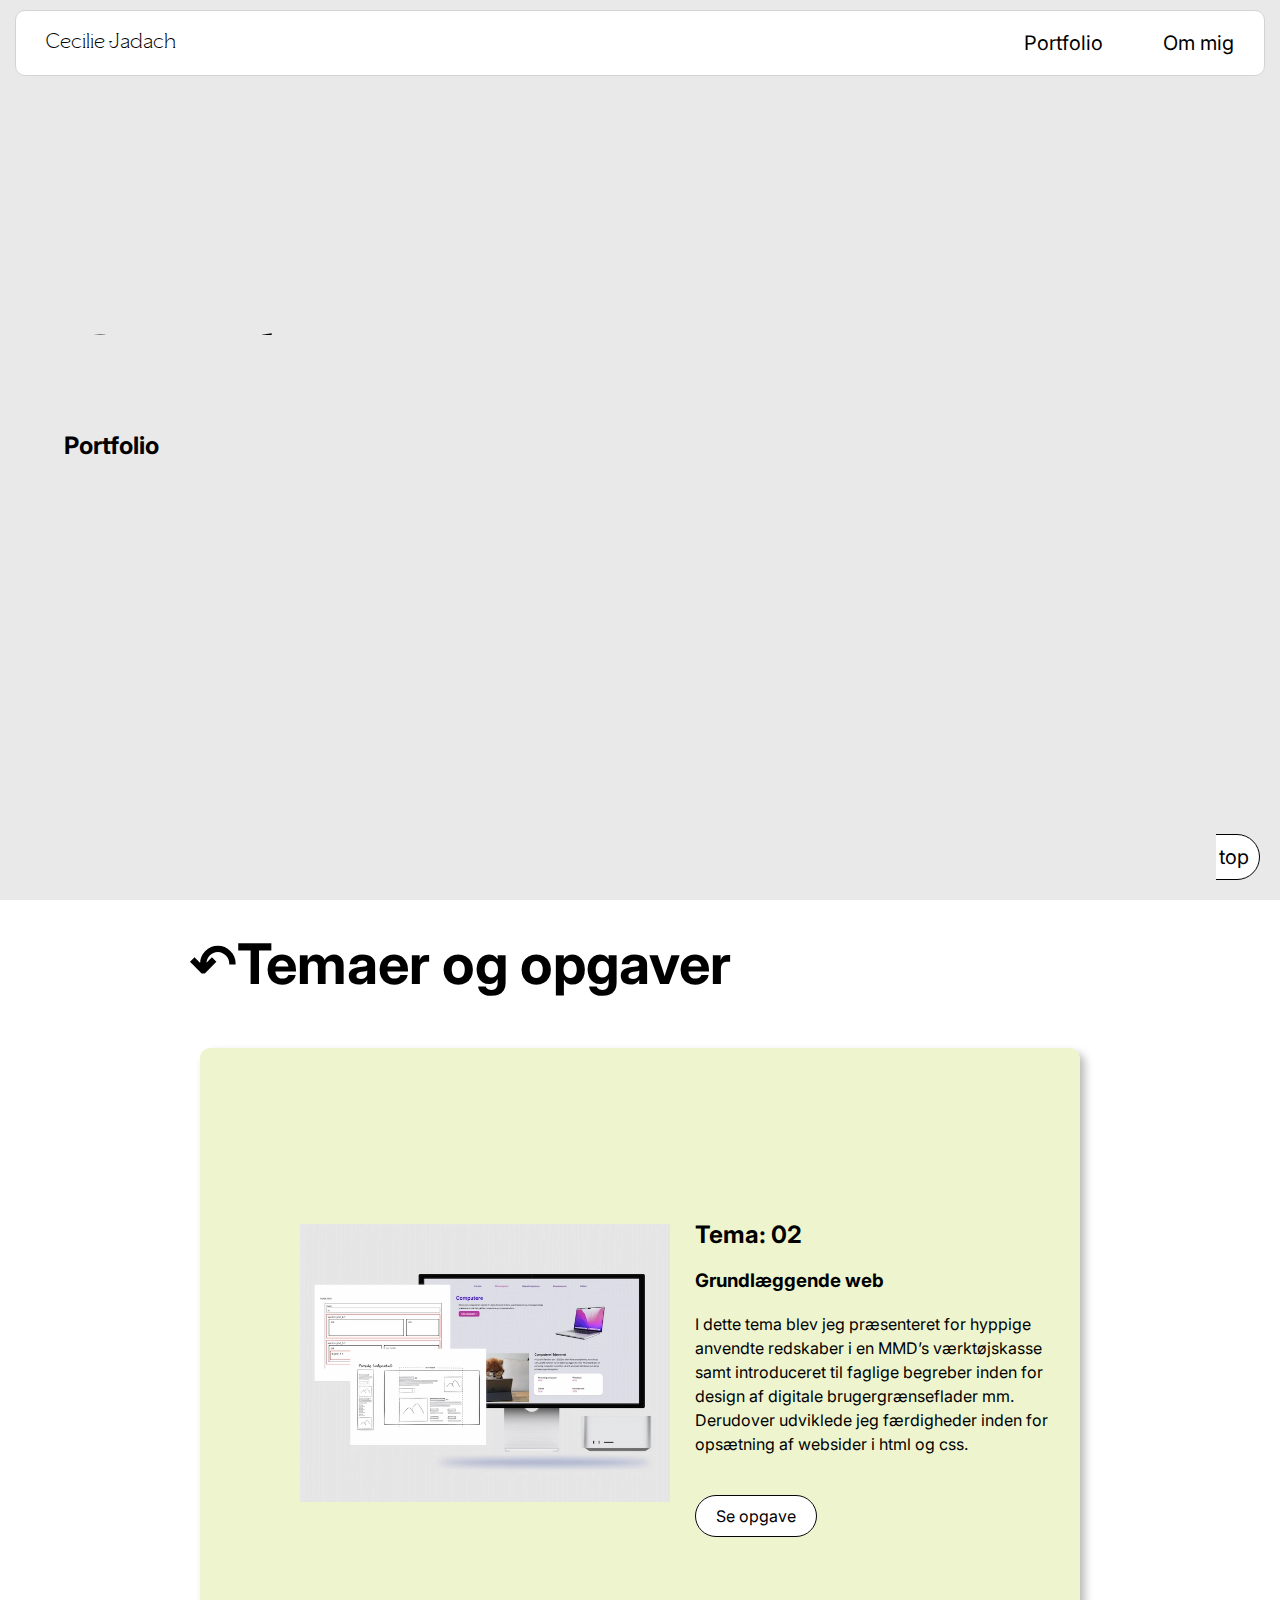
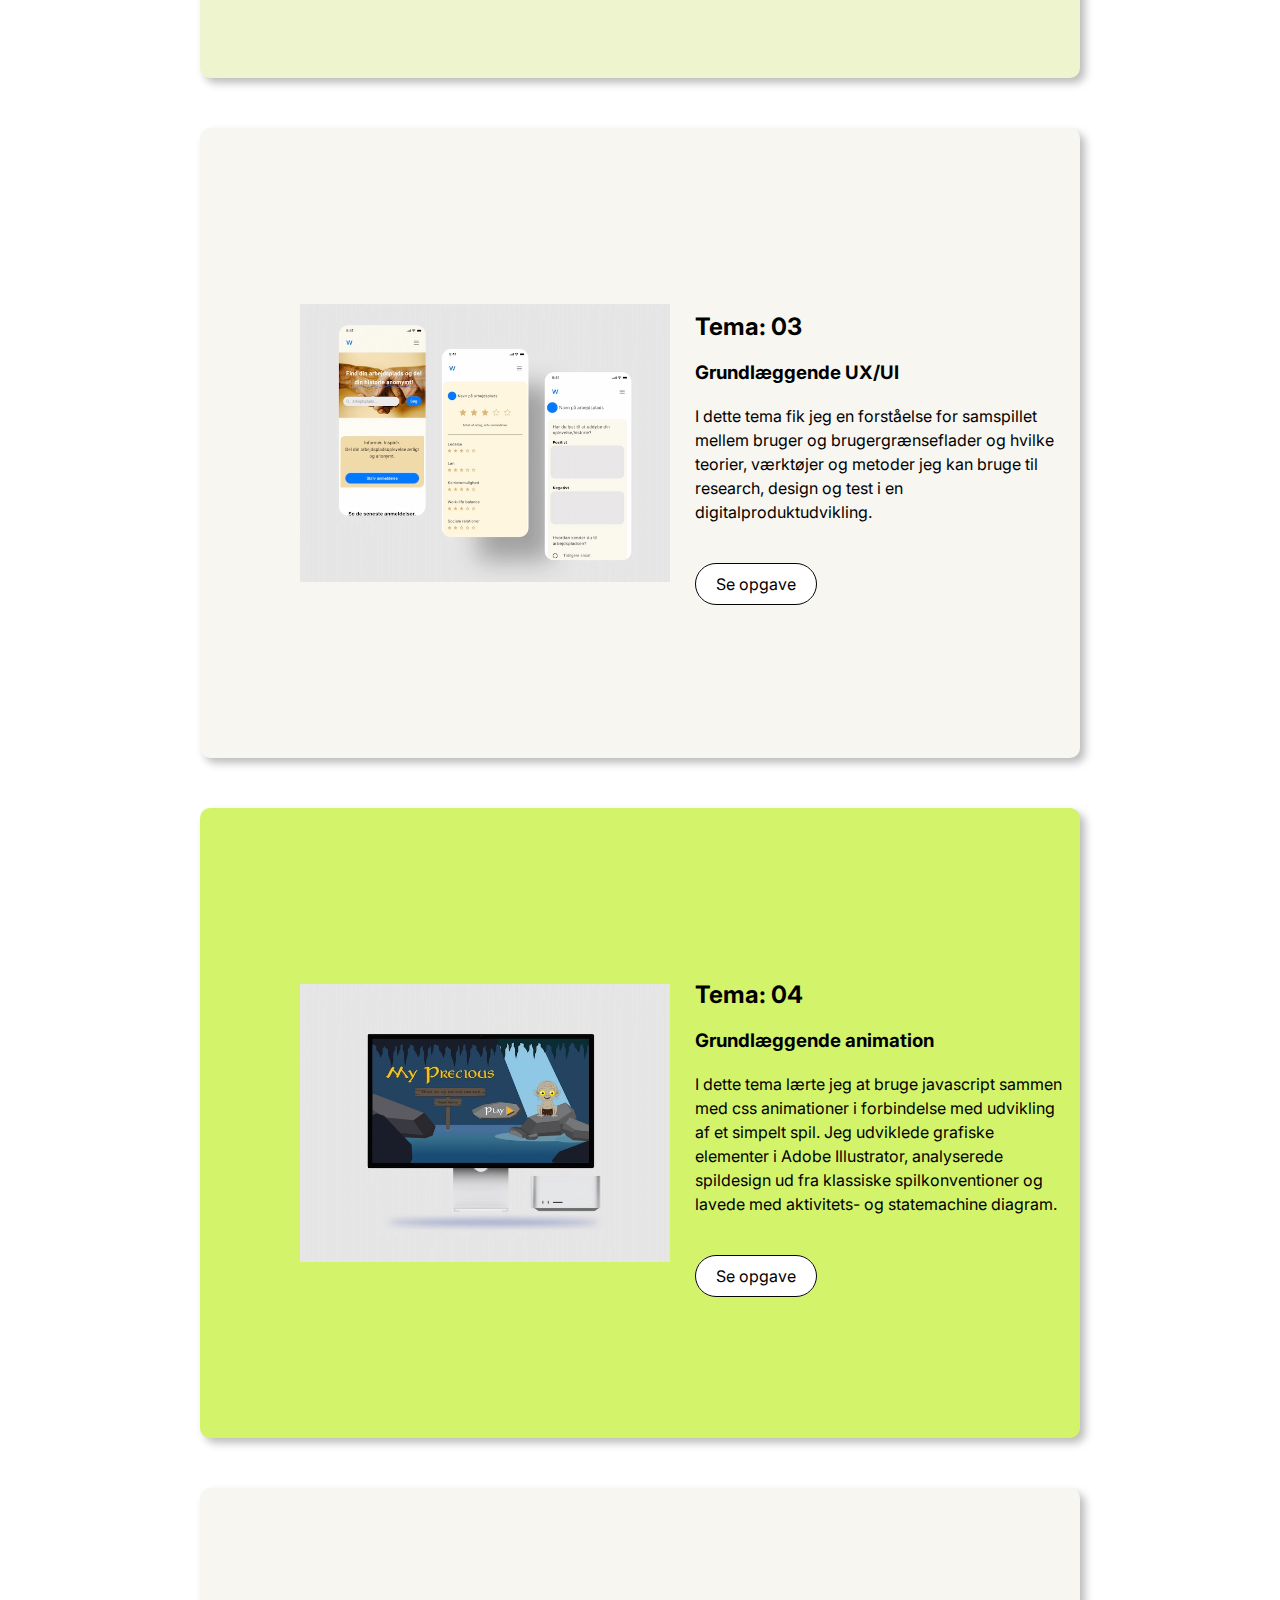
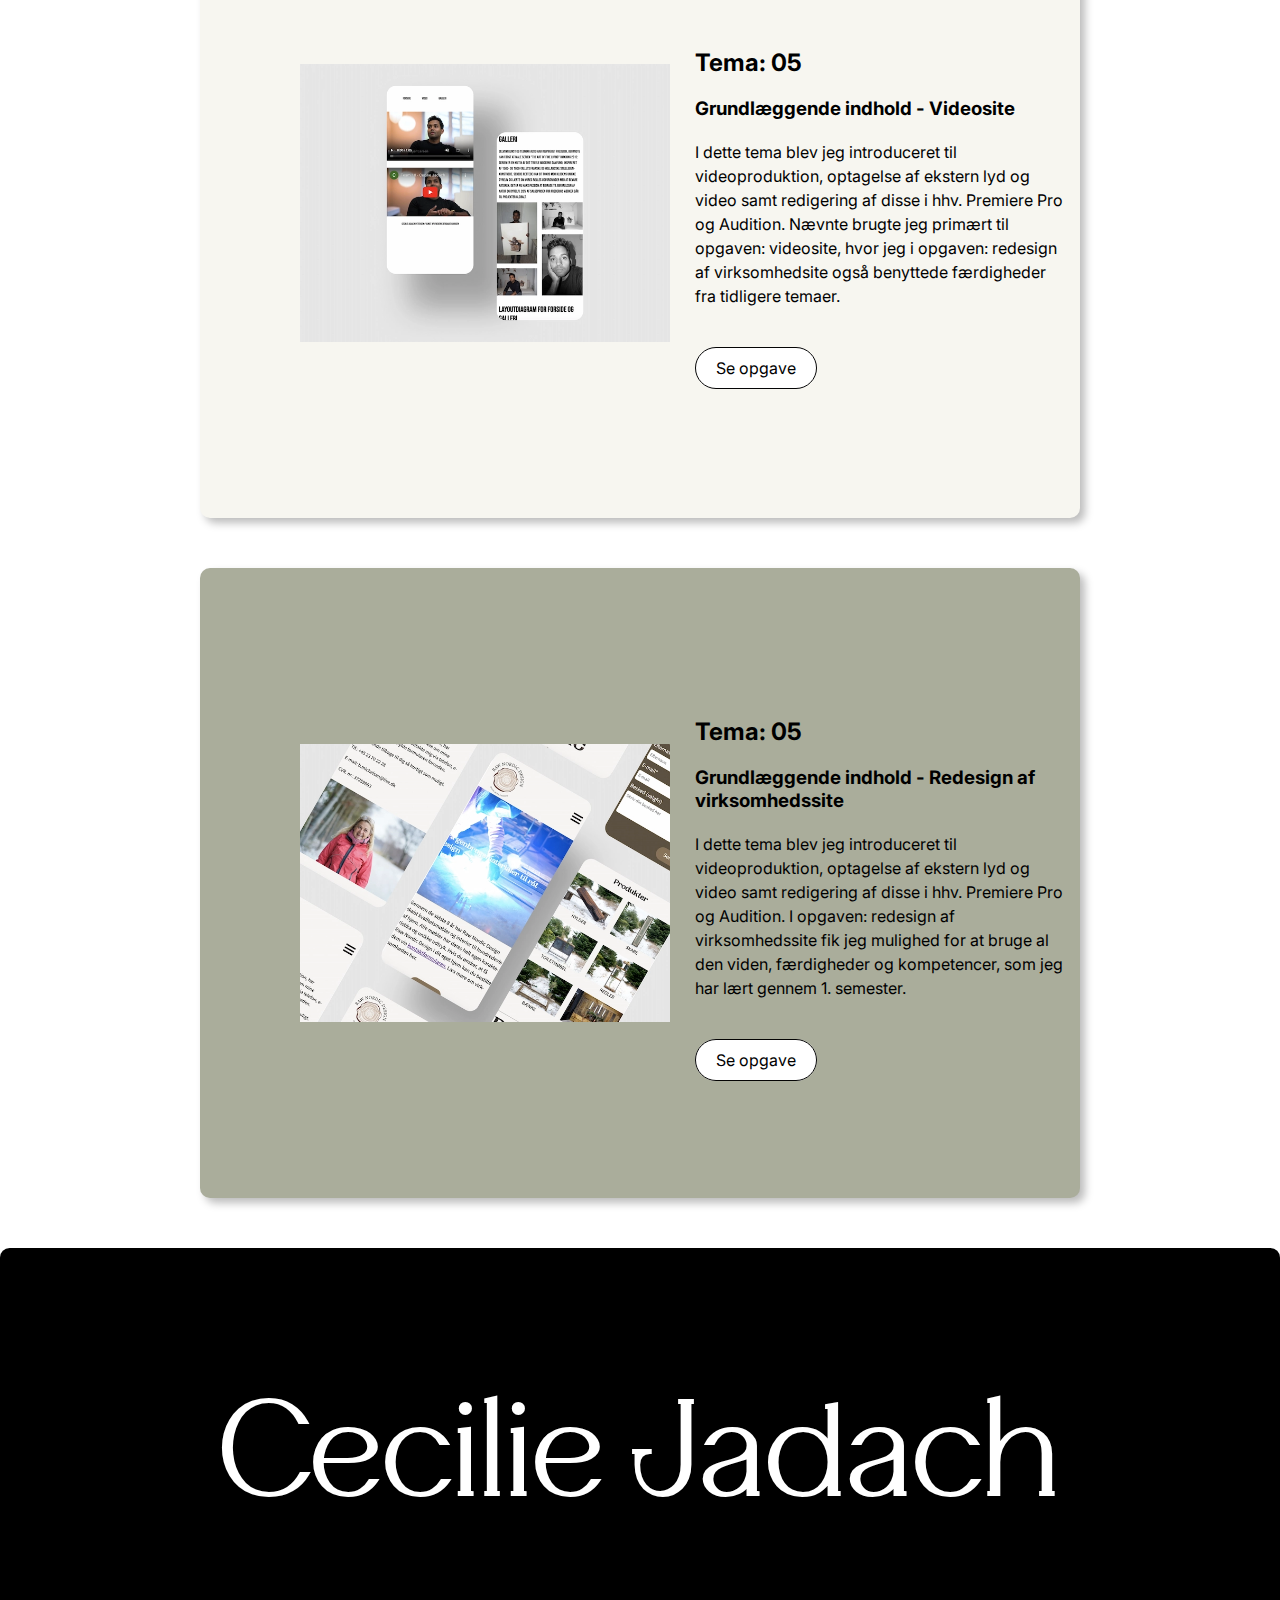
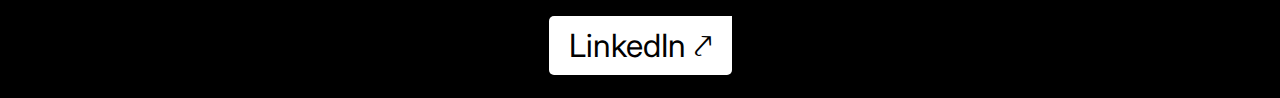
<file: index.html>
<!DOCTYPE html>
<html lang="da">

<head>
    <meta charset="UTF-8">
    <meta name="viewport" content="width=device-width, initial-scale=1.0">
    <meta name="robots" content="noindex">
    <meta name="description" content="Udforsk Cecilie Jadachs portefølje som multimediedesignerstuderende.">
    <title>Forside</title>
    <link rel="stylesheet" href="generel.css">
    <link rel="stylesheet" href="layout.css">
    <link rel="preconnect" href="https://fonts.googleapis.com">
    <link rel="preconnect" href="https://fonts.gstatic.com" crossorigin>
    <link href="https://fonts.googleapis.com/css2?family=Inter:wght@300;400;700&display=swap" rel="stylesheet">
    <link rel="apple-touch-icon" sizes="180x180" href="/favicon_io/apple-touch-icon.png">
    <link rel="icon" type="image/png" sizes="32x32" href="/favicon_io/favicon-32x32.png">
    <link rel="icon" type="image/png" sizes="16x16" href="/favicon_io/favicon-16x16.png">
    <link rel="manifest" href="favicon_io/site.webmanifest">
</head>

<body>
    <header>
        <div class="container">
            <a class="logo" href="index.html">Cecilie Jadach</a>
            <nav>
                <a href="portfolio.html">Portfolio</a>
                <a href="om_mig.html">Om mig</a>
            </nav>
            <button class="hamburger">
                <span class="bar"></span>
            </button>
        </div>
    </header>
    <nav class="mobile-nav">
        <a href="portfolio.html">Portfolio</a>
        <a href="om_mig.html">Om mig</a>
    </nav>
    <a id="top"></a>
    <main>
        <section>
            <div class="hero_wrapper">
                <div class="hero-text">
                    <h1>Cecilie Jadach</h1>
                    <h2>Portfolio</h2>
                    <p>Ex-fysioterapeut med
                        passion for webdesign og programmering. Udover at jeg stræber efter at
                        forbedre mine tekniske evner,
                        kan jeg fortælle, at jeg har vundet bronzemedalje i VM i vintersvømning 2023, jeg skriver altid
                        en
                        top-10-to-do liste for det nye år, og jeg gør aldrig noget halvhjertet.</p>
                    <div class="btn-box">
                        <a href="om_mig.html">Læs mere</a>
                        <a href="index.html#portfolio">Scroll &darr; for portfolio</a>
                    </div>
                </div>

                <img src="img/hero_close_up.webp" class="billede" alt="close up portræt" width="300" height="400">


                <span class="billede-hover"></span>
            </div>
        </section>
        <section class="index_portfolio_section">
            <div class="project-headline" id="portfolio">
                <h1>&#8630;Temaer og opgaver</h1>
            </div>
            <div class="project_2">
                <img src="img/web_desktop.webp" alt="02" width="483" height="362">
                <div class="project_content">
                    <h2>Tema: 02</h2>
                    <h3>Grundlæggende web</h3>
                    <p>I dette tema blev jeg præsenteret for hyppige anvendte redskaber i en MMD’s
                        værktøjskasse samt
                        introduceret til faglige begreber inden for design af digitale brugergrænseflader mm.
                        Derudover
                        udviklede jeg færdigheder inden for opsætning af websider i html og css.</p>
                    <a href="grundlaeggende_web.html">Se opgave</a>
                </div>
            </div>
            <div class="project_3">
                <img src="img/ux_ui.webp" alt="03" width="483" height="362">
                <div class="project_content">
                    <h2>Tema: 03</h2>
                    <h3>Grundlæggende UX/UI</h3>
                    <p>I dette tema fik jeg en forståelse for samspillet mellem bruger og brugergrænseflader og
                        hvilke teorier, værktøjer og metoder jeg kan bruge til research, design og test i en
                        digitalproduktudvikling.</p>
                    <a href="grundlaeggende_ux.html">Se opgave</a>
                </div>
            </div>
            <div class="project_4">
                <img src="img/animation_desktop.webp" alt="04" width="483" height="362">
                <div class="project_content">
                    <h2>Tema: 04</h2>
                    <h3>Grundlæggende animation</h3>
                    <p>I dette tema lærte jeg at bruge javascript sammen med css animationer i forbindelse med
                        udvikling af et simpelt spil.
                        Jeg udviklede grafiske elementer i Adobe Illustrator, analyserede spildesign ud
                        fra
                        klassiske spilkonventioner og lavede med aktivitets- og statemachine diagram.</p>
                    <a href="grundlaeggende_animation.html">Se opgave</a>
                </div>
            </div>
            <div class="project_5">
                <img src="img/videosite.webp" alt="05 videosite" width="483" height="362">
                <div class="project_content">
                    <h2>Tema: 05</h2>
                    <h3>Grundlæggende indhold - Videosite</h3>
                    <p>I dette tema blev jeg introduceret til videoproduktion, optagelse af ekstern lyd og video
                        samt
                        redigering af disse i hhv. Premiere Pro og Audition. Nævnte brugte jeg primært til opgaven:
                        videosite, hvor jeg i opgaven: redesign af virksomhedsite også benyttede færdigheder
                        fra
                        tidligere
                        temaer.</p>
                    <a href="videosite.html">Se opgave</a>
                </div>
            </div>
            <div class="project_6">
                <img src="img/redesign.webp" alt="05 redesign" width="483" height="362">
                <div class="project_content">
                    <h2>Tema: 05</h2>
                    <h3>Grundlæggende indhold - Redesign af virksomhedssite</h3>
                    <p>I dette tema blev jeg introduceret til videoproduktion, optagelse af ekstern lyd og video
                        samt
                        redigering af disse i hhv. Premiere Pro og Audition. I opgaven: redesign af virksomhedssite
                        fik jeg mulighed for at bruge al den viden, færdigheder og kompetencer, som jeg har lært
                        gennem 1. semester.</p>
                    <a href="grundlaeggende_indhold_redesign.html">Se opgave</a>
                </div>
            </div>
        </section>
        <a href="#top" id="scrollTopBtn" title="Til toppen">&#8593; Tilbage til top</a>
    </main>
    <footer>
        <section>
            <div class="footer-wrapper">
                <div class="footer-headline">
                    <h1>Cecilie Jadach</h1>
                </div>
                <div class="footer-content">
                    <a href="https://www.linkedin.com/in/cecilie-jadach-petersen-0671b7276/">LinkedIn &#10532;</a>
                </div>
            </div>
        </section>
    </footer>
    <script src="java.js"></script>
</body>

</html>
</file>
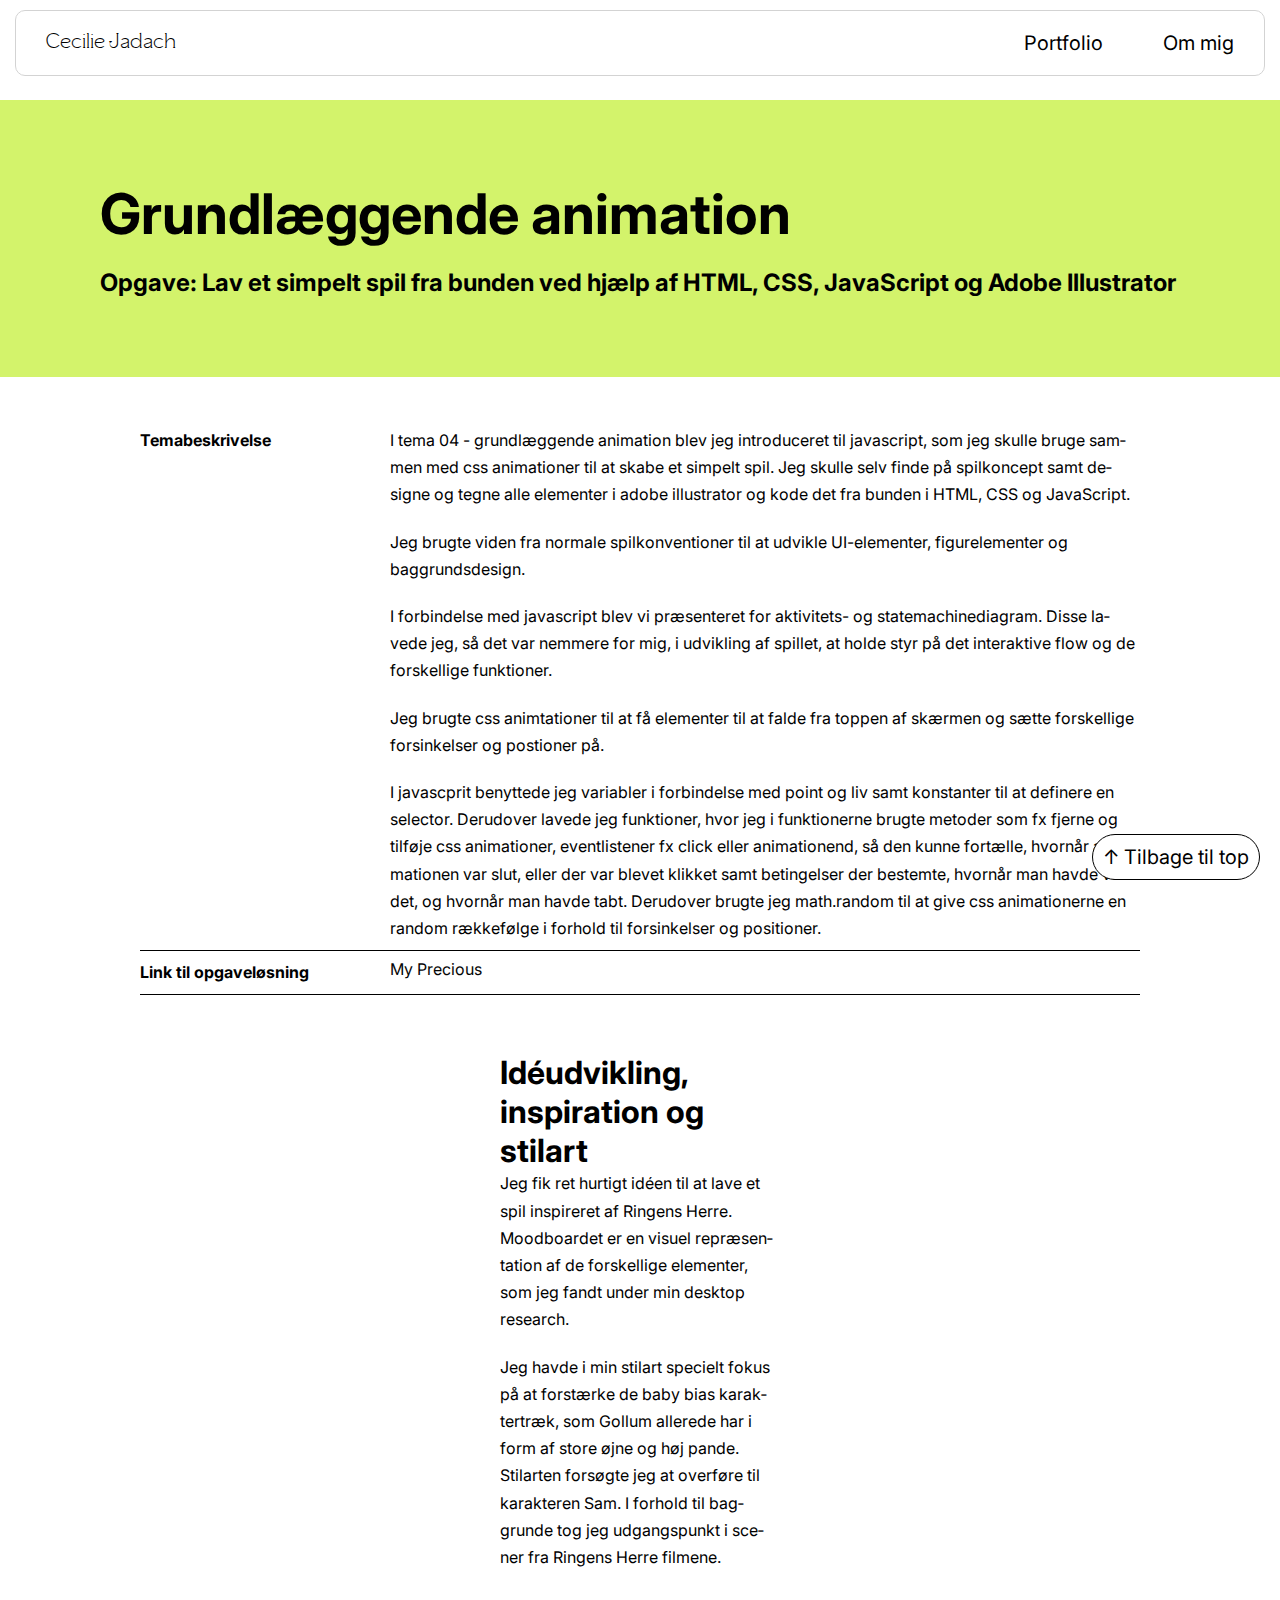
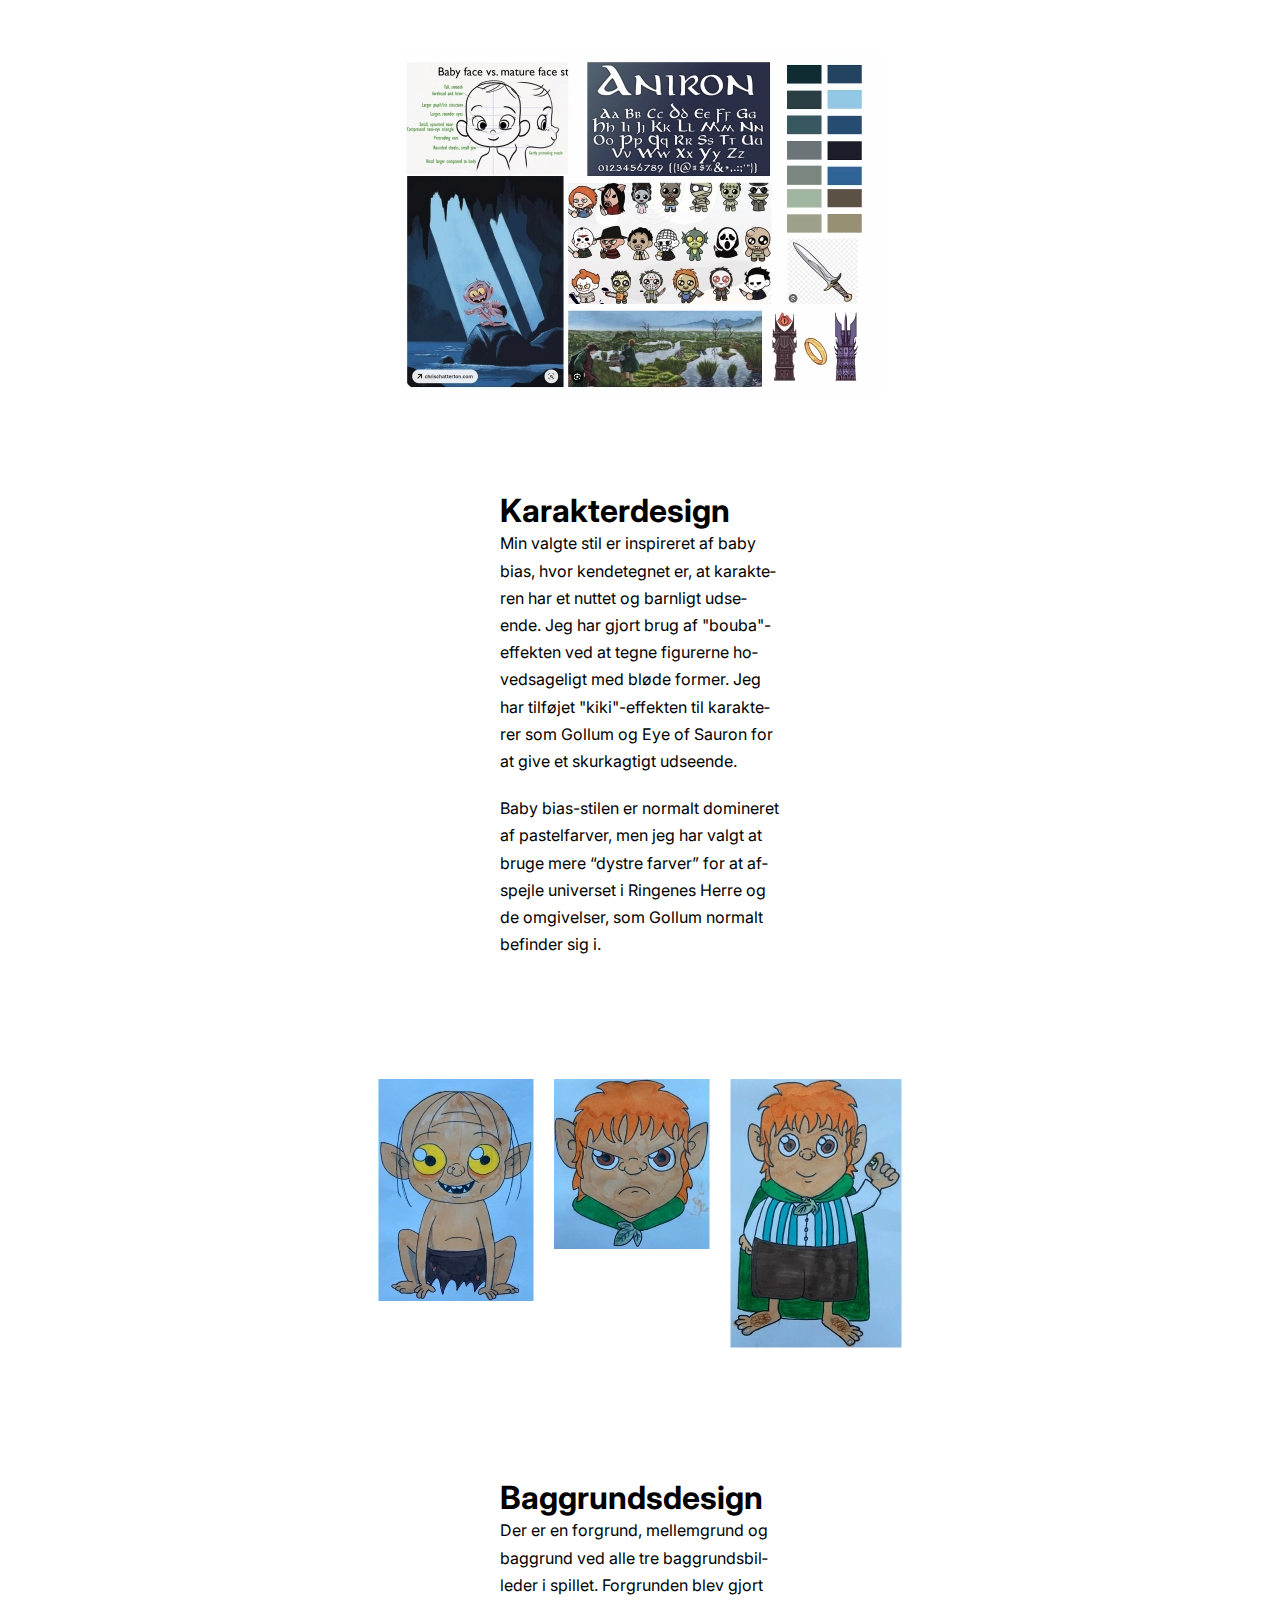
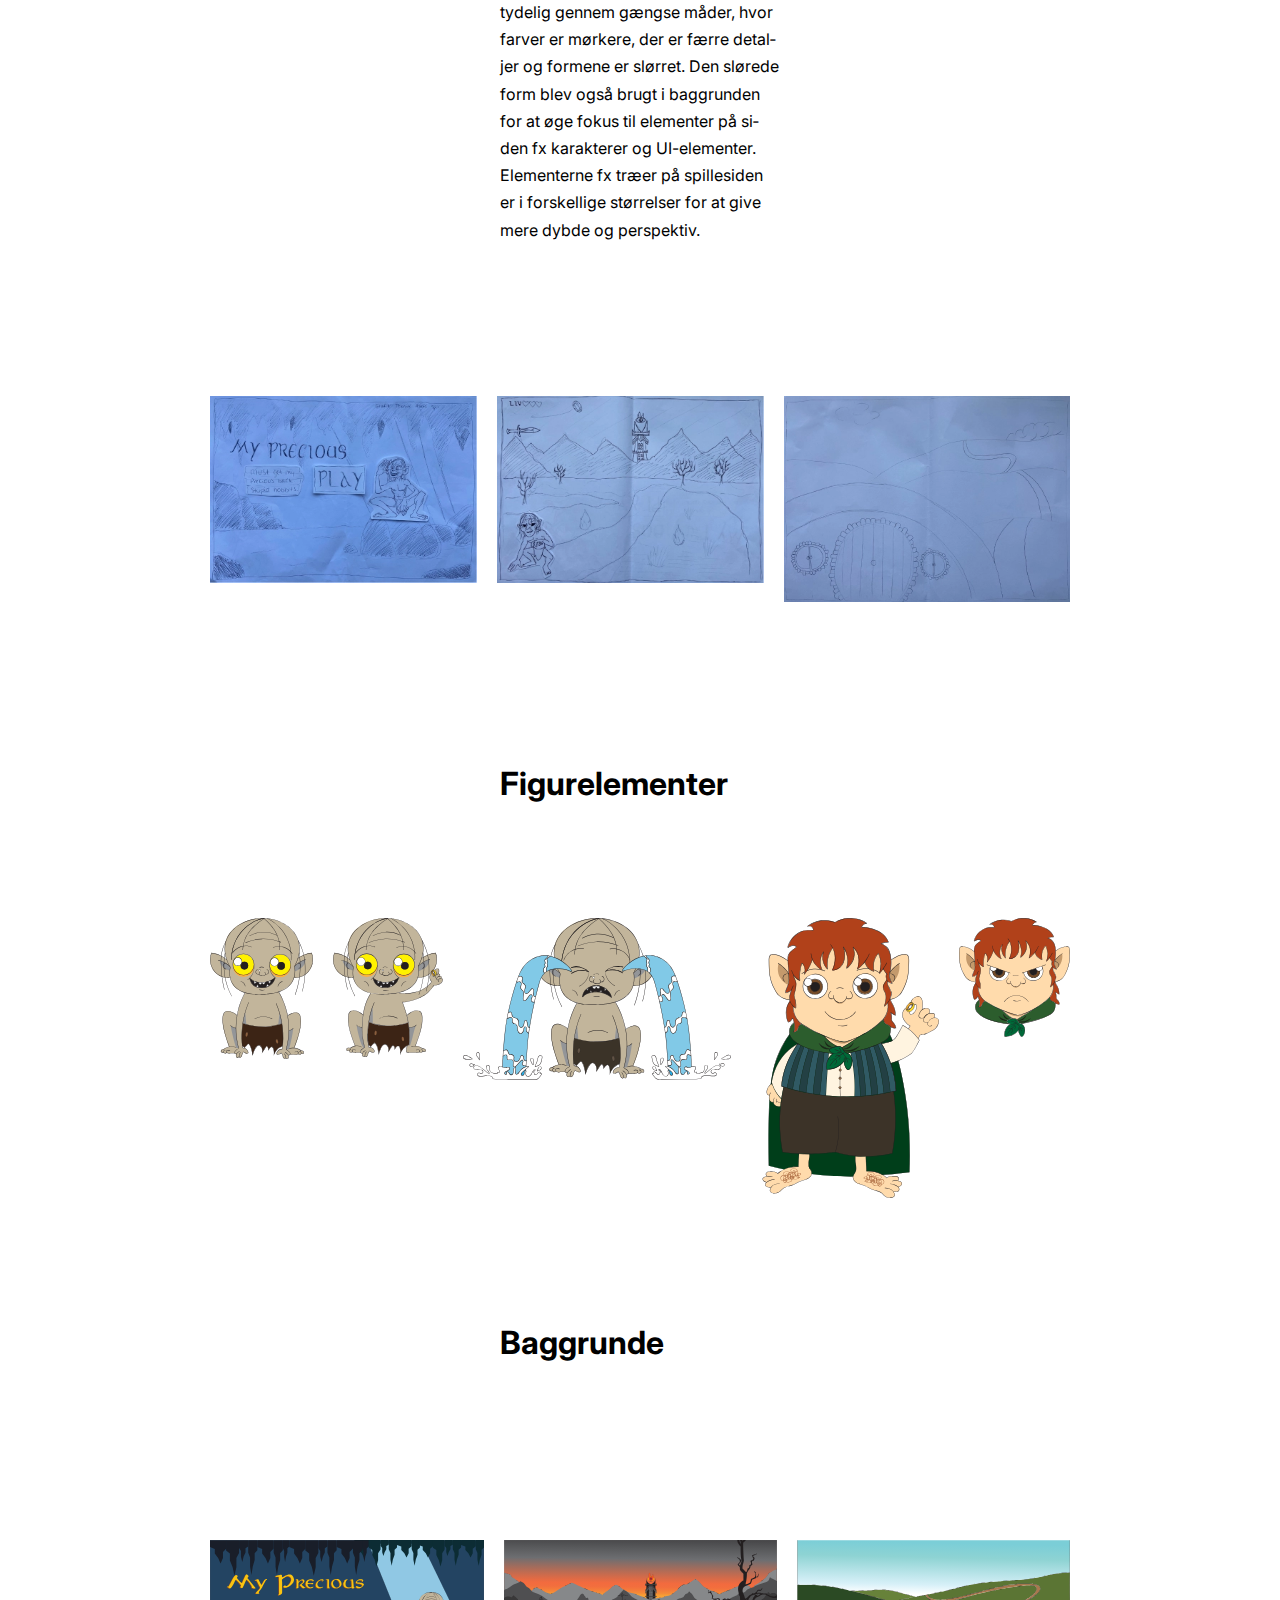
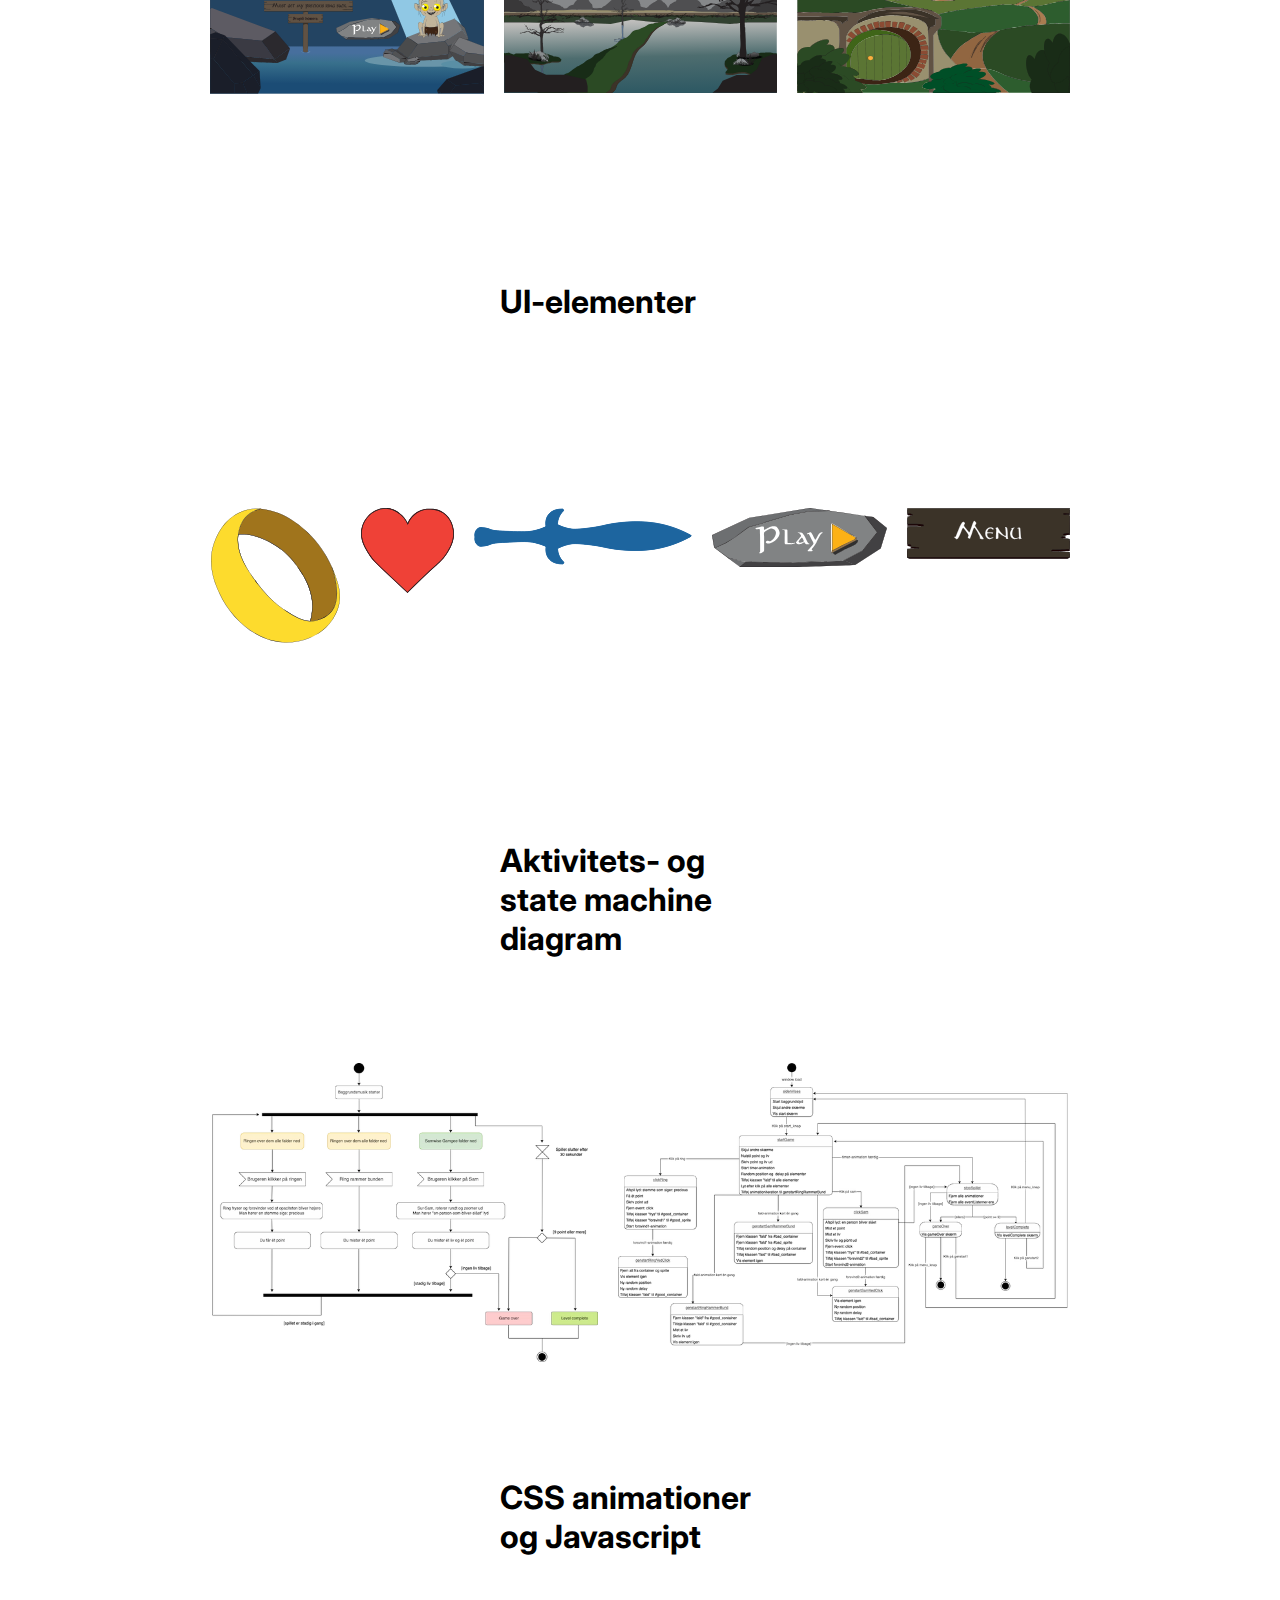
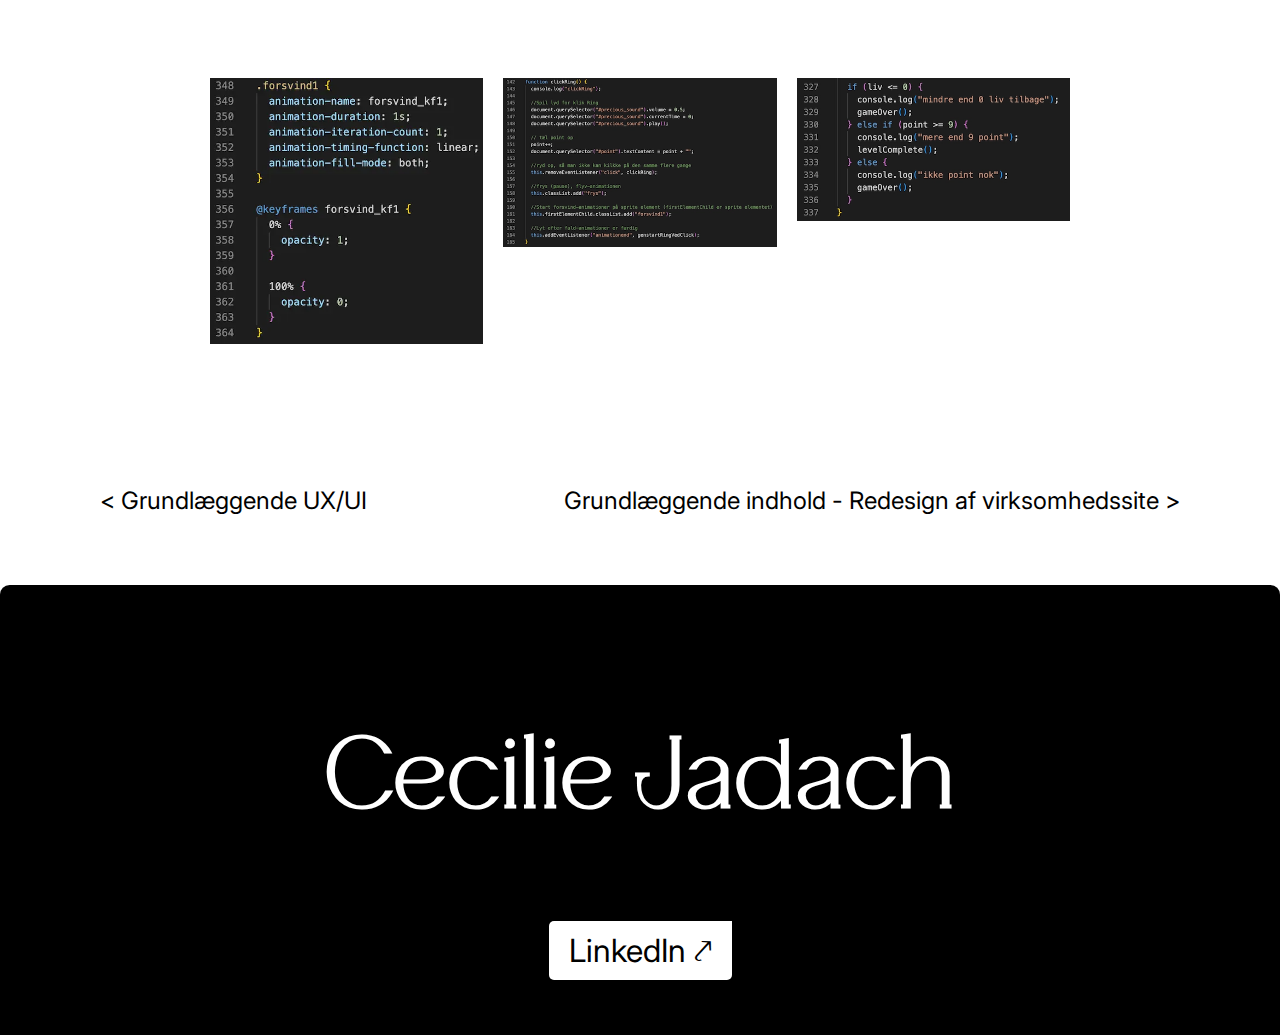
<file: grundlaeggende_animation.html>
<!DOCTYPE html>
<html lang="da">

<head>
    <meta charset="UTF-8">
    <meta name="viewport" content="width=device-width, initial-scale=1.0">
    <meta name="robots" content="noindex">
    <meta name="description" content="Udforsk Cecilie Jadachs portefølje som multimediedesignerstuderende.">
    <title>Grundlæggende animation</title>
    <link rel="stylesheet" href="generel.css">
    <link rel="stylesheet" href="layout.css">
    <link rel="preconnect" href="https://fonts.googleapis.com">
    <link rel="preconnect" href="https://fonts.gstatic.com" crossorigin>
    <link href="https://fonts.googleapis.com/css2?family=Inter:wght@300;400;700&display=swap" rel="stylesheet">
    <link rel="apple-touch-icon" sizes="180x180" href="/favicon_io/apple-touch-icon.png">
    <link rel="icon" type="image/png" sizes="32x32" href="/favicon_io/favicon-32x32.png">
    <link rel="icon" type="image/png" sizes="16x16" href="/favicon_io/favicon-16x16.png">
    <link rel="manifest" href="favicon_io/site.webmanifest">
</head>

<body>
    <header>
        <div class="container">
            <a class="logo" href="index.html">Cecilie Jadach</a>
            <nav>
                <a href="portfolio.html">Portfolio</a>
                <a href="om_mig.html">Om mig</a>
            </nav>
            <button class="hamburger">
                <span class="bar"></span>
            </button>
        </div>
    </header>
    <nav class="mobile-nav">
        <a href="portfolio.html">Portfolio</a>
        <a href="om_mig.html">Om mig</a>
    </nav>
    <a id="top"></a>
    <main>
        <div class="introduktion-wrapper-4" id="web">
            <h1>Grundlæggende animation</h1>
            <h2>Opgave: Lav et simpelt spil fra bunden ved hjælp af HTML, CSS, JavaScript og Adobe Illustrator
            </h2>
        </div>
        <div class="div_flex">
            <div class="row">
                <div class="opgave">
                    <p>Temabeskrivelse</p>
                </div>
                <div>
                    <p>I tema 04 - grundlæggende animation blev jeg introduceret til javascript, som jeg skulle bruge
                        sammen med css
                        animationer
                        til at skabe et simpelt spil. Jeg skulle selv finde på spilkoncept samt designe og tegne alle
                        elementer i
                        adobe
                        illustrator og kode det fra bunden i HTML, CSS og JavaScript.</p><br>
                    <p>Jeg brugte viden fra normale spilkonventioner til at
                        udvikle UI-elementer, figurelementer og baggrundsdesign.</p><br>
                    <p>I forbindelse med javascript blev vi præsenteret for aktivitets-
                        og statemachinediagram. Disse lavede jeg, så det var nemmere for mig, i udvikling af spillet, at
                        holde styr på det interaktive flow og de forskellige funktioner.</p><br>
                    <p>Jeg brugte css animtationer til at få elementer til at falde fra toppen af skærmen og sætte
                        forskellige forsinkelser og postioner på.</p><br>
                    <p>I javascprit benyttede jeg variabler i forbindelse med point og liv samt konstanter til at
                        definere en selector. Derudover lavede jeg funktioner, hvor jeg i funktionerne brugte
                        metoder som fx fjerne og
                        tilføje css animationer, eventlistener fx click eller animationend, så
                        den kunne fortælle, hvornår animationen var slut, eller der var blevet klikket samt betingelser
                        der bestemte, hvornår man havde vundet, og hvornår man havde tabt. Derudover brugte
                        jeg math.random til at give css animationerne en random rækkefølge i forhold til forsinkelser og
                        positioner.</p>
                </div>
            </div>
            <div class="row">
                <div class="opgave">
                    <p>Link til opgaveløsning</p>
                </div>
                <div>
                    <a href="https://ceciliejadach.dk/kea/04_animation/website/index.html">My Precious</a>
                </div>
            </div>
        </div>
        <div class="con_3">
            <h1>Idéudvikling, inspiration og stilart</h1>
            <p>Jeg fik ret hurtigt idéen til at lave et spil inspireret af Ringens Herre.
                Moodboardet er en visuel repræsentation af de forskellige elementer, som jeg fandt
                under min desktop research.</p><br>
            <p>Jeg havde i min stilart specielt fokus på at forstærke de baby bias karaktertræk, som Gollum allerede har
                i
                form af store øjne og høj pande. Stilarten forsøgte jeg at overføre til karakteren Sam. I forhold til
                baggrunde tog jeg udgangspunkt i scener fra Ringens
                Herre
                filmene.
            </p>
        </div>
        <div class="animation-scroll">
            <div class="cards">
                <div class="text_card">
                    <img src="img/animation/animation_moodboard.webp" alt="moodboard" width="483" height="344">
                </div>
            </div>
        </div>
        <div class="con_3">
            <h1>Karakterdesign</h1>
            <p>Min valgte stil er inspireret af baby bias, hvor kendetegnet er, at karakteren har et nuttet og barnligt
                udseende. Jeg har gjort brug af
                "bouba"-effekten
                ved at tegne figurerne hovedsageligt med bløde former. Jeg har
                tilføjet "kiki"-effekten til karakterer som Gollum og Eye of Sauron for at give et skurkagtigt udseende.
            </p>
            <br>
            <p>Baby bias-stilen er normalt
                domineret af pastelfarver, men jeg har valgt at bruge mere “dystre
                farver” for at afspejle universet i Ringenes Herre og de omgivelser, som
                Gollum
                normalt befinder sig i.</p>
        </div>
        <div class="animation-scroll">
            <div class="cards">
                <div class="text_card">
                    <img src="img/animation/gollum_skitse.webp" alt="gollum" width="156" height="222">
                </div>
                <div class="text_card">
                    <img src="img/animation/sursam_skitse.webp" alt="Sur sam" width="156" height="170">
                </div>
                <div class="text_card">
                    <img src="img/animation/sam_m_ring_skitse.webp" alt="sam der står med ringen i hånden" width="172"
                        height="269">
                </div>
            </div>
        </div>
        <div class="con_3">
            <h1>Baggrundsdesign</h1>
            <p>Der er en forgrund, mellemgrund og baggrund ved alle tre baggrundsbilleder i
                spillet. Forgrunden blev gjort tydelig gennem gængse måder, hvor farver
                er mørkere, der er færre detaljer og formene er slørret. Den slørede form blev også
                brugt i baggrunden for at øge fokus til elementer på siden fx karakterer og UI-elementer.
                Elementerne fx træer på spillesiden er i forskellige
                størrelser for at give mere dybde og perspektiv.</p>
        </div>
        <div class="animation-scroll">
            <div class="cards">
                <div class="text_card">
                    <img src="img/animation/startskaerm.webp" alt="startskærm" width="303" height="212">
                </div>
                <div class="text_card">
                    <img src="img/animation/spilskaerm.webp" alt="spilskærm" width="303" height="212">
                </div>
                <div class="text_card">
                    <img src="img/animation/slutskaerm.webp" alt="slutskærm" width="324" height="234">
                </div>
            </div>
        </div>
        <div class="con_3">
            <h1>Figurelementer</h1>
        </div>
        <div class="animation-scroll">
            <div class="cards">
                <div class="text_card">
                    <img src="img/animation/svg/gollum.svg" alt="gollum svg" width="118" height="162">
                </div>
                <div class="text_card">
                    <img src="img/animation/svg/gollum_m_ring.svg" alt="gollum med ring svg" width="125" height="160">
                </div>
                <div class="text_card">
                    <img src="img/animation/svg/sad_gollum.svg" alt="gollum som er ked af det svg" width="306"
                        height="186">
                </div>
                <div class="text_card">
                    <img src="img/animation/svg/sam_m_ring.svg" alt="sam med ringen i hånden svg" width="215"
                        height="320">
                </div>
                <div class="text_card">
                    <img src="img/animation/svg/angry_sam.svg" alt="sur sam svg" width="127" height="137">
                </div>
            </div>
        </div>
        <div class="con_3">
            <h1>Baggrunde</h1>
        </div>
        <div class="animation-scroll">
            <div class="cards">
                <div class="text_card">
                    <img src="img/animation/svg/start_screen.svg" alt="startskærm svg" width="311" height="175">
                </div>
                <div class="text_card">
                    <img src="img/animation/svg/spilskaerm_u_figur.svg" alt="spilskærm svg" width="310" height="174">
                </div>
                <div class="text_card">
                    <img src="img/animation/svg/slutskaerm.svg" alt="slutskærm svg" width="310" height="174">
                </div>
            </div>
        </div>
        <div class="con_3">
            <h1>UI-elementer</h1>
        </div>
        <div class="animation-scroll">
            <div class="cards">
                <div class="text_card">
                    <img src="img/animation/svg/ring.svg" alt="ring svg" width="149" height="154">
                </div>
                <div class="text_card">
                    <img src="img/animation/svg/fyldt_hjerte.svg" alt="fyldt hjerte svg" width="106" height="97">
                </div>
                <div class="text_card">
                    <img src="img/animation/svg/fyldt_svaerd.svg" alt="fyldt sværd svg" width="250" height="64">
                </div>
                <div class="text_card">
                    <img src="img/animation/svg/stor_play_knap.svg" alt="stor play knap svg" width="199" height="67">
                </div>
                <div class="text_card">
                    <img src="img/animation/svg/menu_button.svg" alt="menu knap svg" width="186" height="58">
                </div>
            </div>
        </div>
        <div class="con_3">
            <h1>Aktivitets- og state machine diagram</h1>
        </div>
        <div class="animation-scroll">
            <div class="cards">
                <div class="text_card">
                    <img src="img/animation/aktivitetsdiagram2.webp" alt="aktivitetsdiagram" width="439" height="339">
                </div>
                <div class="text_card">
                    <img src="img/animation/state_machine_diagram.webp" alt="state machine diagram" width="512"
                        height="320">
                </div>
            </div>
        </div>
        <div class="con_3">
            <h1>CSS animationer og Javascript</h1>
        </div>
        <div class="animation-scroll">
            <div class="cards">
                <div class="text_card">
                    <img src="img/animation/css_animation.webp" alt="css animation" width="310" height="302">
                </div>
                <div class="text_card">
                    <img src="img/animation/javascript.webp" alt="javascript" width="310" height="192">
                </div>
                <div class="text_card">
                    <img src="img/animation/javascript_betingelser.webp" alt="javascript betingelser" width="310"
                        height="163">
                </div>
            </div>
        </div>
        <div class="div_links">
            <a href="grundlaeggende_ux.html"> &lt; Grundlæggende UX/UI</a>
            <a href="grundlaeggende_indhold_redesign.html">Grundlæggende indhold - Redesign af virksomhedssite &gt;</a>
        </div>
        <a href="#top" id="scrollTopBtn" title="Til toppen">&#8593; Tilbage til top</a>
    </main>
    <footer>
        <section>
            <div class="footer-wrapper">
                <div class="footer-headline">
                    <h2>Cecilie Jadach</h2>
                </div>
                <div class="footer-content">
                    <a href="https://www.linkedin.com/in/cecilie-jadach-petersen-0671b7276/">LinkedIn &#10532;</a>
                </div>
            </div>
        </section>
    </footer>
    <script src="java.js"></script>
</body>

</html>
</file>
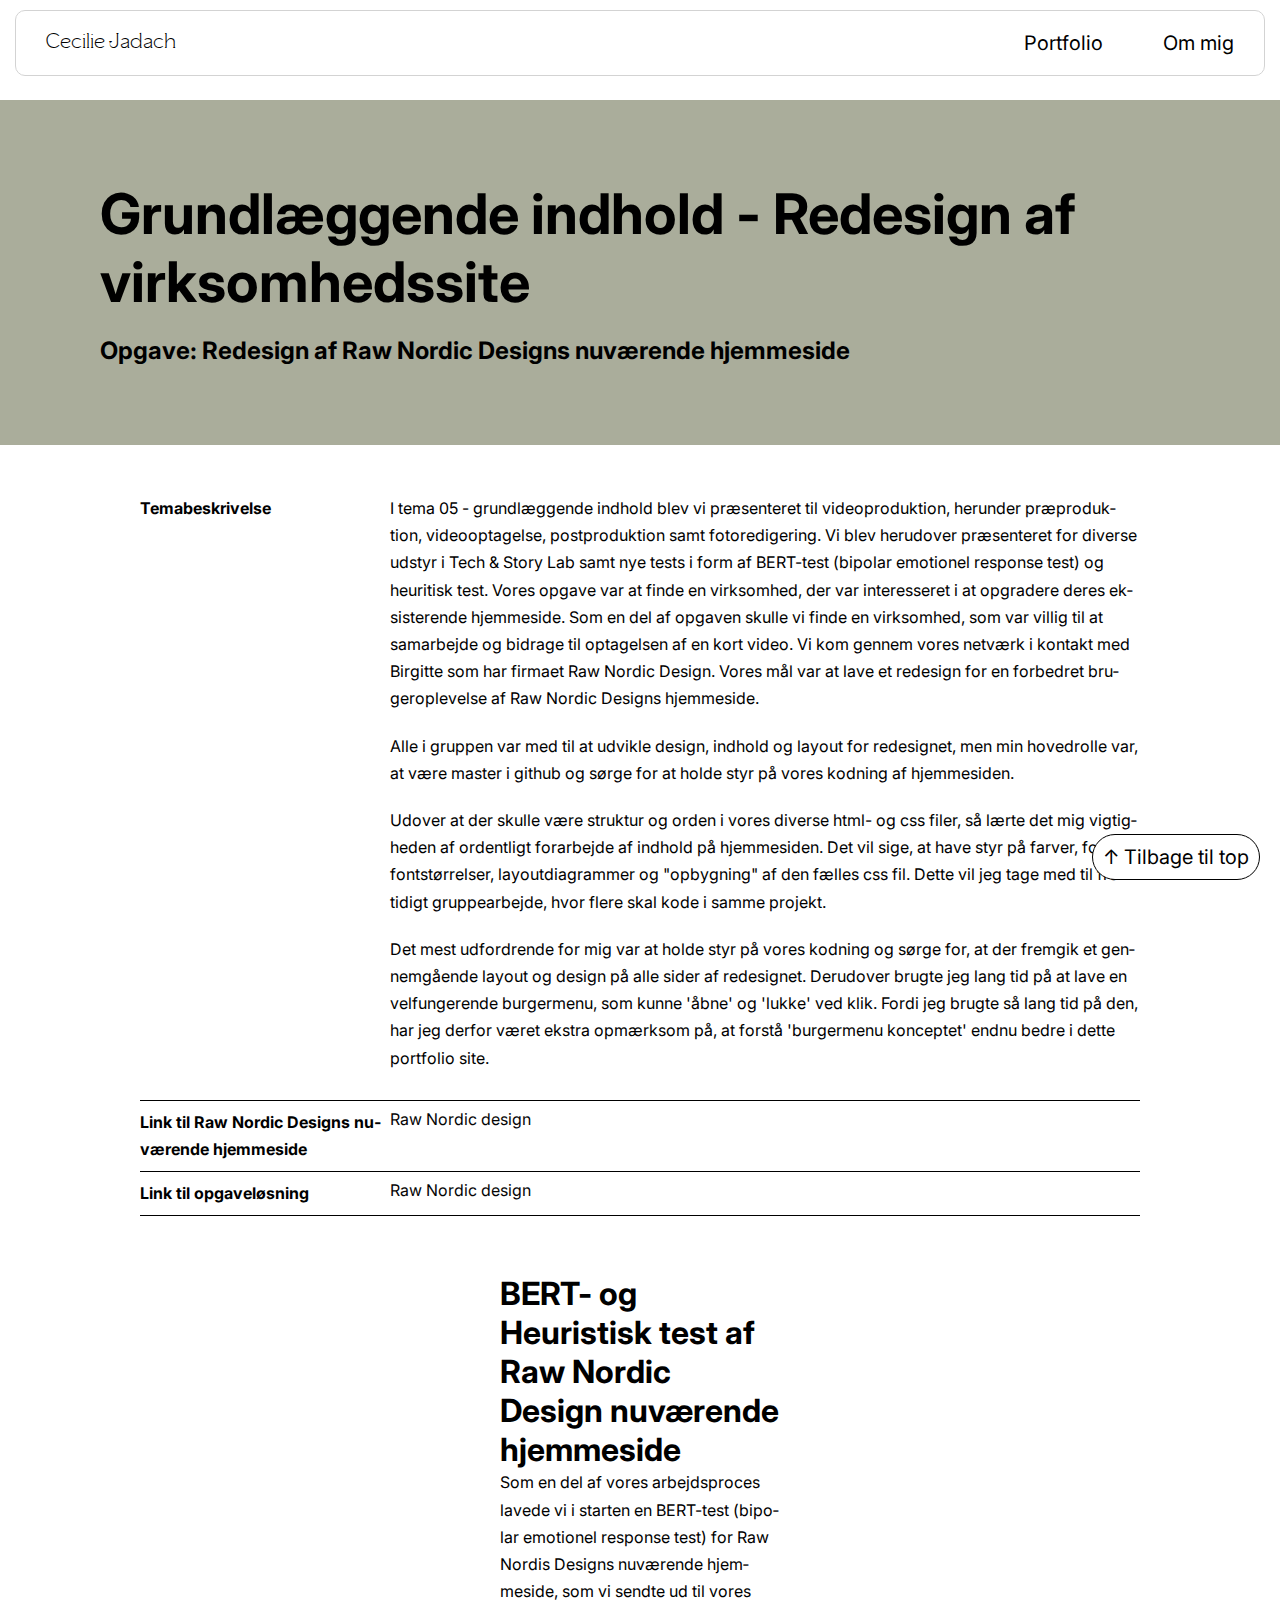
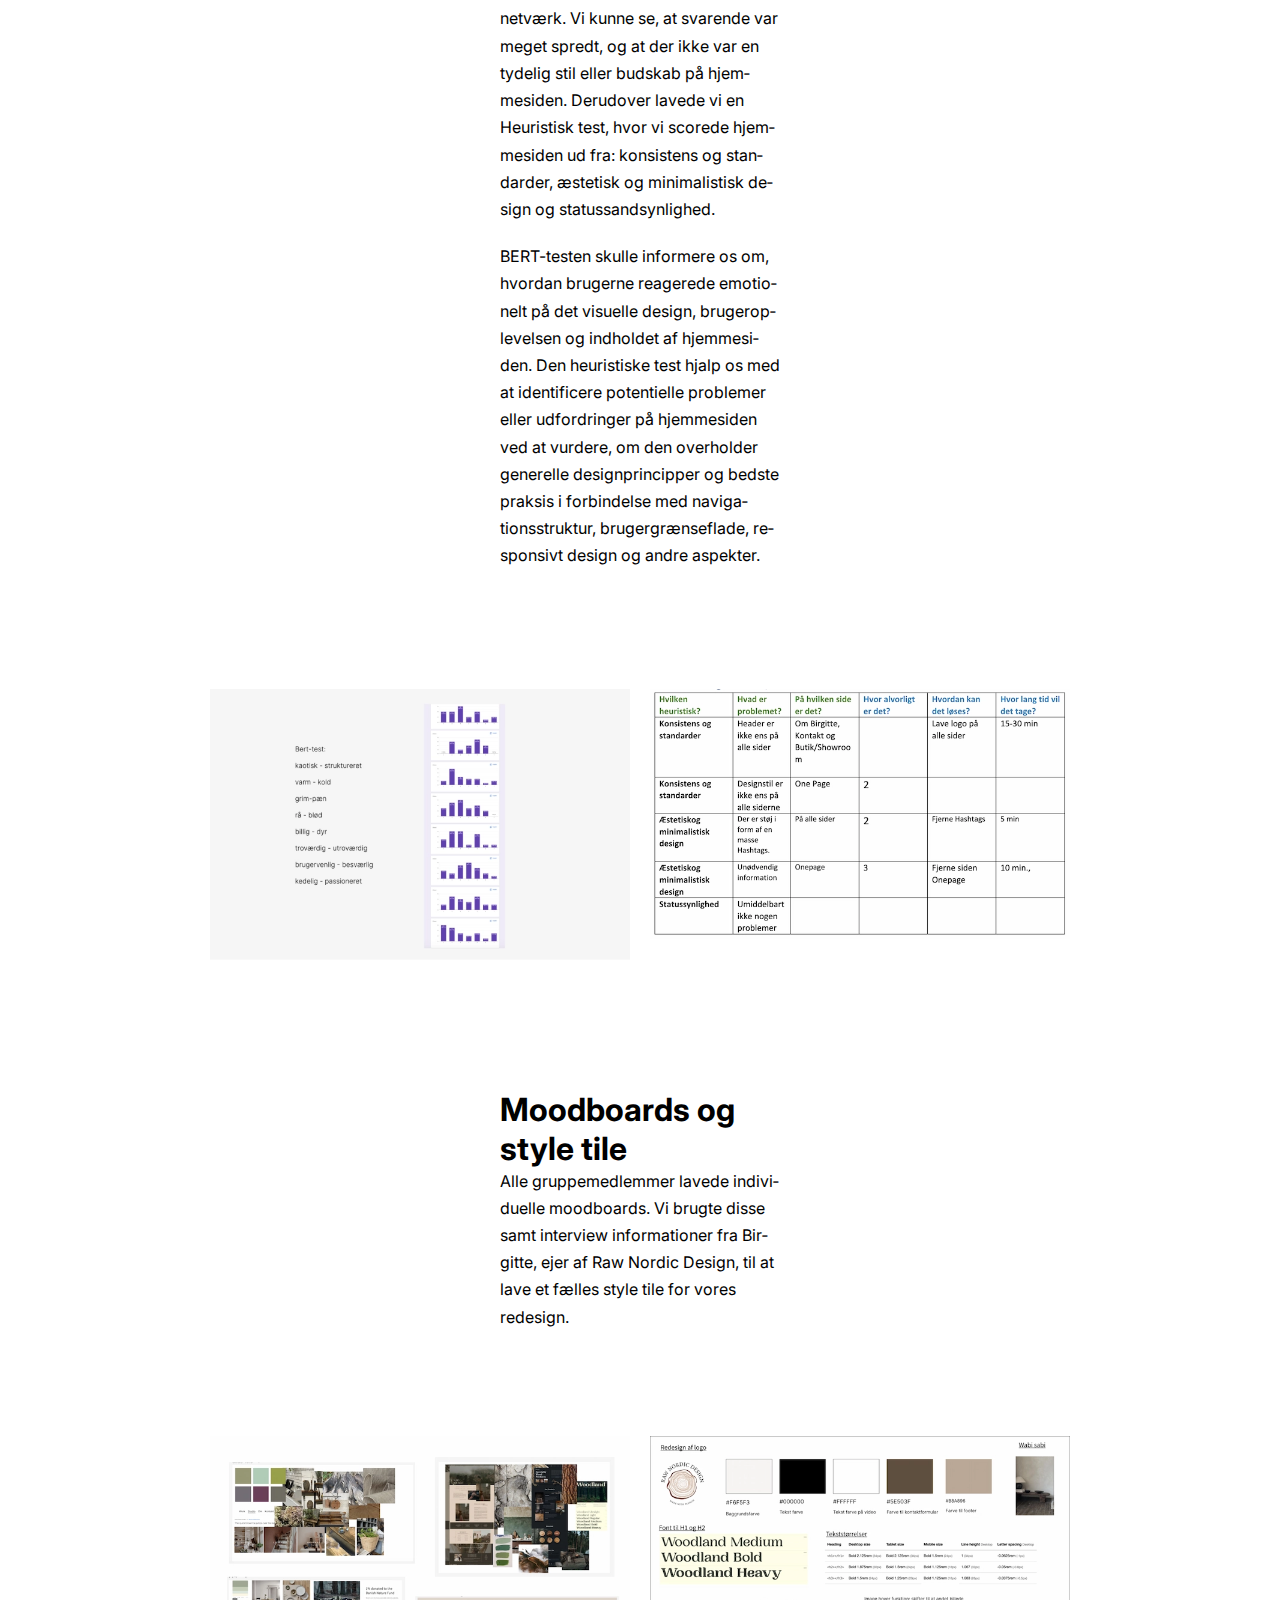
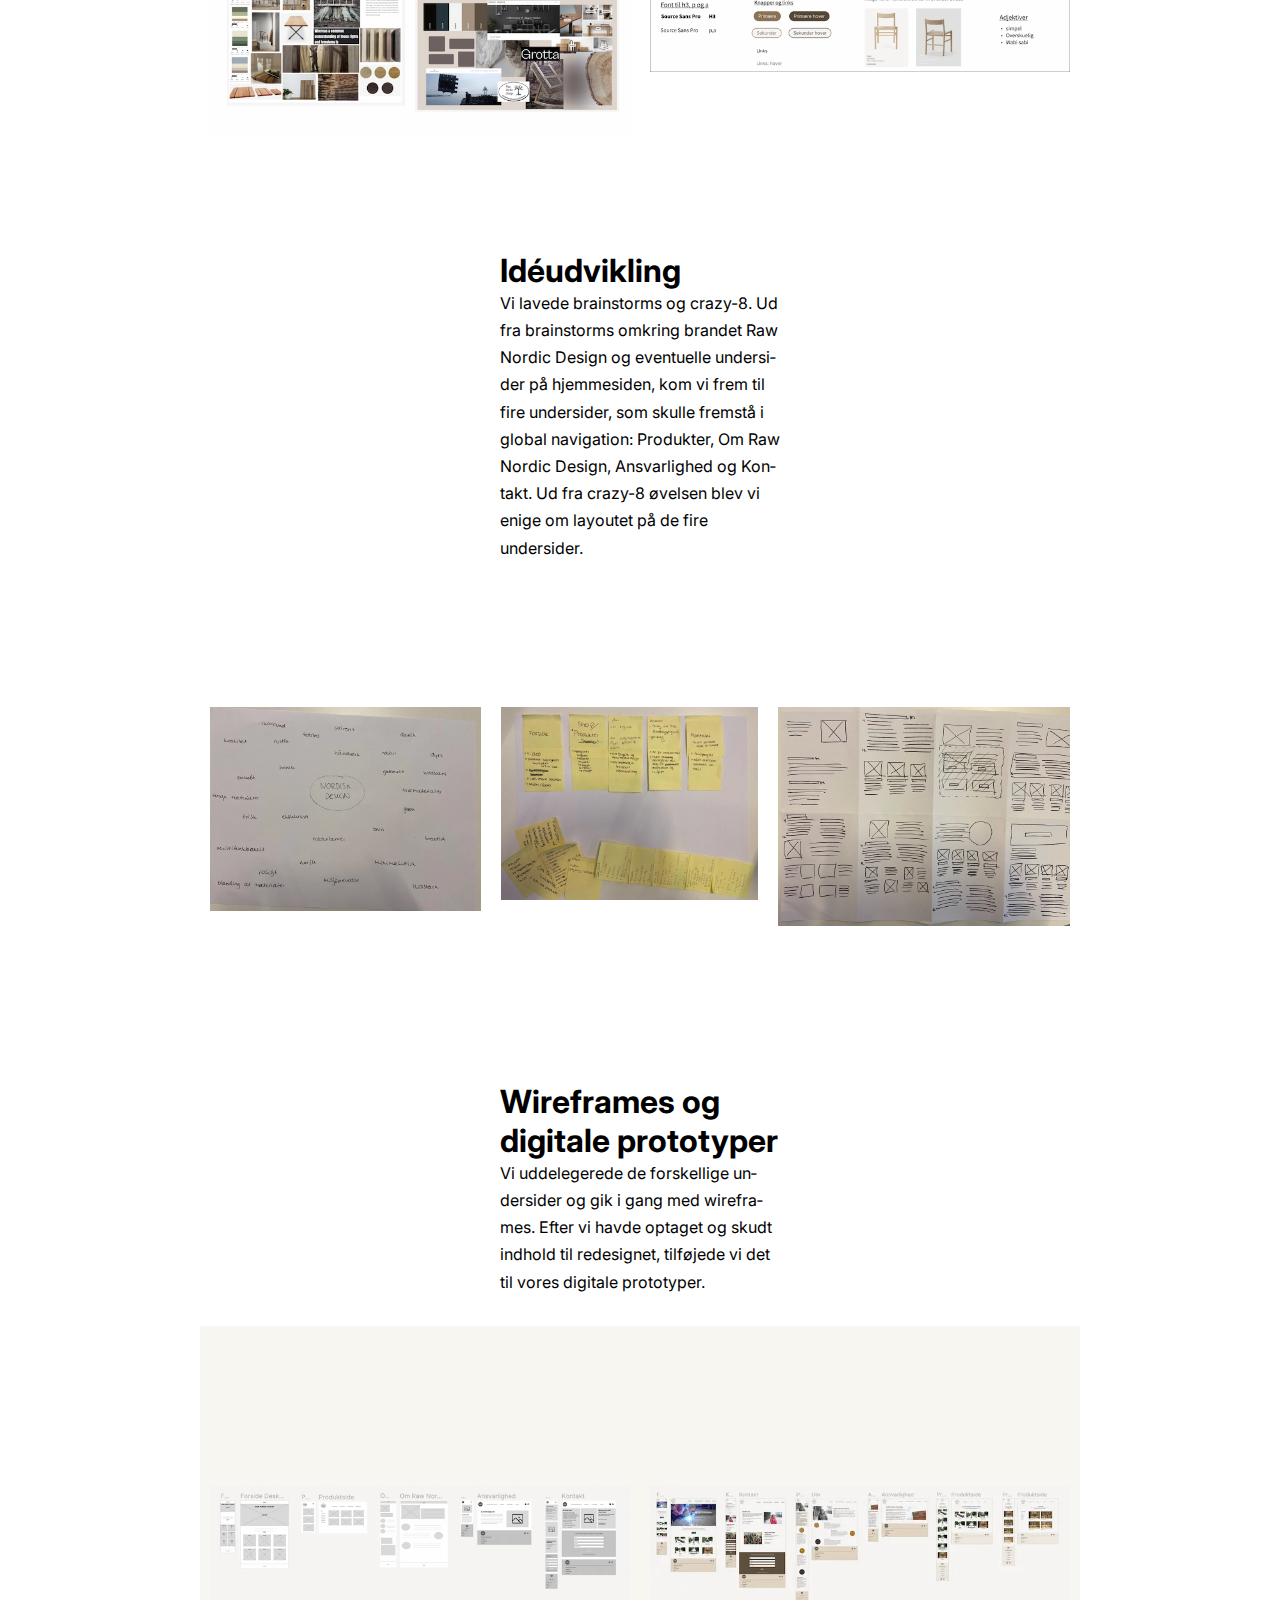
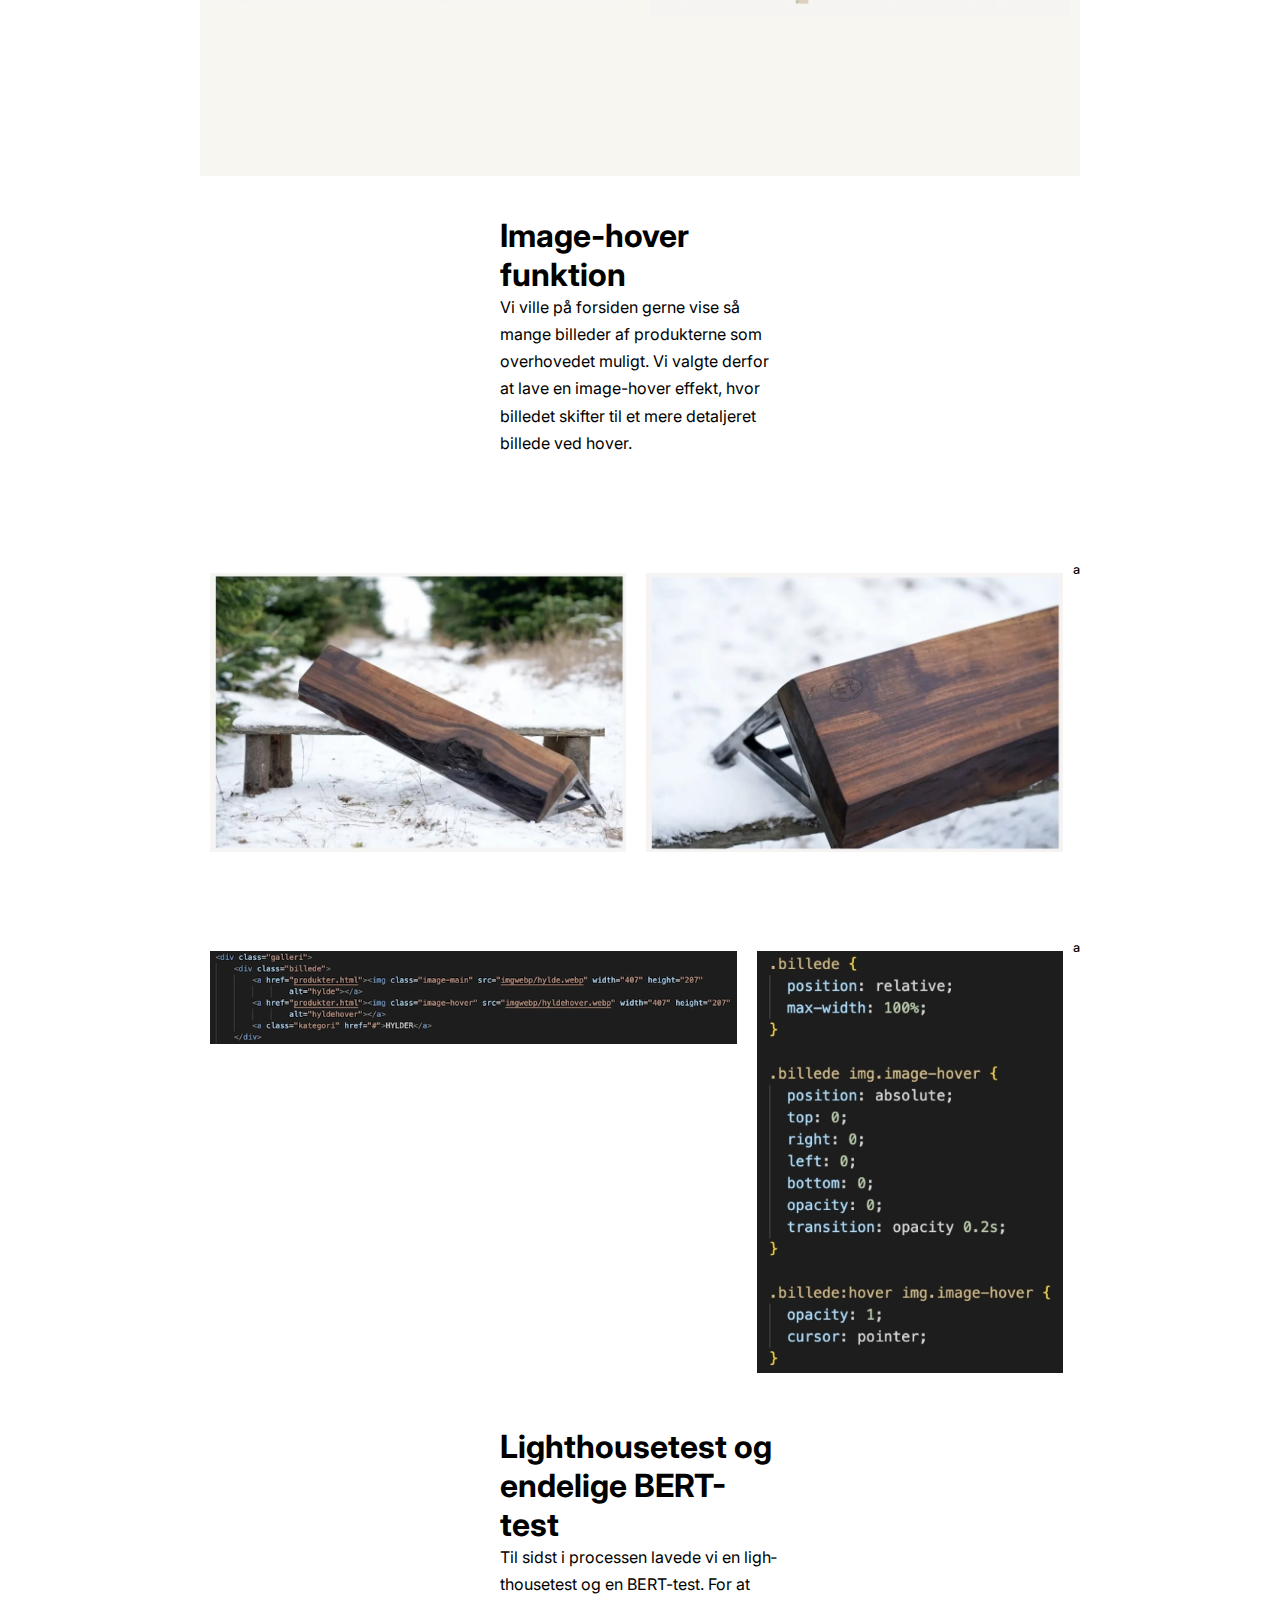
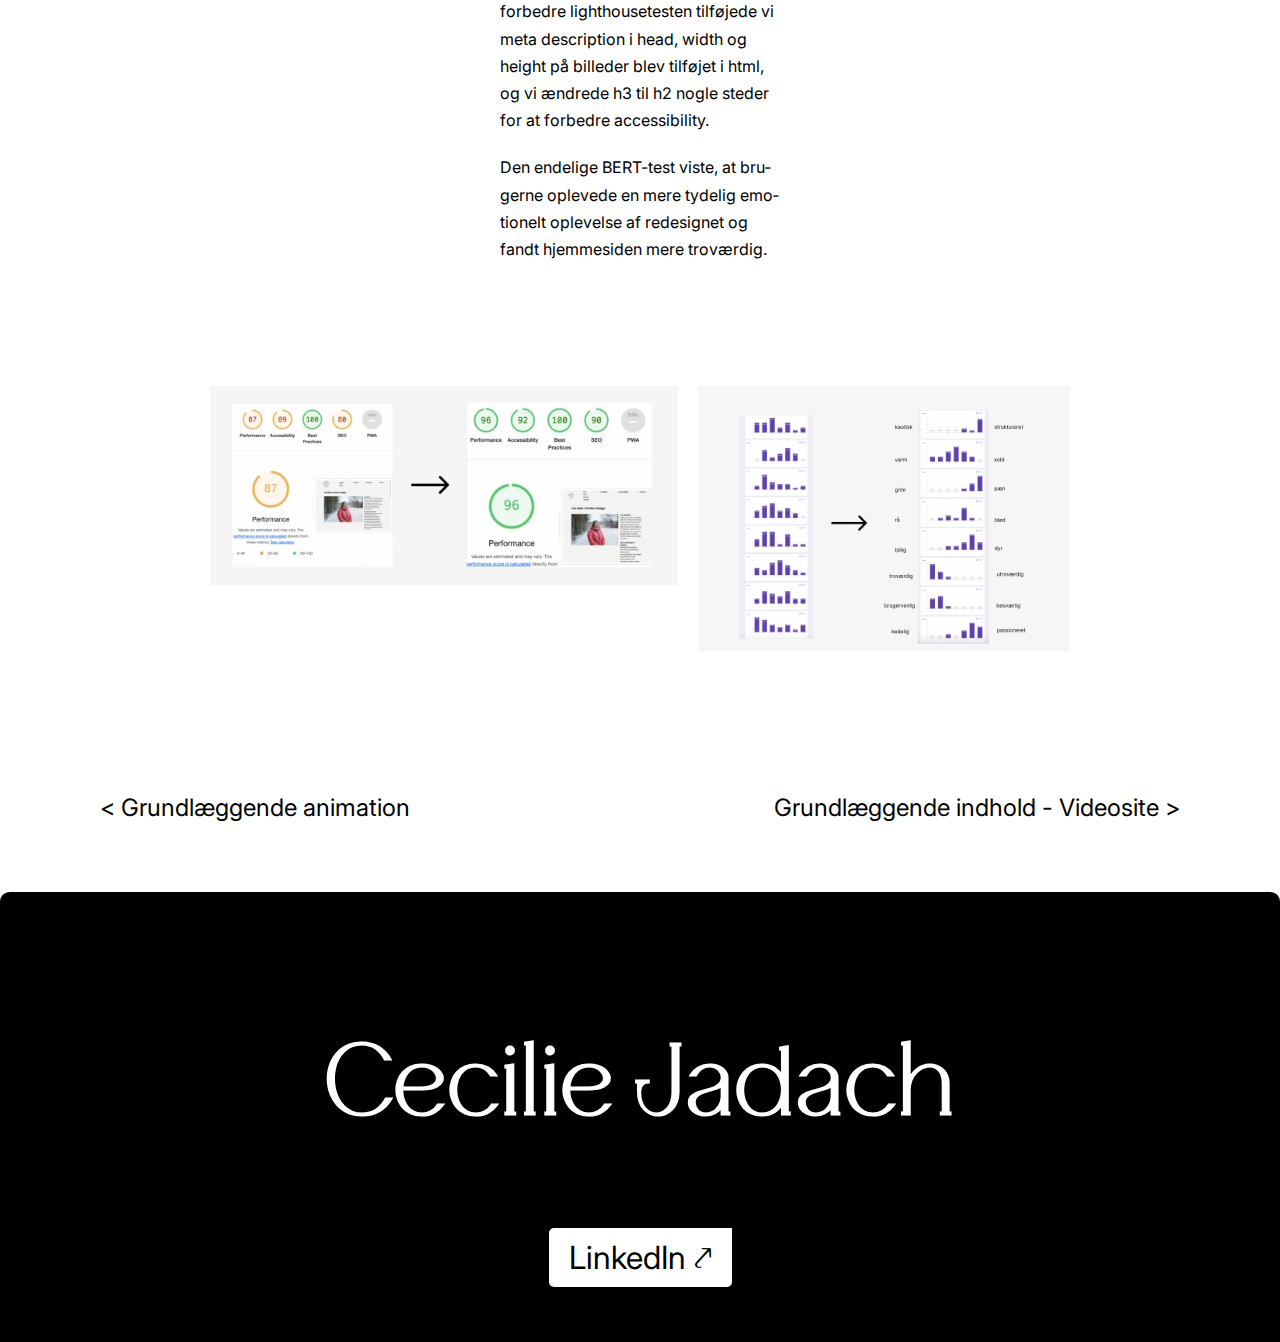
<file: grundlaeggende_indhold_redesign.html>
<!DOCTYPE html>
<html lang="da">

<head>
    <meta charset="UTF-8">
    <meta name="viewport" content="width=device-width, initial-scale=1.0">
    <meta name="robots" content="noindex">
    <meta name="description" content="Udforsk Cecilie Jadachs portefølje som multimediedesignerstuderende.">
    <title>Grundlæggende indhold - redesign</title>
    <link rel="stylesheet" href="generel.css">
    <link rel="stylesheet" href="layout.css">
    <link rel="preconnect" href="https://fonts.googleapis.com">
    <link rel="preconnect" href="https://fonts.gstatic.com" crossorigin>
    <link href="https://fonts.googleapis.com/css2?family=Inter:wght@300;400;700&display=swap" rel="stylesheet">
    <link rel="apple-touch-icon" sizes="180x180" href="/favicon_io/apple-touch-icon.png">
    <link rel="icon" type="image/png" sizes="32x32" href="/favicon_io/favicon-32x32.png">
    <link rel="icon" type="image/png" sizes="16x16" href="/favicon_io/favicon-16x16.png">
    <link rel="manifest" href="favicon_io/site.webmanifest">
</head>

<body>
    <header>
        <div class="container">
            <a class="logo" href="index.html">Cecilie Jadach</a>
            <nav>
                <a href="portfolio.html">Portfolio</a>
                <a href="om_mig.html">Om mig</a>
            </nav>
            <button class="hamburger">
                <span class="bar"></span>
            </button>
        </div>
    </header>
    <nav class="mobile-nav">
        <a href="portfolio.html">Portfolio</a>
        <a href="om_mig.html">Om mig</a>
    </nav>
    <a id="top"></a>
    <main>
        <div class="introduktion-wrapper-5" id="web">
            <h1>Grundlæggende indhold - Redesign af virksomhedssite</h1>
            <h2>Opgave: Redesign af Raw Nordic Designs nuværende hjemmeside</h2>
        </div>
        <div class="div_flex">
            <div class="row">
                <div class="opgave">
                    <p>Temabeskrivelse</p>
                </div>
                <div>
                    <p>I tema 05 - grundlæggende indhold blev vi præsenteret til videoproduktion, herunder
                        præproduktion,
                        videooptagelse, postproduktion samt fotoredigering. Vi blev herudover præsenteret for diverse
                        udstyr i Tech &
                        Story Lab samt nye tests i form af BERT-test (bipolar emotionel response test) og heuritisk
                        test.
                        Vores opgave var at finde en virksomhed, der var interesseret i at opgradere deres eksisterende
                        hjemmeside. Som en del af opgaven skulle vi finde en virksomhed, som var villig til at
                        samarbejde og bidrage til
                        optagelsen af en kort video. Vi kom gennem vores netværk i kontakt med Birgitte som har firmaet
                        Raw Nordic Design. Vores mål var at lave et redesign
                        for en forbedret brugeroplevelse af Raw Nordic Designs hjemmeside. </p><br>
                    <p>Alle i gruppen var med til at udvikle design, indhold og layout for redesignet, men min
                        hovedrolle var, at være master i github og sørge for at holde styr på vores kodning af
                        hjemmesiden.</p><br>
                    <p>Udover at der skulle være struktur og orden i vores diverse html- og css filer, så lærte det mig
                        vigtigheden af ordentligt forarbejde af indhold på hjemmesiden. Det vil sige, at have styr på
                        farver, font, fontstørrelser, layoutdiagrammer og "opbygning" af den fælles css fil. Dette vil
                        jeg tage med til fremtidigt gruppearbejde, hvor flere skal kode i samme projekt.</p><br>
                    <p>Det mest udfordrende for mig var at holde styr på vores kodning og sørge for, at der fremgik et
                        gennemgående
                        layout og design på alle sider af redesignet. Derudover brugte jeg lang tid på at lave en
                        velfungerende burgermenu, som kunne 'åbne' og 'lukke' ved klik. Fordi jeg brugte så lang tid på
                        den, har jeg derfor været ekstra opmærksom på, at forstå 'burgermenu konceptet' endnu bedre i
                        dette portfolio site.</p><br>
                </div>
            </div>
            <div class="row">
                <div class="opgave">
                    <p>Link til Raw Nordic Designs nuværende hjemmeside</p>
                </div>
                <div>
                    <a href="https://www.raw-nordic-design.com/">Raw Nordic design</a>
                </div>
            </div>
            <div class="row">
                <div class="opgave">
                    <p>Link til opgaveløsning</p>
                </div>
                <div>
                    <a href="https://ceciliejadach.github.io/02_redesign/">Raw Nordic design</a>
                </div>
            </div>
        </div>
        <div class="con_3">
            <h1>BERT- og Heuristisk test af Raw Nordic Design nuværende hjemmeside</h1>
            <p>Som en del af vores arbejdsproces lavede vi i starten en BERT-test (bipolar emotionel response test) for
                Raw Nordis Designs nuværende hjemmeside, som vi sendte ud til vores netværk. Vi kunne se, at svarende
                var meget spredt, og at der ikke var en tydelig stil eller budskab på hjemmesiden.
                Derudover lavede vi en Heuristisk test, hvor vi scorede hjemmesiden ud fra: konsistens og
                standarder, æstetisk og minimalistisk design og statussandsynlighed.</p><br>
            <p>BERT-testen skulle informere os om, hvordan brugerne reagerede emotionelt på det visuelle design,
                brugeroplevelsen og indholdet af hjemmesiden. Den heuristiske test hjalp os med at identificere
                potentielle problemer eller udfordringer på hjemmesiden ved at vurdere, om den overholder generelle
                designprincipper og bedste praksis i forbindelse med navigationsstruktur, brugergrænseflade, responsivt
                design og andre aspekter. </p>

        </div>
        <div class="animation-scroll">
            <div class="cards">
                <div class="text_card">
                    <img src="img/redesign/bert_test_poler.webp" alt="bert test" width="476" height="306">
                </div>
                <div class="text_card">
                    <img src="img/redesign/heuristisk_test.webp" alt="heuristisk test" width="476" height="283">
                </div>
            </div>
        </div>
        <div class="con_3">
            <h1>Moodboards og style tile</h1>
            <p>Alle gruppemedlemmer lavede individuelle moodboards. Vi brugte disse samt interview informationer fra
                Birgitte, ejer af Raw Nordic Design, til at lave et fælles style tile for vores redesign.
            </p>
        </div>
        <div class="animation-scroll">
            <div class="cards">
                <div class="text_card">
                    <img src="img/redesign/moodboards.webp" alt="moodboards" width="476" height="338">
                </div>
                <div class="text_card">
                    <img src="img/redesign/style_tile.webp" alt="style tile" width="476" height="267">
                </div>
            </div>
        </div>
        <div class="con_3">
            <h1>Idéudvikling</h1>
            <p>Vi lavede brainstorms og crazy-8. Ud fra brainstorms omkring brandet Raw Nordic Design og eventuelle
                undersider på hjemmesiden, kom vi frem til fire undersider, som skulle fremstå i global navigation:
                Produkter, Om Raw Nordic Design, Ansvarlighed og Kontakt. Ud
                fra crazy-8 øvelsen blev vi enige om layoutet på de fire undersider.
            </p>
        </div>
        <div class="animation-scroll">
            <div class="cards">
                <div class="text_card">
                    <img src="img/redesign/brainstorm_brand.webp" alt="brainstorm brand" width="308" height="231">
                </div>
                <div class="text_card">
                    <img src="img/redesign/endelige_kategorier.webp" alt="kategorier" width="292" height="219">
                </div>
                <div class="text_card">
                    <img src="img/redesign/crazy_8.webp" alt="crazy 8" width="331" height="248">
                </div>
            </div>
        </div>
        <div class="con_3">
            <h1>Wireframes og digitale prototyper</h1>
            <p>Vi uddelegerede de forskellige undersider og gik i gang med wireframes. Efter vi havde optaget og
                skudt indhold til redesignet, tilføjede vi det til vores digitale prototyper.</p>
        </div>
        <div class="animation-scroll color">
            <div class="cards">
                <div class="text_card">
                    <img src="img/redesign/wireframes.webp" alt="wireframes" width="331" height="248">
                </div>
                <div class="text_card">
                    <img src="img/redesign/digitale_prototyper.webp" alt="digitale prototyper" width="476" height="147">
                </div>
            </div>
        </div>
        <div class="con_3">
            <h1>Image-hover funktion</h1>
            <p>Vi ville på forsiden gerne vise så mange billeder af produkterne som overhovedet muligt. Vi valgte derfor
                at lave en image-hover effekt, hvor billedet skifter til et mere detaljeret billede ved hover.</p>
        </div>
        <div class="animation-scroll">
            <div class="cards">
                <div class="text_card">
                    <img src="img/redesign/image_hover_no_zoom.webp" alt="image no zoom" width="434" height="291">
                </div>
                <div class="text_card">
                    <img src="img/redesign/image_hover_zoom.webp" alt="image zoom" width="434" height="291">
                </div>ª
            </div>
        </div>
        <div class="animation-scroll">
            <div class="cards">
                <div class="text_card">
                    <img src="img/redesign/image_hover_html.webp" alt="image hover html" width="597" height="106">
                </div>
                <div class="text_card">
                    <img src="img/redesign/image_hover_css.webp" alt="image hover css" width="347" height="479">
                </div>ª
            </div>
        </div>
        <div class="con_3">
            <h1>Lighthousetest og endelige BERT-test</h1>
            <p>Til sidst i processen lavede vi en lighthousetest og en BERT-test. For at forbedre lighthousetesten
                tilføjede vi meta description i head, width og height på billeder blev tilføjet i html, og vi ændrede h3
                til h2 nogle steder for at forbedre accessibility.
            </p><br>
            <p>Den endelige BERT-test viste, at brugerne oplevede en mere tydelig emotionelt oplevelse af
                redesignet og fandt hjemmesiden mere troværdig.</p>
        </div>
        <div class="animation-scroll">
            <div class="cards">
                <div class="text_card">
                    <img src="img/redesign/lighthouse_test.webp" alt="lighthousetest" width="530" height="226">
                </div>
                <div class="text_card">
                    <img src="img/redesign/bert_tests.webp" alt="bert tests" width="421" height="300">
                </div>
            </div>
        </div>
        <div class="div_links">
            <a href="grundlaeggende_animation.html"> &lt; Grundlæggende animation</a>
            <a href="videosite.html">Grundlæggende indhold - Videosite &gt;</a>
        </div>
        <a href="#top" id="scrollTopBtn" title="Til toppen">&#8593; Tilbage til top</a>
    </main>
    <footer>
        <section>
            <div class="footer-wrapper">
                <div class="footer-headline">
                    <h2>Cecilie Jadach</h2>
                </div>
                <div class="footer-content">
                    <a href="https://www.linkedin.com/in/cecilie-jadach-petersen-0671b7276/">LinkedIn &#10532;</a>
                </div>
            </div>
        </section>
    </footer>
    <script src="java.js"></script>
</body>

</html>
</file>
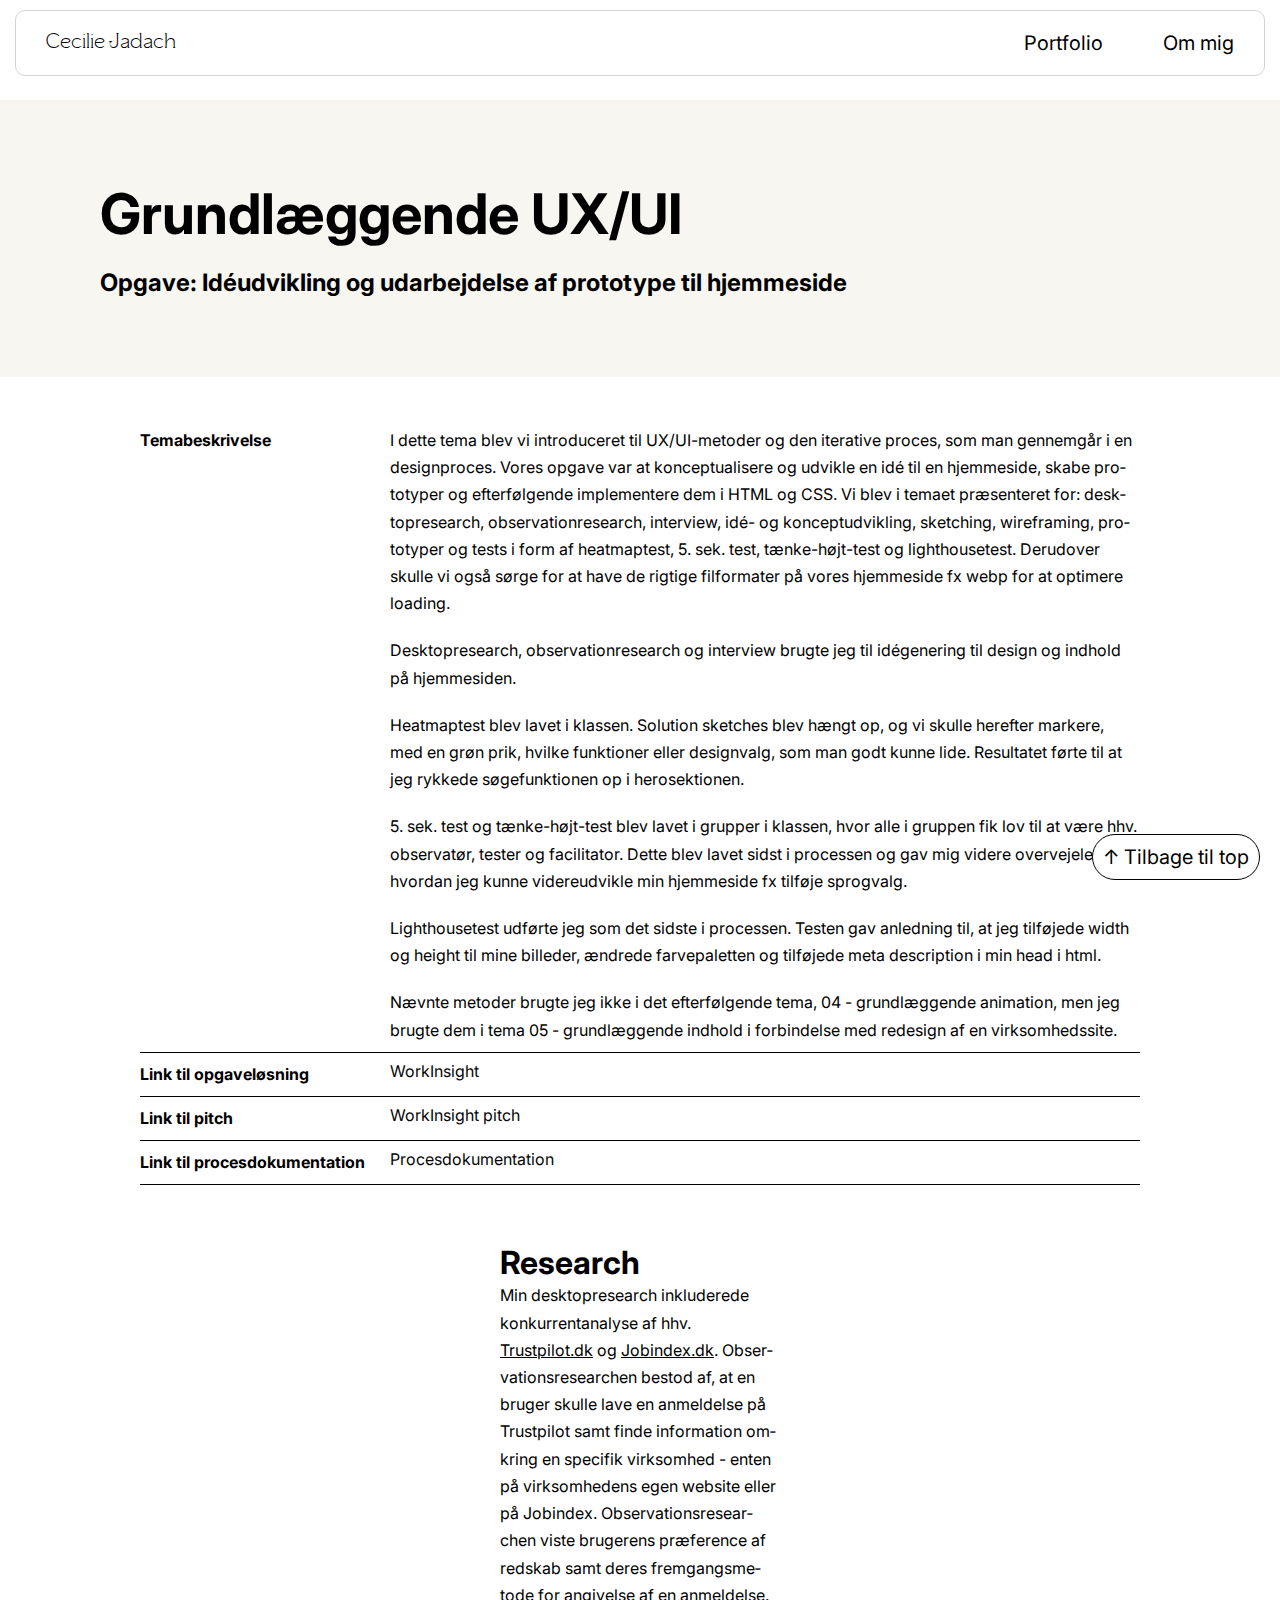
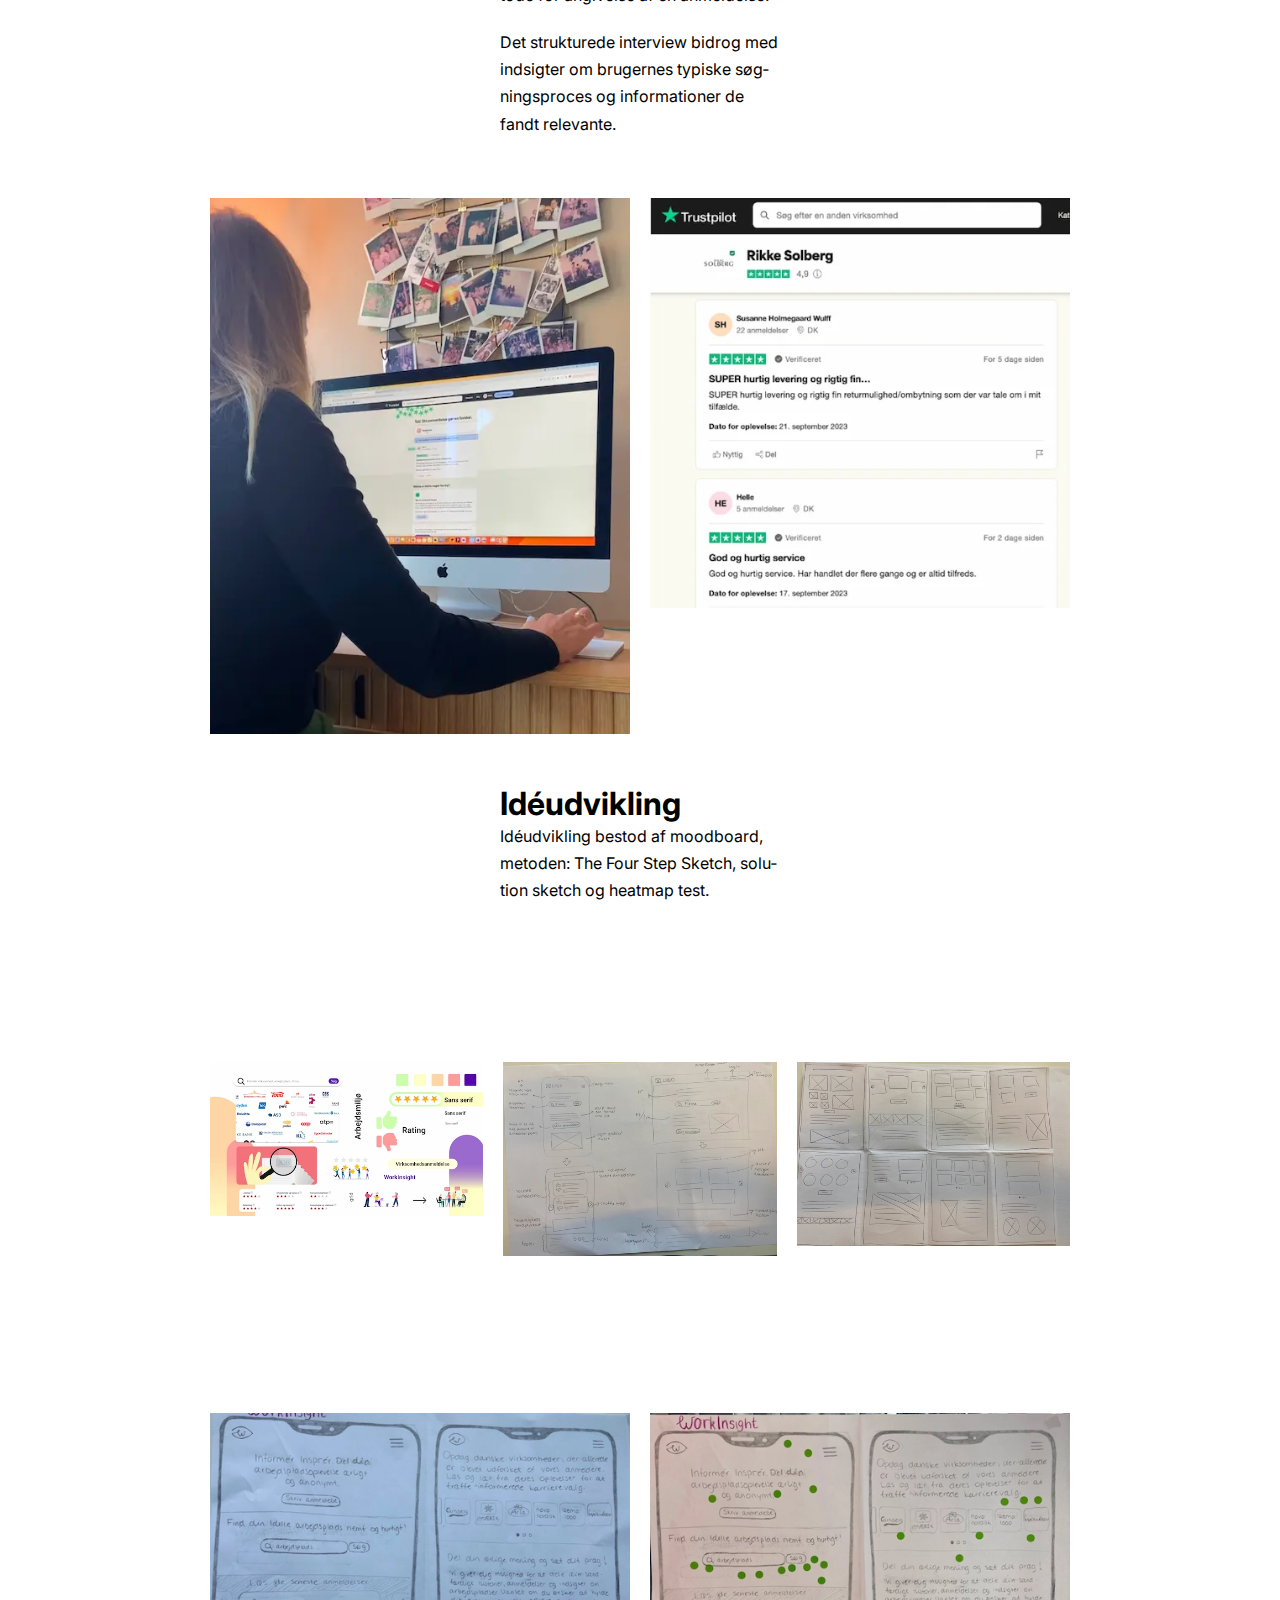
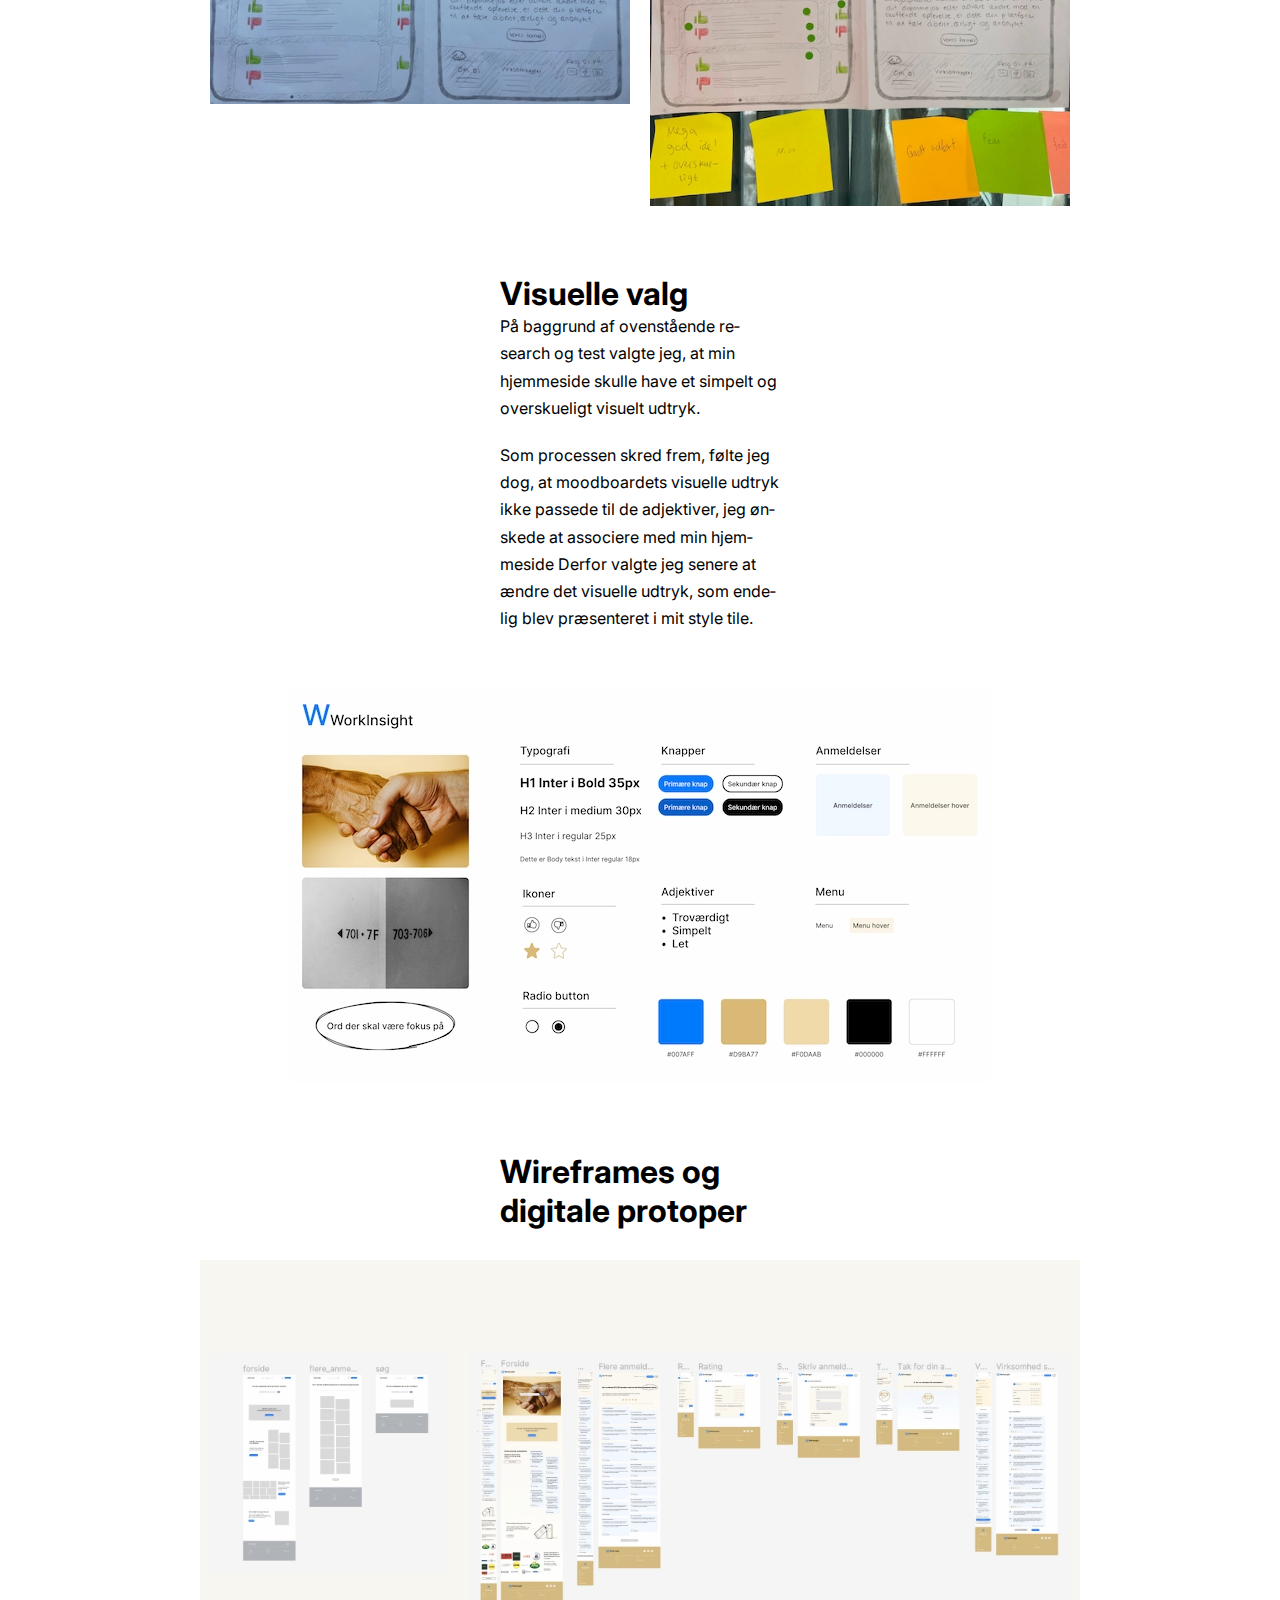
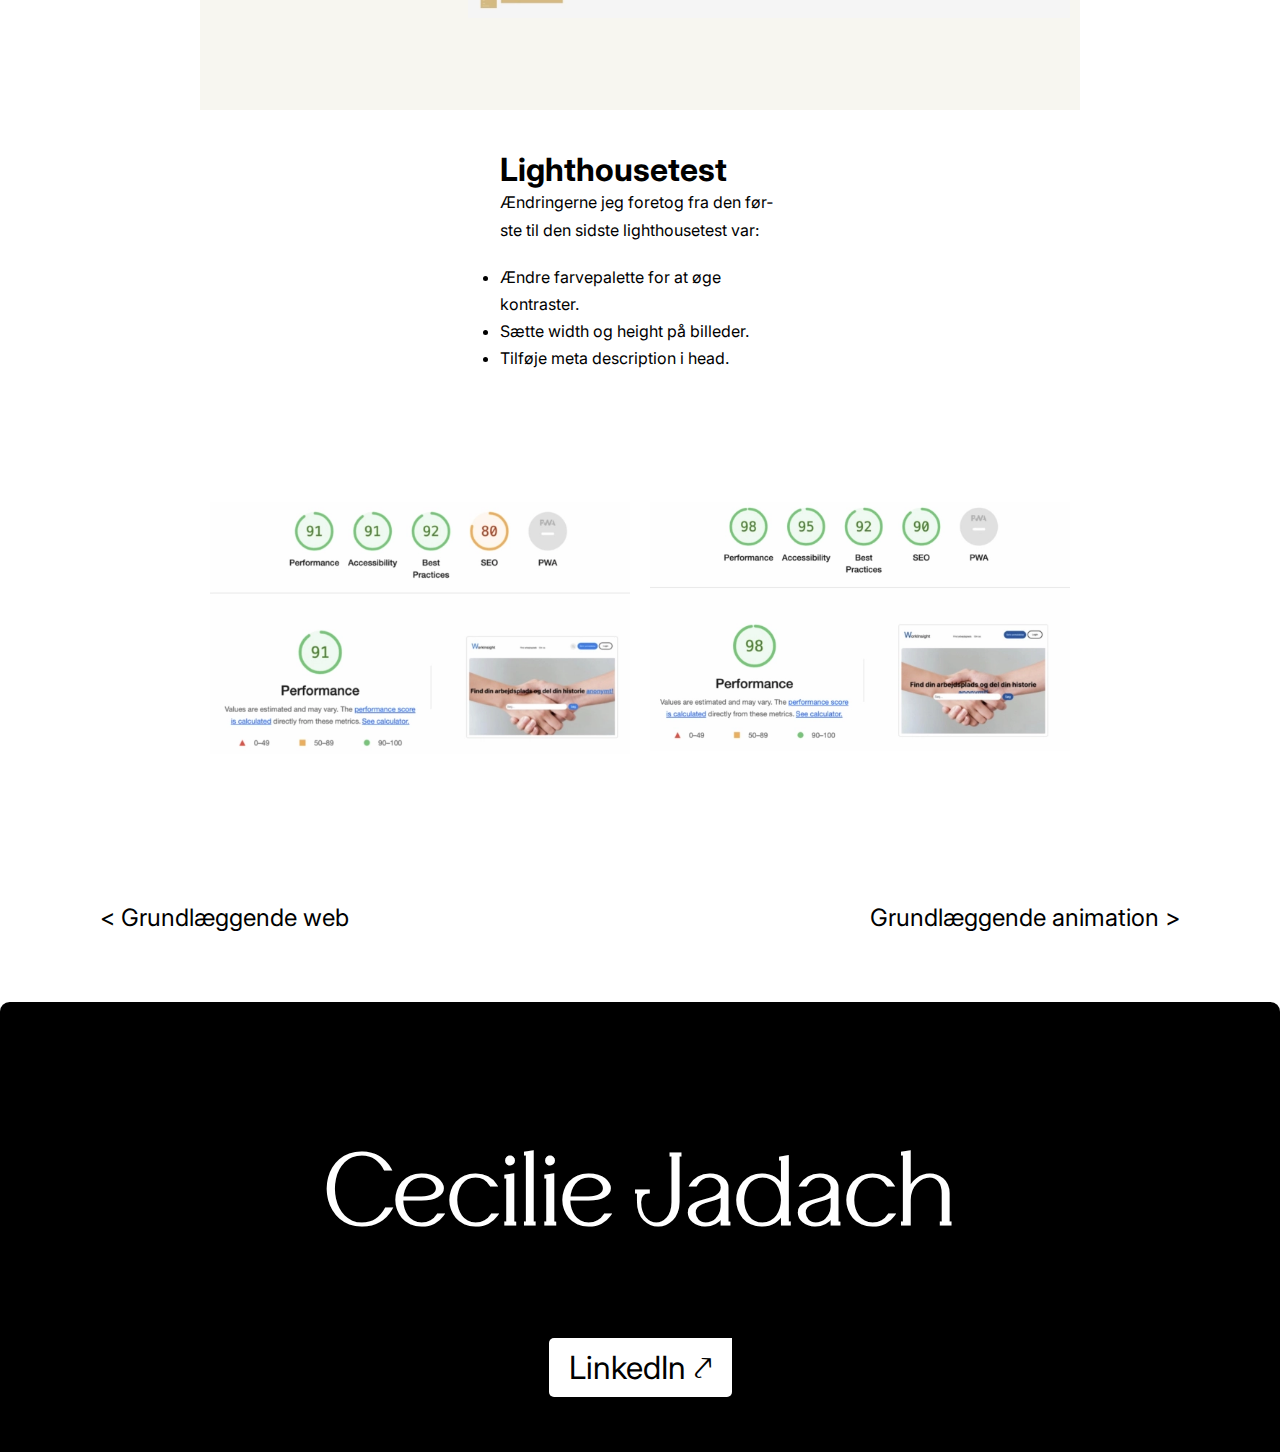
<file: grundlaeggende_ux.html>
<!DOCTYPE html>
<html lang="da">

<head>
    <meta charset="UTF-8">
    <meta name="viewport" content="width=device-width, initial-scale=1.0">
    <meta name="robots" content="noindex">
    <meta name="description" content="Udforsk Cecilie Jadachs portefølje som multimediedesignerstuderende.">
    <title>Grundlæggende UX/UI</title>
    <link rel="stylesheet" href="generel.css">
    <link rel="stylesheet" href="layout.css">
    <link rel="preconnect" href="https://fonts.googleapis.com">
    <link rel="preconnect" href="https://fonts.gstatic.com" crossorigin>
    <link href="https://fonts.googleapis.com/css2?family=Inter:wght@300;400;700&display=swap" rel="stylesheet">
    <link rel="apple-touch-icon" sizes="180x180" href="/favicon_io/apple-touch-icon.png">
    <link rel="icon" type="image/png" sizes="32x32" href="/favicon_io/favicon-32x32.png">
    <link rel="icon" type="image/png" sizes="16x16" href="/favicon_io/favicon-16x16.png">
    <link rel="manifest" href="favicon_io/site.webmanifest">
</head>

<body>
    <header>
        <div class="container">
            <a class="logo" href="index.html">Cecilie Jadach</a>
            <nav>
                <a href="portfolio.html">Portfolio</a>
                <a href="om_mig.html">Om mig</a>
            </nav>
            <button class="hamburger">
                <span class="bar"></span>
            </button>
        </div>
    </header>
    <nav class="mobile-nav">
        <a href="portfolio.html">Portfolio</a>
        <a href="om_mig.html">Om mig</a>
    </nav>
    <a id="top"></a>
    <main>
        <div class="introduktion-wrapper-3">
            <h1>Grundlæggende UX/UI</h1>
            <h2>Opgave: Idéudvikling og udarbejdelse af prototype til hjemmeside</h2>
        </div>
        <div class="div_flex">
            <div class="row">
                <div class="opgave">
                    <p>Temabeskrivelse</p>
                </div>
                <div>
                    <p>I dette tema blev vi introduceret til UX/UI-metoder og den iterative proces, som man gennemgår i
                        en designproces. Vores opgave var at konceptualisere og udvikle en idé til en hjemmeside, skabe
                        prototyper og efterfølgende implementere dem i HTML og CSS. Vi blev i temaet præsenteret for:
                        desktopresearch, observationresearch, interview, idé- og
                        konceptudvikling, sketching, wireframing, prototyper og tests i form af heatmaptest, 5. sek.
                        test,
                        tænke-højt-test og lighthousetest. Derudover skulle vi også sørge for at have de rigtige
                        filformater på vores hjemmeside fx webp for at optimere loading.</p><br>
                    <p>Desktopresearch, observationresearch og interview brugte jeg til idégenering til design og
                        indhold på hjemmesiden.</p><br>
                    <p>Heatmaptest blev lavet i klassen. Solution sketches blev hængt op, og vi skulle herefter markere,
                        med en grøn prik, hvilke funktioner eller designvalg, som man godt kunne lide. Resultatet førte
                        til at jeg rykkede søgefunktionen op i herosektionen.
                    </p><br>
                    <p>5. sek. test og tænke-højt-test blev lavet i grupper i klassen, hvor alle i gruppen fik lov til
                        at være
                        hhv. observatør, tester og facilitator. Dette blev lavet sidst i processen og gav mig videre
                        overvejeler til, hvordan jeg kunne videreudvikle min hjemmeside fx tilføje sprogvalg.</p><br>
                    <p>Lighthousetest udførte jeg som det sidste i processen. Testen gav anledning til, at jeg tilføjede
                        width og height til mine billeder, ændrede farvepaletten og tilføjede meta description i min
                        head i html.</p><br>
                    <p>Nævnte metoder brugte jeg ikke i det efterfølgende tema, 04 - grundlæggende animation, men jeg
                        brugte dem i tema 05 - grundlæggende indhold i forbindelse med redesign af en virksomhedssite.
                    </p>
                </div>
            </div>
            <div class="row">
                <div class="opgave">
                    <p>Link til opgaveløsning</p>
                </div>
                <div>
                    <a href="https://ceciliejadach.dk/kea/03_ux/01_kodet_site/index.html">WorkInsight</a>
                </div>
            </div>
            <div class="row">
                <div class="opgave">
                    <p>Link til pitch</p>
                </div>
                <div>
                    <a
                        href="https://studkea-my.sharepoint.com/:p:/g/personal/cepe0001_stud_kea_dk/Ee1fyJb6suNNhUCu0N8d_FUB6KwKSgwhzksed1SvBwWeNg?e=EnO7tx">WorkInsight
                        pitch</a>
                </div>
            </div>
            <div class="row">
                <div class="opgave">
                    <p>Link til procesdokumentation</p>
                </div>
                <div>
                    <a
                        href="https://studkea-my.sharepoint.com/:w:/g/personal/cepe0001_stud_kea_dk/EWGh2E8trUhNmvrSZrkTorkB53twudS-kFZTnO_Ayd-8Cg?e=QiYwaw">Procesdokumentation</a>
                </div>
            </div>
        </div>
        <div class="con_3">
            <h1>Research</h1>
            <p> Min desktopresearch inkluderede
                konkurrentanalyse af hhv. <a href="https://dk.trustpilot.com/">Trustpilot.dk</a> og <a
                    href="https://www.jobindex.dk/">Jobindex.dk</a>. Observationsresearchen bestod af, at en bruger
                skulle lave en anmeldelse på Trustpilot
                samt finde information omkring en specifik virksomhed - enten på virksomhedens egen website eller på
                Jobindex. Observationsresearchen viste brugerens præference af redskab samt deres fremgangsmetode for
                angivelse af en
                anmeldelse. </p>
            <br>
            <p> Det strukturede interview bidrog med indsigter om brugernes typiske søgningsproces og informationer de
                fandt relevante.</p> <br>

        </div>
        <div class="animation-scroll">
            <div class="cards">
                <div class="text_card">
                    <img src="img/ux/observationresearch.webp" alt="observationsresearch" width="476" height="607">
                </div>
                <div class="text_card">
                    <img src="img/ux/trustpilot.webp" alt="trustpilot" width="476" height="464">
                </div>
            </div>
        </div>
        <div class="con_3">
            <h1>Idéudvikling</h1>
            <p> Idéudvikling bestod af moodboard, metoden: The Four Step Sketch, solution sketch og heatmap test.</p>
        </div>
        <div class="animation-scroll">
            <div class="cards">
                <div class="text_card">
                    <img src="img/ux/moodboard.webp" alt="moodboard" width="310" height="174">
                </div>
                <div class="text_card">
                    <img src="img/ux/ideas_1.webp" alt="ideas" width="310" height="220">
                </div>
                <div class="text_card">
                    <img src="img/ux/crazy_8s.webp" alt="crazy 8" width="310" height="209">
                </div>
            </div>
        </div>
        <div class="animation-scroll">
            <div class="cards">
                <div class="text_card">
                    <img src="img/ux/solution_sketch_1.webp" alt="solution sketch" width="476" height="330">
                </div>
                <div class="text_card">
                    <img src="img/ux/heatmap.webp" alt="heatmap" width="476" height="445">
                </div>
            </div>
        </div>
        <div class="con_3">
            <h1>Visuelle valg</h1>
            <p>På baggrund af ovenstående research og test valgte jeg, at min hjemmeside skulle have et simpelt og
                overskueligt visuelt udtryk.</p><br>
            <p>Som processen skred frem, følte jeg dog, at moodboardets visuelle udtryk ikke passede til de
                adjektiver, jeg ønskede at associere med min hjemmeside Derfor valgte jeg senere at ændre det visuelle
                udtryk, som endelig blev præsenteret i mit style tile.</p>
        </div>
        <div class="animation-scroll">
            <div class="cards">
                <div class="text_card">
                    <img src="img/ux/style_tile.webp" alt="styletile" width="700" height="394">
                </div>
            </div>
        </div>
        <div class="con_3">
            <h1>Wireframes og digitale protoper</h1>
        </div>
        <div class="animation-scroll color">
            <div class="cards">
                <div class="text_card">
                    <img src="img/ux/wireframes.webp" alt="wireframes" width="327" height="304">
                </div>
                <div class="text_card">
                    <img src="img/ux/digital_prototype.webp" alt="digitale prototyper" width="828" height="365">
                </div>
            </div>
        </div>
        <div class="con_3">
            <h1>Lighthousetest</h1>
            <p>Ændringerne jeg foretog fra den første til den sidste lighthousetest var:
            </p><br>
            <ul>
                <li>Ændre farvepalette for at øge kontraster.</li>
                <li>Sætte width og height på billeder.</li>
                <li>Tilføje meta description i head.</li>
            </ul>
        </div>
        <div class="animation-scroll">
            <div class="cards">
                <div class="text_card">
                    <img src="img/ux/lighthouse_1.webp" alt="første lighthousetest" width="466" height="279">
                </div>
                <div class="text_card">
                    <img src="img/ux/lighthouse_2.webp" alt="anden lighthousetest" width="466" height="276">
                </div>
            </div>
        </div>
        <div class="div_links">
            <a href="grundlaeggende_web.html"> &lt; Grundlæggende web</a>
            <a href="grundlaeggende_animation.html">Grundlæggende animation &gt;</a>
        </div>
        <a href="#top" id="scrollTopBtn" title="Til toppen">&#8593; Tilbage til top</a>
    </main>
    <footer>
        <section>
            <div class="footer-wrapper">
                <div class="footer-headline">
                    <h2>Cecilie Jadach</h2>
                </div>
                <div class="footer-content">
                    <a href="https://www.linkedin.com/in/cecilie-jadach-petersen-0671b7276/">LinkedIn &#10532;</a>
                </div>
            </div>
        </section>
    </footer>
    <script src="java.js"></script>
</body>

</html>
</file>
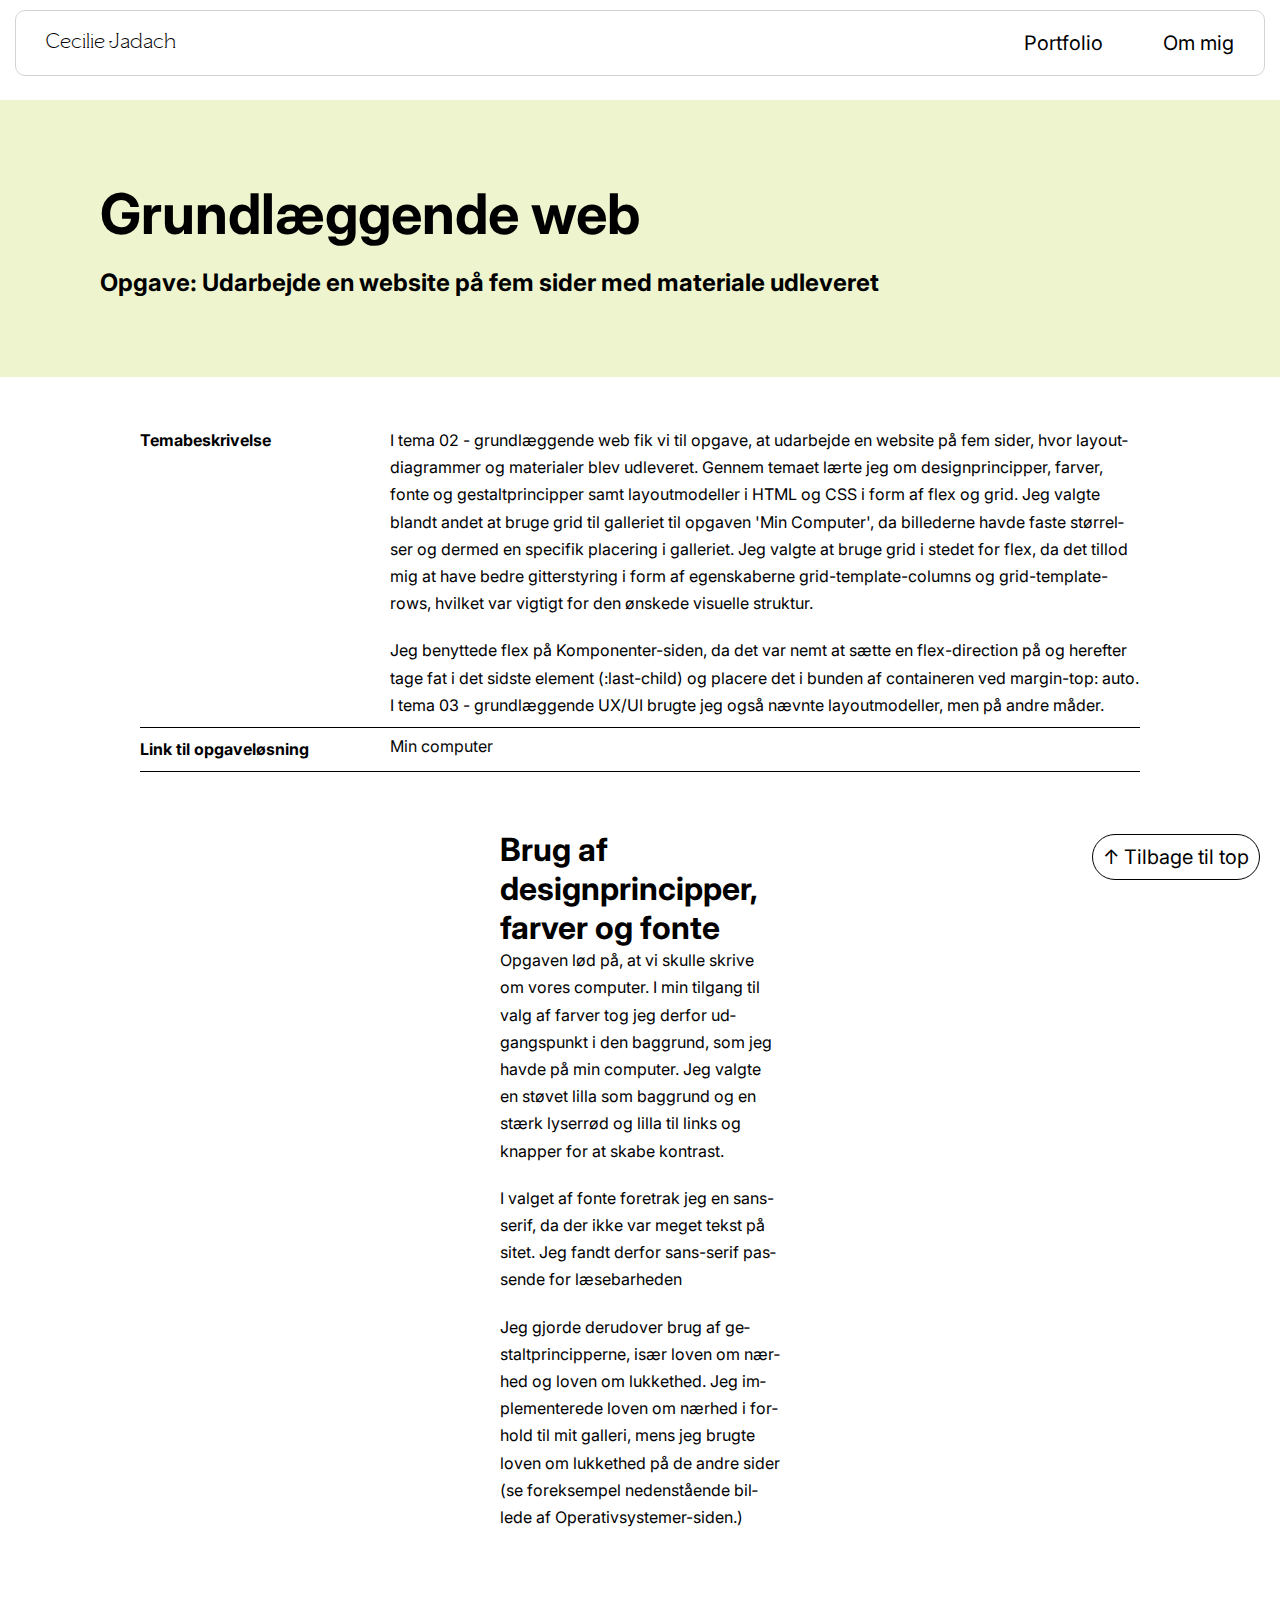
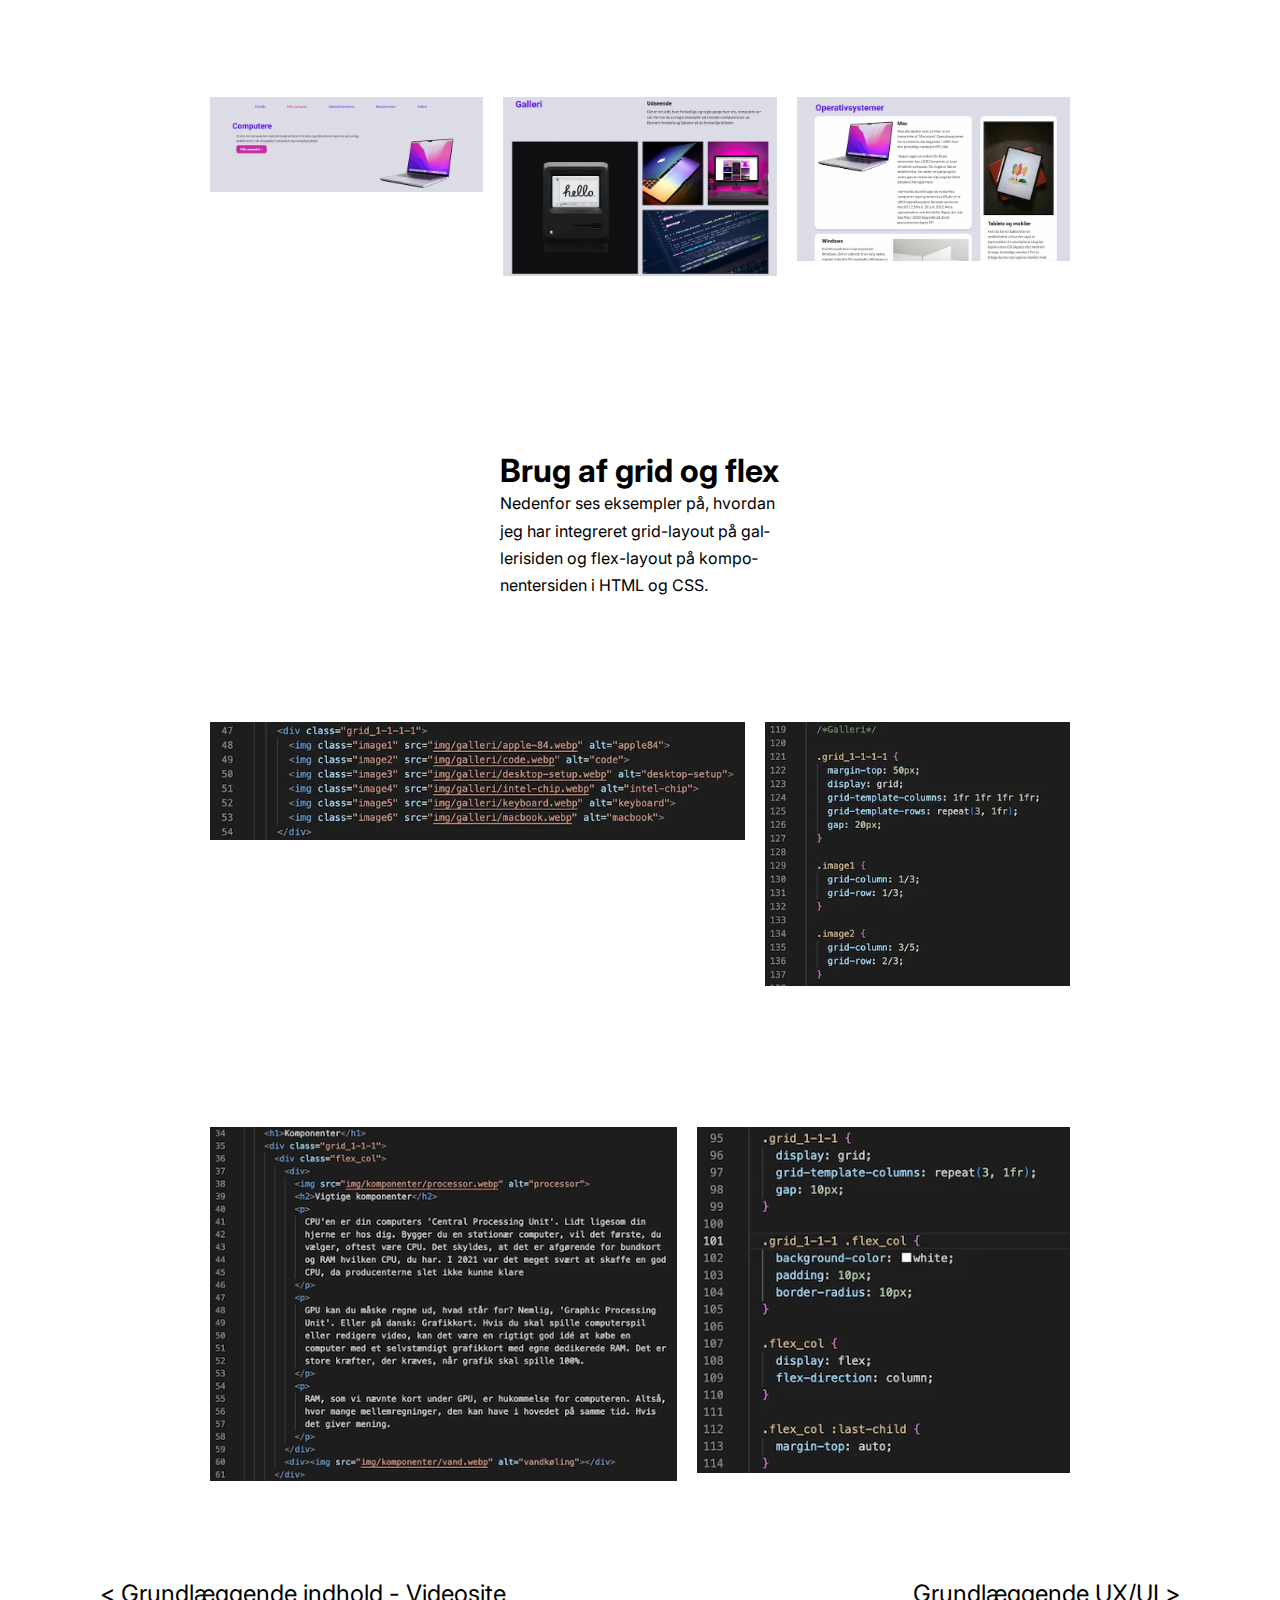
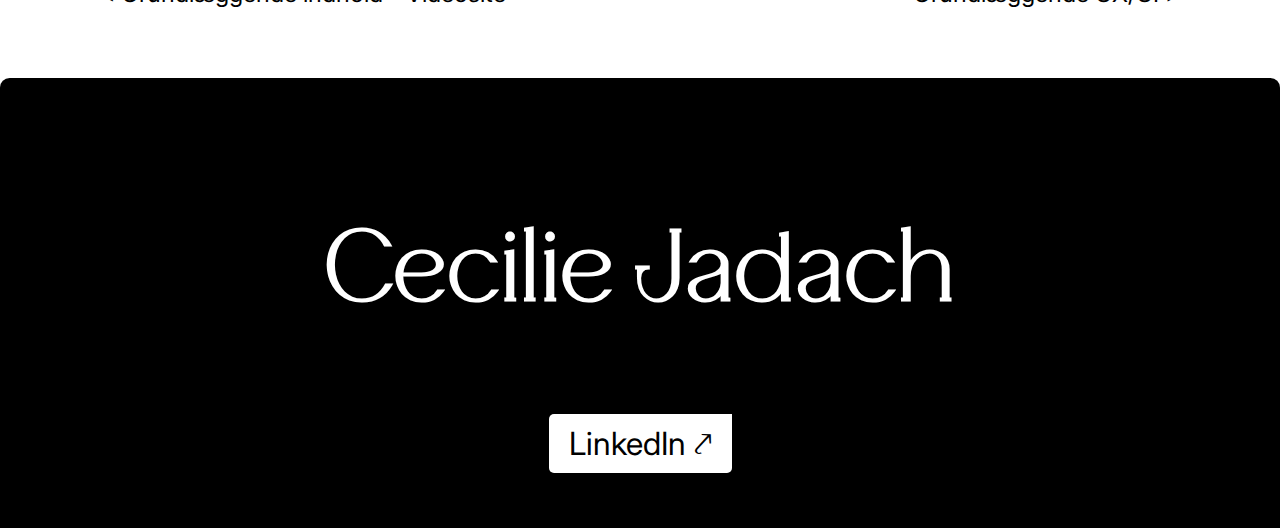
<file: grundlaeggende_web.html>
<!DOCTYPE html>
<html lang="da">

<head>
    <meta charset="UTF-8">
    <meta name="viewport" content="width=device-width, initial-scale=1.0">
    <meta name="robots" content="noindex">
    <meta name="description" content="Udforsk Cecilie Jadachs portefølje som multimediedesignerstuderende.">
    <title>Grundlæggende web</title>
    <link rel="stylesheet" href="generel.css">
    <link rel="stylesheet" href="layout.css">
    <link rel="preconnect" href="https://fonts.googleapis.com">
    <link rel="preconnect" href="https://fonts.gstatic.com" crossorigin>
    <link href="https://fonts.googleapis.com/css2?family=Inter:wght@300;400;700&display=swap" rel="stylesheet">
    <link rel="apple-touch-icon" sizes="180x180" href="/favicon_io/apple-touch-icon.png">
    <link rel="icon" type="image/png" sizes="32x32" href="/favicon_io/favicon-32x32.png">
    <link rel="icon" type="image/png" sizes="16x16" href="/favicon_io/favicon-16x16.png">
    <link rel="manifest" href="favicon_io/site.webmanifest">
</head>

<body>
    <header>
        <div class="container">
            <a class="logo" href="index.html">Cecilie Jadach</a>
            <nav>
                <a href="portfolio.html">Portfolio</a>
                <a href="om_mig.html">Om mig</a>
            </nav>
            <button class="hamburger">
                <span class="bar"></span>
            </button>
        </div>
    </header>
    <nav class="mobile-nav">
        <a href="portfolio.html">Portfolio</a>
        <a href="om_mig.html">Om mig</a>
    </nav>
    <a id="top"></a>
    <main>
        <div class="introduktion-wrapper-2" id="web">
            <h1>Grundlæggende web</h1>
            <h2>Opgave: Udarbejde en website på fem sider med materiale udleveret</h2>
        </div>
        <div class="div_flex">
            <div class="row">
                <div class="opgave">
                    <p>Temabeskrivelse</p>
                </div>
                <div>
                    <p>I tema 02 - grundlæggende web fik vi til opgave, at udarbejde en website på fem sider, hvor
                        layoutdiagrammer og
                        materialer
                        blev udleveret. Gennem temaet lærte jeg om designprincipper, farver, fonte og gestaltprincipper
                        samt layoutmodeller i HTML og CSS i form af flex
                        og grid. Jeg valgte blandt andet at bruge grid til galleriet til opgaven 'Min Computer', da
                        billederne
                        havde
                        faste størrelser og dermed en specifik placering i galleriet. Jeg valgte at bruge grid i stedet
                        for flex, da det tillod mig at have bedre gitterstyring i form af egenskaberne
                        grid-template-columns og grid-template-rows, hvilket var vigtigt for den ønskede visuelle
                        struktur.</p><br>

                    <p>Jeg benyttede flex på Komponenter-siden, da det var nemt at sætte en
                        flex-direction på og herefter tage fat i det sidste element (:last-child) og placere det i
                        bunden af containeren ved margin-top: auto. I tema 03 - grundlæggende UX/UI brugte jeg også
                        nævnte layoutmodeller, men på andre måder.
                    </p>
                </div>
            </div>
            <div class="row">
                <div class="opgave">
                    <p>Link til opgaveløsning</p>
                </div>
                <div>
                    <a href="https://ceciliejadach.dk/kea/02_web/01_website/website/index.html">Min computer</a>
                </div>
            </div>
        </div>
        <div class="con_3">
            <h1>Brug af designprincipper, farver og fonte</h1>
            <p>Opgaven lød på, at vi skulle skrive om vores computer. I min tilgang til valg af farver tog jeg
                derfor udgangspunkt i den baggrund,
                som jeg havde på min computer. Jeg valgte en støvet lilla som
                baggrund og en stærk
                lyserrød og lilla til links og knapper for at skabe kontrast.
            </p> <br>
            <p>I valget af fonte foretrak jeg en sans-serif, da der ikke var meget tekst på sitet.
                Jeg fandt derfor sans-serif passende for læsebarheden</p> <br>
            <p>Jeg gjorde derudover brug af gestaltprincipperne, især loven om nærhed og
                loven om lukkethed. Jeg implementerede loven om nærhed i forhold til mit galleri, mens jeg brugte loven
                om lukkethed på de andre sider (se foreksempel nedenstående billede af Operativsystemer-siden.)
            </p>
        </div>
        <div class="animation-scroll scroll">
            <div class="cards">
                <div class="text_card">
                    <img src="img/web/farvevalg.webp" alt="farvevalg" width="310" height="107">
                </div>
                <div class="text_card">
                    <img src="img/web/galleri.webp" alt="galleri" width="310" height="203">
                </div>
                <div class="text_card">
                    <img src="img/web/operativsystemer.webp" alt="operativsystemer" width="310" height="186">
                </div>
            </div>
        </div>
        <div class="con_3">
            <h1>Brug af grid og flex</h1>
            <p>Nedenfor ses eksempler på, hvordan jeg har integreret grid-layout på gallerisiden og flex-layout på
                komponentersiden i HTML og CSS.</p>
        </div>
        <div class="animation-scroll scroll">
            <div class="cards">
                <div class="text_card">
                    <img src="img/web/galleri_html.webp" alt="galleri html" width="605" height="133">
                </div>
                <div class="text_card">
                    <img src="img/web/galleri_css.webp" alt="galleri css" width="346" height="299">
                </div>
            </div>
        </div>
        <div class="animation-scroll scroll">
            <div class="cards">
                <div class="text_card">
                    <img src="img/web/komponent_html.webp" alt="komponenter html" width="500" height="380">
                </div>
                <div class="text_card">
                    <img src="img/web/komponent_css.webp" alt="komponenter css" width="400" height="371">
                </div>
            </div>
        </div>
        <div class="div_links">
            <a href="videosite.html"> &lt; Grundlæggende indhold - Videosite</a>
            <a href="grundlaeggende_ux.html">Grundlæggende UX/UI &gt;</a>
        </div>
        <a href="#top" id="scrollTopBtn" title="Til toppen">&#8593; Tilbage til top</a>
    </main>
    <footer>
        <section>
            <div class="footer-wrapper">
                <div class="footer-headline">
                    <h2>Cecilie Jadach</h2>
                </div>
                <div class="footer-content">
                    <a href="https://www.linkedin.com/in/cecilie-jadach-petersen-0671b7276/">LinkedIn &#10532;</a>
                </div>
            </div>
        </section>
    </footer>
    <script src="java.js"></script>
</body>

</html>
</file>
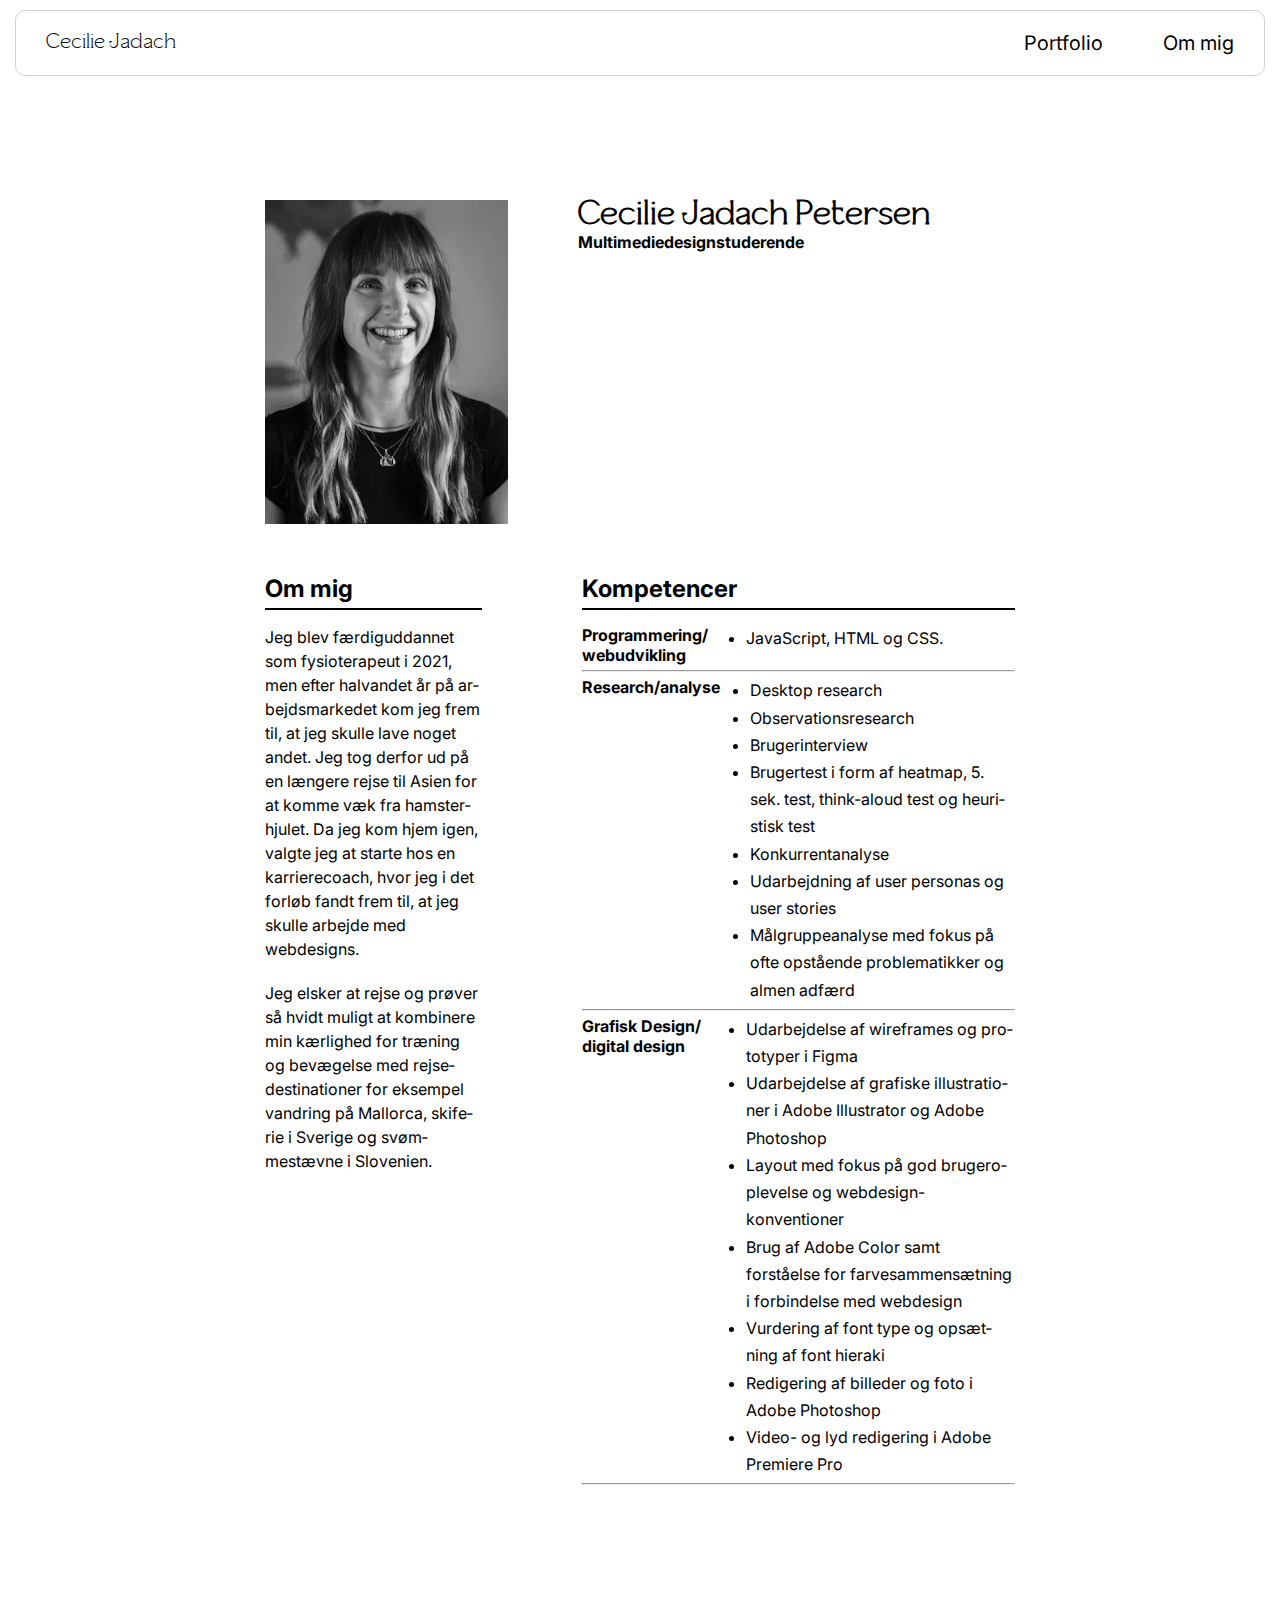
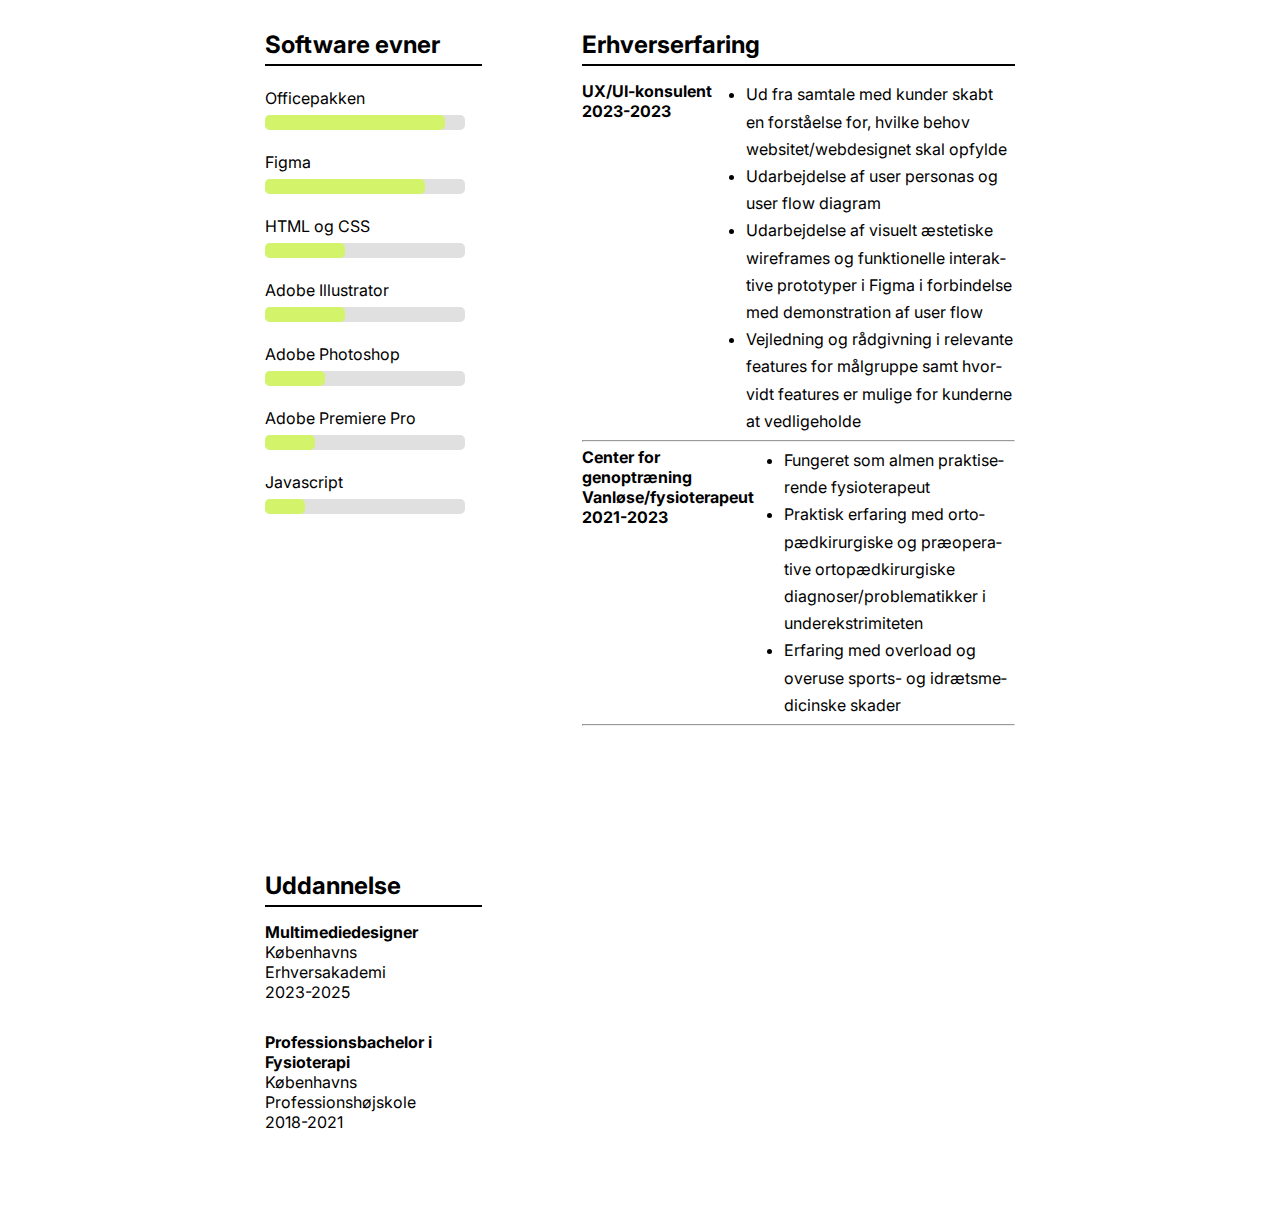
<file: om_mig.html>
<!DOCTYPE html>
<html lang="da">

<head>
    <meta charset="UTF-8">
    <meta name="viewport" content="width=device-width, initial-scale=1.0">
    <meta name="robots" content="noindex">
    <meta name="description" content="Udforsk Cecilie Jadachs portefølje som multimediedesignerstuderende.">
    <title>Om mig</title>
    <link rel="stylesheet" href="generel.css">
    <link rel="stylesheet" href="layout.css">
    <link rel="preconnect" href="https://fonts.googleapis.com">
    <link rel="preconnect" href="https://fonts.gstatic.com" crossorigin>
    <link href="https://fonts.googleapis.com/css2?family=Inter:wght@300;400;700&display=swap" rel="stylesheet">
    <link rel="apple-touch-icon" sizes="180x180" href="/favicon_io/apple-touch-icon.png">
    <link rel="icon" type="image/png" sizes="32x32" href="/favicon_io/favicon-32x32.png">
    <link rel="icon" type="image/png" sizes="16x16" href="/favicon_io/favicon-16x16.png">
    <link rel="manifest" href="favicon_io/site.webmanifest">
</head>

<body>
    <header>
        <div class="container">
            <a class="logo" href="index.html">Cecilie Jadach</a>
            <nav>
                <a href="portfolio.html">Portfolio</a>
                <a href="om_mig.html">Om mig</a>
            </nav>
            <button class="hamburger">
                <span class="bar"></span>
            </button>
        </div>
    </header>
    <nav class="mobile-nav">
        <a href="portfolio.html">Portfolio</a>
        <a href="om_mig.html">Om mig</a>
    </nav>
    <main>
        <section>
            <div class="col_container">
                <div class="column_2_1">
                    <img src="img/close_up_hero.webp" alt="portræt" loading="lazy" width="280" height="374">
                    <div class="navn">
                        <h1>Cecilie Jadach Petersen</h1>
                        <h4>Multimediedesignstuderende</h4>
                    </div>
                </div>
                <div class="column_2">
                    <div class="about">
                        <h2>Om mig</h2>
                        <hr class="line">
                        <p>Jeg blev færdiguddannet som fysioterapeut i 2021, men efter halvandet år på arbejdsmarkedet
                            kom jeg frem til, at jeg skulle lave noget andet. Jeg tog derfor ud på en længere rejse til
                            Asien for at komme væk fra hamsterhjulet. Da jeg kom hjem igen, valgte jeg at starte hos en
                            karrierecoach, hvor jeg i det forløb fandt frem til, at jeg skulle arbejde med webdesigns.
                        </p><br>
                        <p> Jeg elsker at rejse og prøver så hvidt muligt at kombinere min kærlighed for træning og
                            bevægelse med rejsedestinationer for eksempel vandring på Mallorca, skiferie i Sverige
                            og svømmestævne i Slovenien.</p>
                    </div>
                    <div class="kompetencer">
                        <h2>Kompetencer</h2>
                        <hr class="line">
                        <div class="grid_col_2">
                            <p>Programmering/
                                webudvikling</p>
                            <ul>
                                <li>JavaScript, HTML og CSS.</li>
                            </ul>
                        </div>
                        <hr>
                        <div class="grid_col_2">
                            <p>Research/analyse</p>
                            <ul>
                                <li>Desktop research</li>
                                <li>Observationsresearch</li>
                                <li>Brugerinterview</li>
                                <li>Brugertest i form af heatmap, 5. sek. test, think-aloud test og heuristisk test</li>
                                <li>Konkurrentanalyse</li>
                                <li>Udarbejdning af user personas og user stories</li>
                                <li>Målgruppeanalyse med fokus på ofte opstående problematikker og almen adfærd</li>
                            </ul>
                        </div>
                        <hr>
                        <div class="grid_col_2">
                            <p>Grafisk Design/
                                digital design</p>
                            <ul>
                                <li>Udarbejdelse af wireframes og prototyper i Figma</li>
                                <li>Udarbejdelse af grafiske illustrationer i Adobe Illustrator og Adobe Photoshop</li>
                                <li>Layout med fokus på god brugeroplevelse og webdesign-konventioner</li>
                                <li>Brug af Adobe Color samt forståelse for farvesammensætning i forbindelse med
                                    webdesign</li>
                                <li>Vurdering af font type og opsætning af font hieraki</li>
                                <li>Redigering af billeder og foto i Adobe Photoshop</li>
                                <li>Video- og lyd redigering i Adobe Premiere Pro</li>
                            </ul>
                        </div>
                        <hr>
                    </div>
                    <div class="about">
                        <h2>Software evner</h2>
                        <hr class="line">
                        <div class="software-evner">
                            <div class="evne">
                                <p>Officepakken</p>
                                <div class="færdighedsbjælke">
                                    <div class="niveau niveau-2"></div>
                                </div>
                            </div>
                            <div class="evne">
                                <p>Figma</p>
                                <div class="færdighedsbjælke">
                                    <div class="niveau niveau-4"></div>
                                </div>
                            </div>
                            <div class="evne">
                                <p>HTML og CSS</p>
                                <div class="færdighedsbjælke">
                                    <div class="niveau niveau-3"></div>
                                </div>
                            </div>
                            <div class="evne">
                                <p>Adobe Illustrator</p>
                                <div class="færdighedsbjælke">
                                    <div class="niveau niveau-5"></div>
                                </div>
                            </div>
                            <div class="evne">
                                <p>Adobe Photoshop</p>
                                <div class="færdighedsbjælke">
                                    <div class="niveau niveau-6"></div>
                                </div>
                            </div>
                            <div class="evne">
                                <p>Adobe Premiere Pro</p>
                                <div class="færdighedsbjælke">
                                    <div class="niveau niveau-7"></div>
                                </div>
                            </div>
                            <div class="evne">
                                <p>Javascript</p>
                                <div class="færdighedsbjælke">
                                    <div class="niveau niveau-1"></div>
                                </div>
                            </div>
                        </div>
                    </div>
                    <div class="kompetencer">
                        <h2>Erhverserfaring</h2>
                        <hr class="line">
                        <div class="grid_col_2">
                            <p>UX/UI-konsulent <br>
                                2023-2023
                            </p>
                            <ul>
                                <li>Ud fra samtale med kunder skabt en forståelse for, hvilke behov
                                    websitet/webdesignet skal opfylde</li>
                                <li>Udarbejdelse af user personas og user flow diagram</li>
                                <li>Udarbejdelse af visuelt æstetiske wireframes og funktionelle interaktive prototyper
                                    i Figma i forbindelse med demonstration af user flow</li>
                                <li>Vejledning og rådgivning i relevante features for målgruppe samt hvorvidt features
                                    er mulige for kunderne at vedligeholde</li>
                            </ul>
                        </div>
                        <hr>
                        <div class="grid_col_2">
                            <p>Center for genoptræning Vanløse/fysioterapeut<br>
                                2021-2023</p>
                            <ul>
                                <li>Fungeret som almen praktiserende fysioterapeut</li>
                                <li>Praktisk erfaring med ortopædkirurgiske og præoperative ortopædkirurgiske
                                    diagnoser/problematikker i underekstrimiteten</li>
                                <li>Erfaring med overload og overuse sports- og idrætsmedicinske skader</li>
                            </ul>
                        </div>
                        <hr>
                    </div>
                    <div class="education">
                        <h2>Uddannelse</h2>
                        <hr class="line">
                        <div class="edu_con">
                            <p><strong>Multimediedesigner</strong><br>
                                Københavns Erhversakademi</p>
                            <p>2023-2025</p>
                        </div>
                        <p><strong>Professionsbachelor i Fysioterapi</strong></p>
                        <p>Københavns Professionshøjskole</p>
                        <p>2018-2021</p>
                    </div>
                </div>
            </div>
        </section>
    </main>
    <footer></footer>
    <script src="java.js"></script>
</body>

</html>
</file>
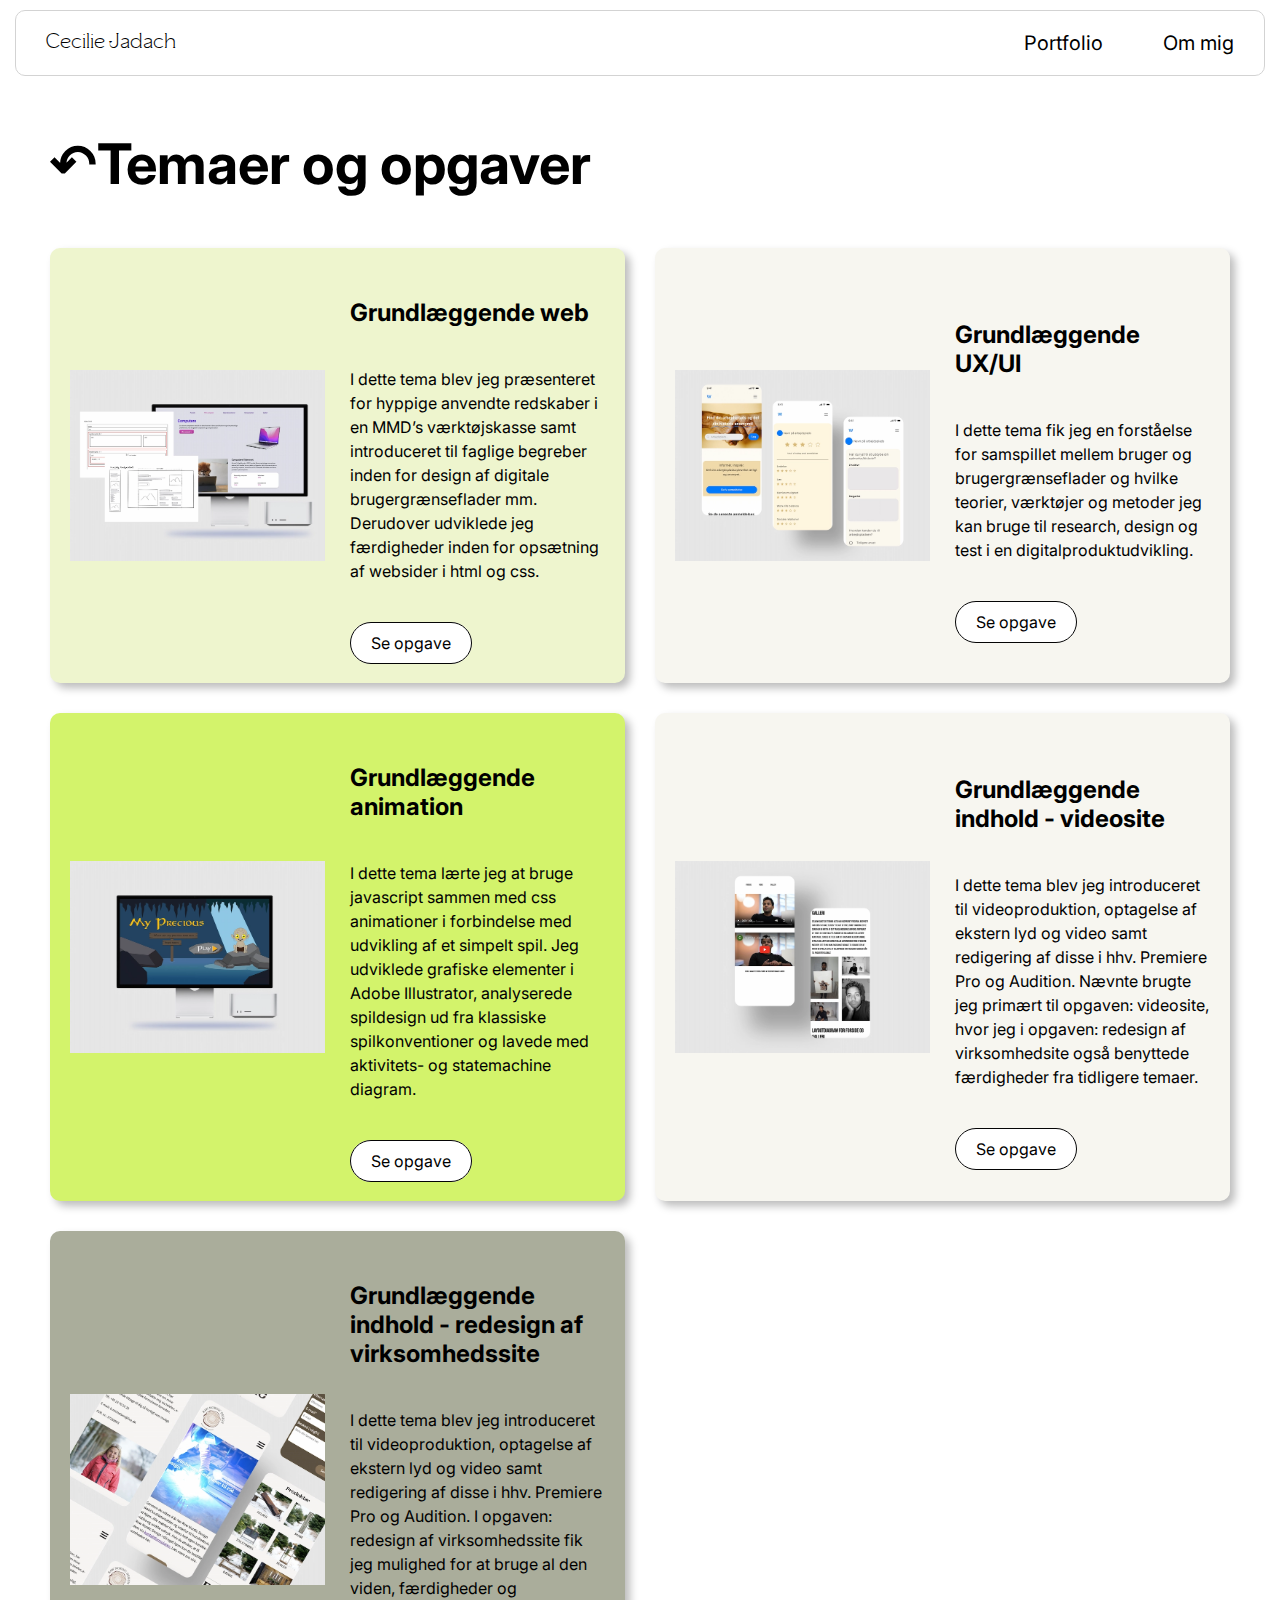
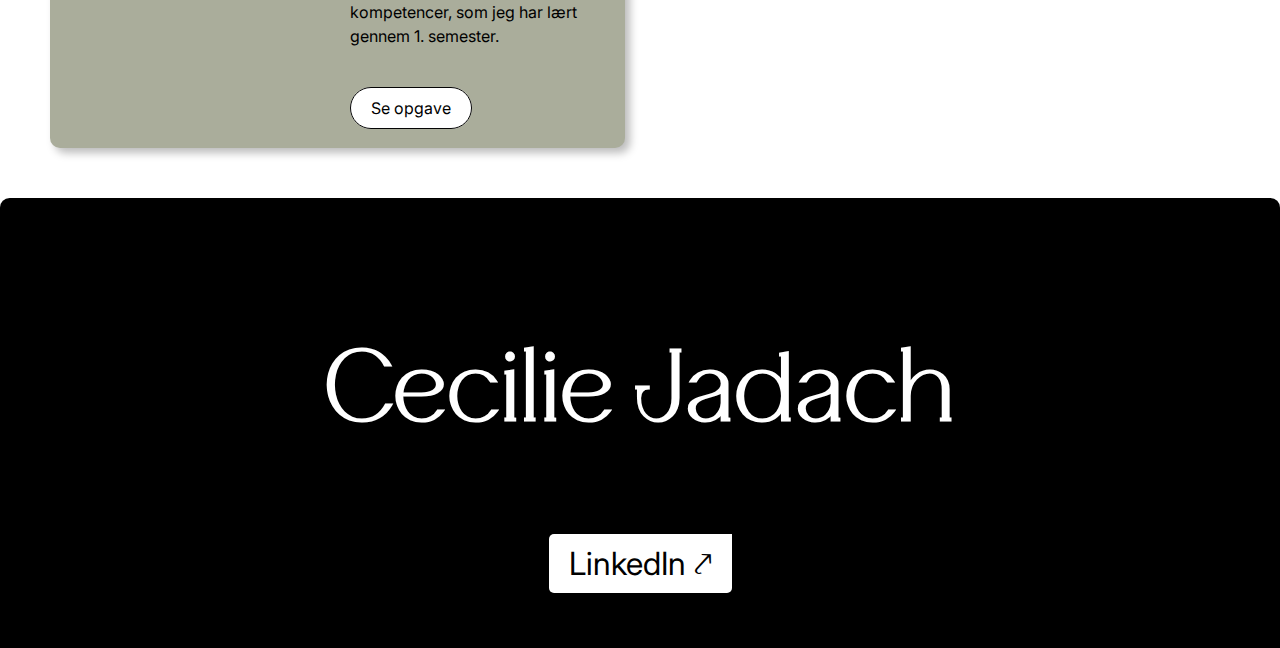
<file: portfolio.html>
<!DOCTYPE html>
<html lang="da">

<head>
    <meta charset="UTF-8">
    <meta name="viewport" content="width=device-width, initial-scale=1.0">
    <meta name="robots" content="noindex">
    <meta name="description" content="Udforsk Cecilie Jadachs portefølje som multimediedesignerstuderende.">
    <title>Portfolio</title>
    <link rel="stylesheet" href="generel.css">
    <link rel="stylesheet" href="layout.css">
    <link rel="preconnect" href="https://fonts.googleapis.com">
    <link rel="preconnect" href="https://fonts.gstatic.com" crossorigin>
    <link href="https://fonts.googleapis.com/css2?family=Inter:wght@300;400;700&display=swap" rel="stylesheet">
    <link rel="apple-touch-icon" sizes="180x180" href="/favicon_io/apple-touch-icon.png">
    <link rel="icon" type="image/png" sizes="32x32" href="/favicon_io/favicon-32x32.png">
    <link rel="icon" type="image/png" sizes="16x16" href="/favicon_io/favicon-16x16.png">
    <link rel="manifest" href="favicon_io/site.webmanifest">
</head>

<body>
    <header>
        <div class="container">
            <a class="logo" href="index.html">Cecilie Jadach</a>
            <nav>
                <a href="portfolio.html">Portfolio</a>
                <a href="om_mig.html">Om mig</a>
            </nav>
            <button class="hamburger">
                <span class="bar"></span>
            </button>
        </div>
    </header>
    <nav class="mobile-nav">
        <a href="portfolio.html">Portfolio</a>
        <a href="om_mig.html">Om mig</a>
    </nav>
    <main>
        <section>
            <div class="portfolio-headline" id="headline">
                <h1>&#8630;Temaer og opgaver</h1>
            </div>
            <div class="project-wrapper">
                <div class="project_2 grid">
                    <img src="img/web_desktop.webp" alt="min computer" width="308" height="231">
                    <div class="project_content">
                        <h2>Grundlæggende web</h2>
                        <p>I dette tema blev jeg præsenteret for hyppige anvendte redskaber i en MMD’s
                            værktøjskasse samt
                            introduceret til faglige begreber inden for design af digitale brugergrænseflader mm.
                            Derudover
                            udviklede jeg færdigheder inden for opsætning af websider i html og css.</p>
                        <a href="grundlaeggende_web.html">Se opgave</a>
                    </div>

                </div>
                <div class="project_3 grid">
                    <img src="img/ux_ui.webp" alt="UX/UI" width="308" height="231">
                    <div class="project_content">
                        <h2>Grundlæggende UX/UI</h2>
                        <p>I dette tema fik jeg en forståelse for samspillet mellem bruger og brugergrænseflader og
                            hvilke teorier, værktøjer og metoder jeg kan bruge til research, design og test i en
                            digitalproduktudvikling.</p>
                        <a href="grundlaeggende_ux.html">Se opgave</a>
                    </div>
                </div>
                <div class="project_4 grid">
                    <img src="img/animation_desktop.webp" alt="animation" width="308" height="231">
                    <div class="project_content">
                        <h2>Grundlæggende animation</h2>
                        <p>I dette tema lærte jeg at bruge javascript sammen med css animationer i forbindelse med
                            udvikling af et simpelt spil.
                            Jeg udviklede grafiske elementer i Adobe Illustrator, analyserede spildesign ud
                            fra
                            klassiske spilkonventioner og lavede med aktivitets- og statemachine diagram.</p>
                        <a href="grundlaeggende_animation.html">Se opgave</a>
                    </div>
                </div>
                <div class="project_5 grid">
                    <img src="img/videosite.webp" alt="videosite" width="308" height="231">
                    <div class="project_content">
                        <h2>Grundlæggende indhold - videosite</h2>
                        <p>I dette tema blev jeg introduceret til videoproduktion, optagelse af ekstern lyd og video
                            samt
                            redigering af disse i hhv. Premiere Pro og Audition. Nævnte brugte jeg primært til opgaven:
                            videosite, hvor jeg i opgaven: redesign af virksomhedsite også benyttede færdigheder
                            fra
                            tidligere
                            temaer.</p>
                        <a href="videosite.html">Se opgave</a>
                    </div>
                </div>
                <div class="project_6 grid">
                    <img src="img/redesign.webp" alt="redesign" width="308" height="231">
                    <div class="project_content">
                        <h2>Grundlæggende indhold - redesign af virksomhedssite</h2>
                        <p>I dette tema blev jeg introduceret til videoproduktion, optagelse af ekstern lyd og video
                            samt
                            redigering af disse i hhv. Premiere Pro og Audition. I opgaven: redesign af virksomhedssite
                            fik jeg mulighed for at bruge al den viden, færdigheder og kompetencer, som jeg har lært
                            gennem 1. semester.</p>
                        <a href="grundlaeggende_indhold_redesign.html">Se opgave</a>
                    </div>
                </div>
            </div>
        </section>
    </main>
    <footer>
        <section>
            <div class="footer-wrapper">
                <div class="footer-headline">
                    <h2>Cecilie Jadach</h2>
                </div>
                <div class="footer-content">
                    <a href="https://www.linkedin.com/in/cecilie-jadach-petersen-0671b7276/">LinkedIn &#10532;</a>
                </div>
            </div>
        </section>
    </footer>
    <script src="java.js"></script>
</body>

</html>
</file>
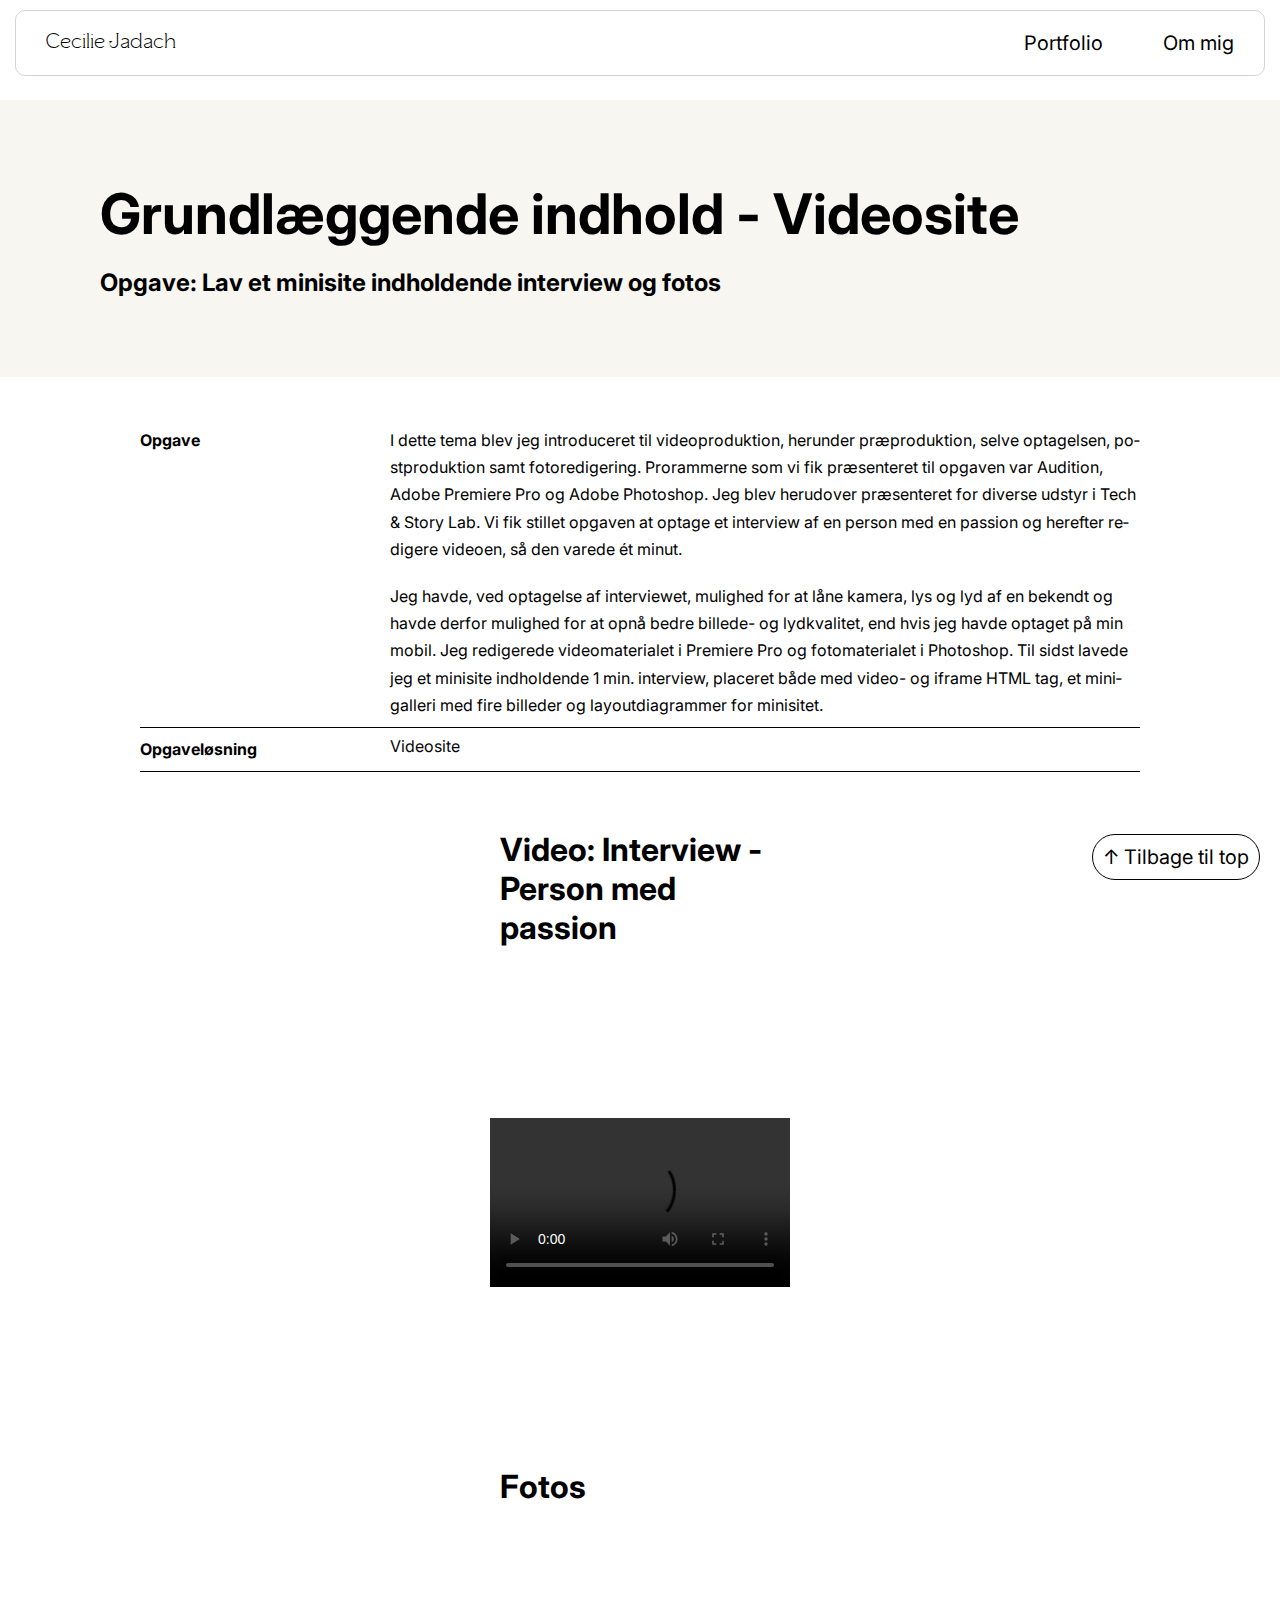
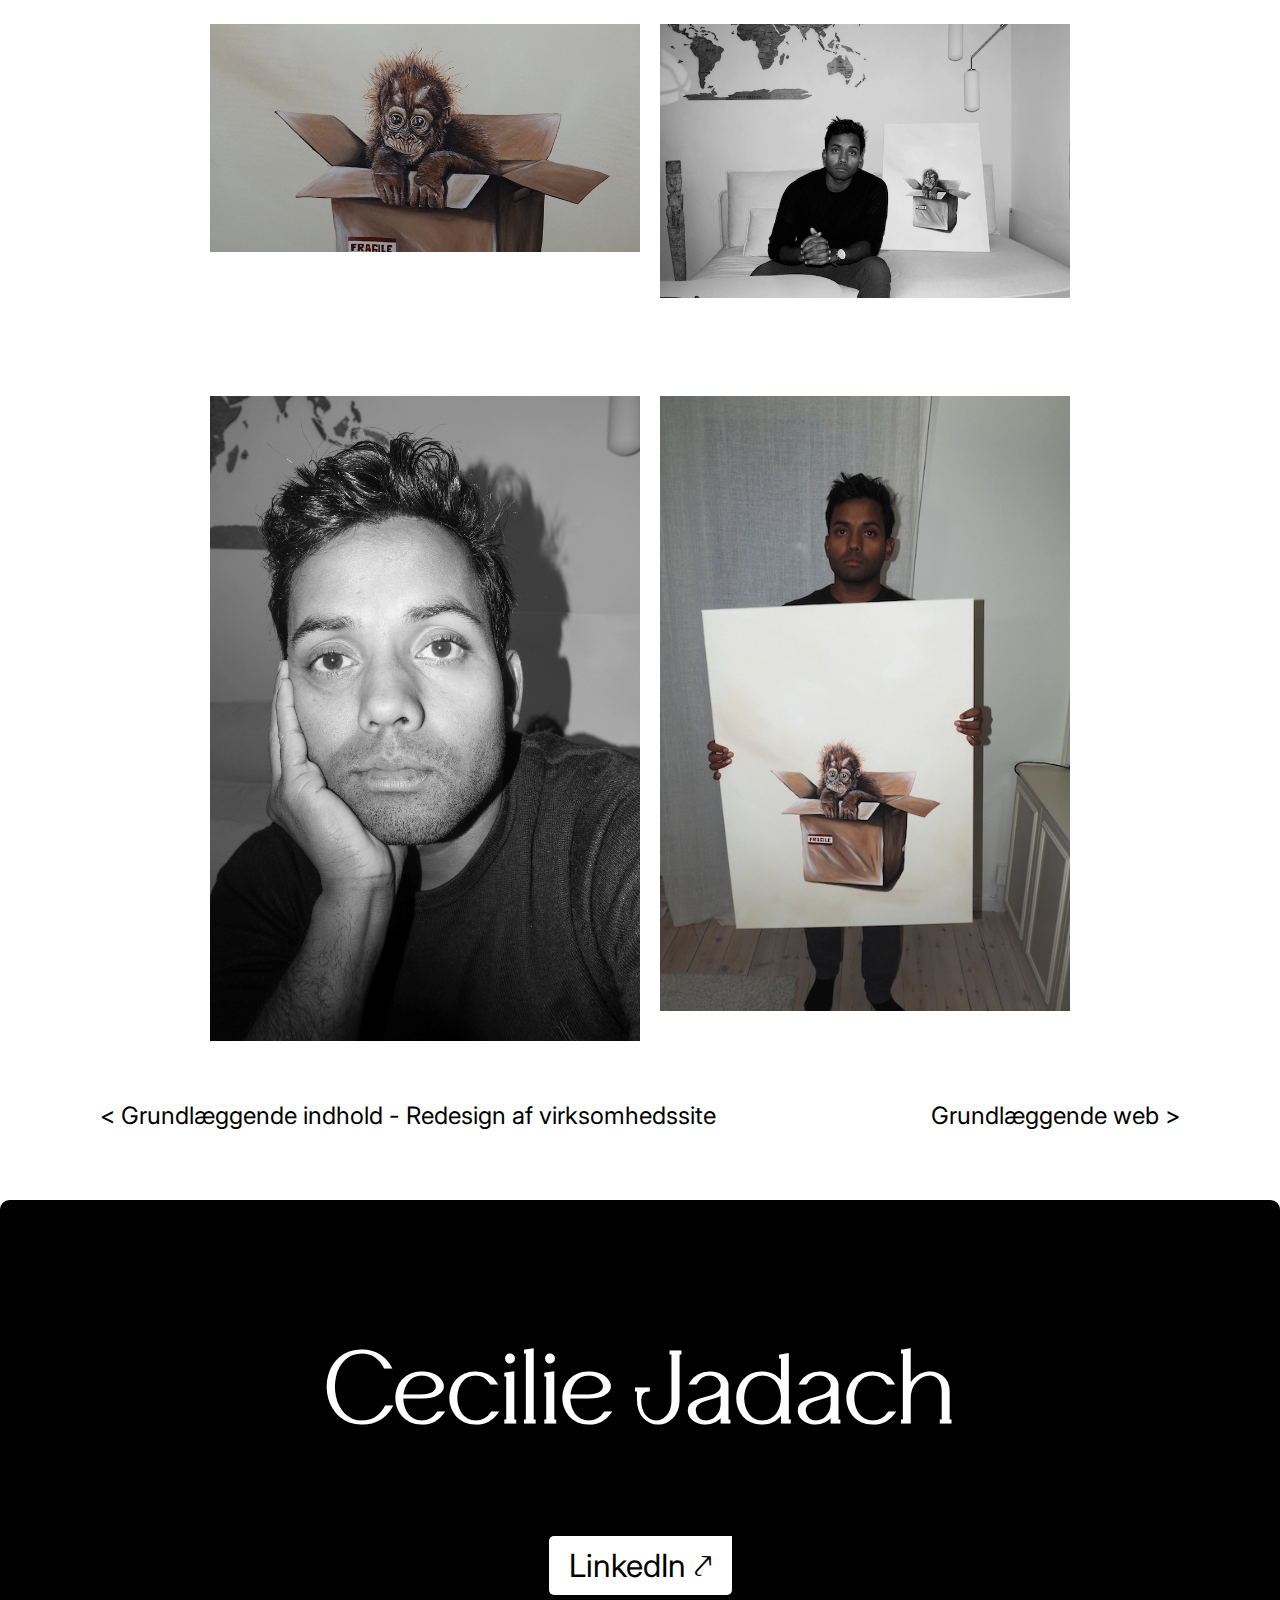
<file: videosite.html>
<!DOCTYPE html>
<html lang="da">

<head>
    <meta charset="UTF-8">
    <meta name="viewport" content="width=device-width, initial-scale=1.0">
    <meta name="robots" content="noindex">
    <meta name="description" content="Udforsk Cecilie Jadachs portefølje som multimediedesignerstuderende.">
    <title>Grundlæggende indhold - videosite</title>
    <link rel="stylesheet" href="generel.css">
    <link rel="stylesheet" href="layout.css">
    <link rel="preconnect" href="https://fonts.googleapis.com">
    <link rel="preconnect" href="https://fonts.gstatic.com" crossorigin>
    <link href="https://fonts.googleapis.com/css2?family=Inter:wght@300;400;700&display=swap" rel="stylesheet">
    <link rel="apple-touch-icon" sizes="180x180" href="/favicon_io/apple-touch-icon.png">
    <link rel="icon" type="image/png" sizes="32x32" href="/favicon_io/favicon-32x32.png">
    <link rel="icon" type="image/png" sizes="16x16" href="/favicon_io/favicon-16x16.png">
    <link rel="manifest" href="favicon_io/site.webmanifest">
</head>

<body>
    <header>
        <div class="container">
            <a class="logo" href="index.html">Cecilie Jadach</a>
            <nav>
                <a href="portfolio.html">Portfolio</a>
                <a href="om_mig.html">Om mig</a>
            </nav>
            <button class="hamburger">
                <span class="bar"></span>
            </button>
        </div>
    </header>
    <nav class="mobile-nav">
        <a href="portfolio.html">Portfolio</a>
        <a href="om_mig.html">Om mig</a>
    </nav>
    <a id="top"></a>
    <main>
        <div class="introduktion-wrapper-6" id="web">
            <h1>Grundlæggende indhold - Videosite</h1>
            <h2>Opgave: Lav et minisite indholdende interview og fotos</h2>
        </div>
        <div class="div_flex">
            <div class="row">
                <div class="opgave">
                    <p>Opgave</p>
                </div>
                <div>
                    <p>I dette tema blev jeg introduceret til videoproduktion, herunder præproduktion, selve
                        optagelsen, postproduktion samt fotoredigering. Prorammerne som vi fik præsenteret til opgaven
                        var Audition, Adobe Premiere Pro og Adobe Photoshop. Jeg blev herudover præsenteret for diverse
                        udstyr i Tech &
                        Story Lab. Vi fik stillet opgaven at optage et interview af en person med en passion og herefter
                        redigere videoen, så den varede ét minut.</p><br>
                    <p>Jeg havde, ved optagelse af interviewet, mulighed for at låne
                        kamera, lys og lyd af en bekendt
                        og havde derfor mulighed for at opnå bedre billede- og lydkvalitet, end hvis jeg havde optaget
                        på min mobil. Jeg redigerede
                        videomaterialet i Premiere Pro og fotomaterialet i Photoshop. Til sidst lavede jeg et minisite
                        indholdende 1 min. interview, placeret både med video- og iframe HTML tag, et minigalleri med
                        fire billeder og layoutdiagrammer for minisitet.</p>
                </div>
            </div>
            <div class="row">
                <div class="opgave">
                    <p>Opgaveløsning</p>
                </div>
                <div>
                    <a href="https://ceciliejadach.github.io/videosite/">Videosite</a>
                </div>
            </div>
        </div>
        <div class="con_3">
            <h1>Video: Interview - Person med passion</h1>
        </div>
        <div class="animation-scroll">
            <div class="cards">
                <div class="text_card">
                    <video controls src="https://ceciliejadach.dk/kea/05_indhold/01_pilotvideo/pilotvideo1.mp4"
                        width="971" height="546"></video>
                </div>
            </div>
        </div>
        <div class="con_3">
            <h1>Fotos</h1>
        </div>
        <div class="animation-scroll">
            <div class="cards">
                <div class="text_card small">
                    <img src="img/videosite/monkey.webp" alt="abe malleri" width="400" height="212">
                </div>
                <div class="text_card small">
                    <img src="img/videosite/baggrund.webp" alt="frederik bredformat billede" width="400" height="267">
                </div>
            </div>
        </div>
        <div class="animation-scroll">
            <div class="cards">
                <div class="text_card small">
                    <img src="img/videosite/frede.webp" alt="frederik protræt højformat" width="380" height="570">
                </div>
                <div class="text_card small">
                    <img src="img/videosite/h_format.webp" alt="højformat billede" width="430" height="645">
                </div>
            </div>
        </div>
        <div class="div_links">
            <a href="grundlaeggende_indhold_redesign.html"> &lt; Grundlæggende indhold - Redesign af virksomhedssite</a>
            <a href="grundlaeggende_web.html">Grundlæggende web &gt;</a>
        </div>
        <a href="#top" id="scrollTopBtn" title="Til toppen">&#8593; Tilbage til top</a>
    </main>
    <footer>
        <section>
            <div class="footer-wrapper">
                <div class="footer-headline">
                    <h2>Cecilie Jadach</h2>
                </div>
                <div class="footer-content">
                    <a href="https://www.linkedin.com/in/cecilie-jadach-petersen-0671b7276/">LinkedIn &#10532;</a>
                </div>
            </div>
        </section>
    </footer>
    <script src="java.js"></script>
</body>

</html>
</file>
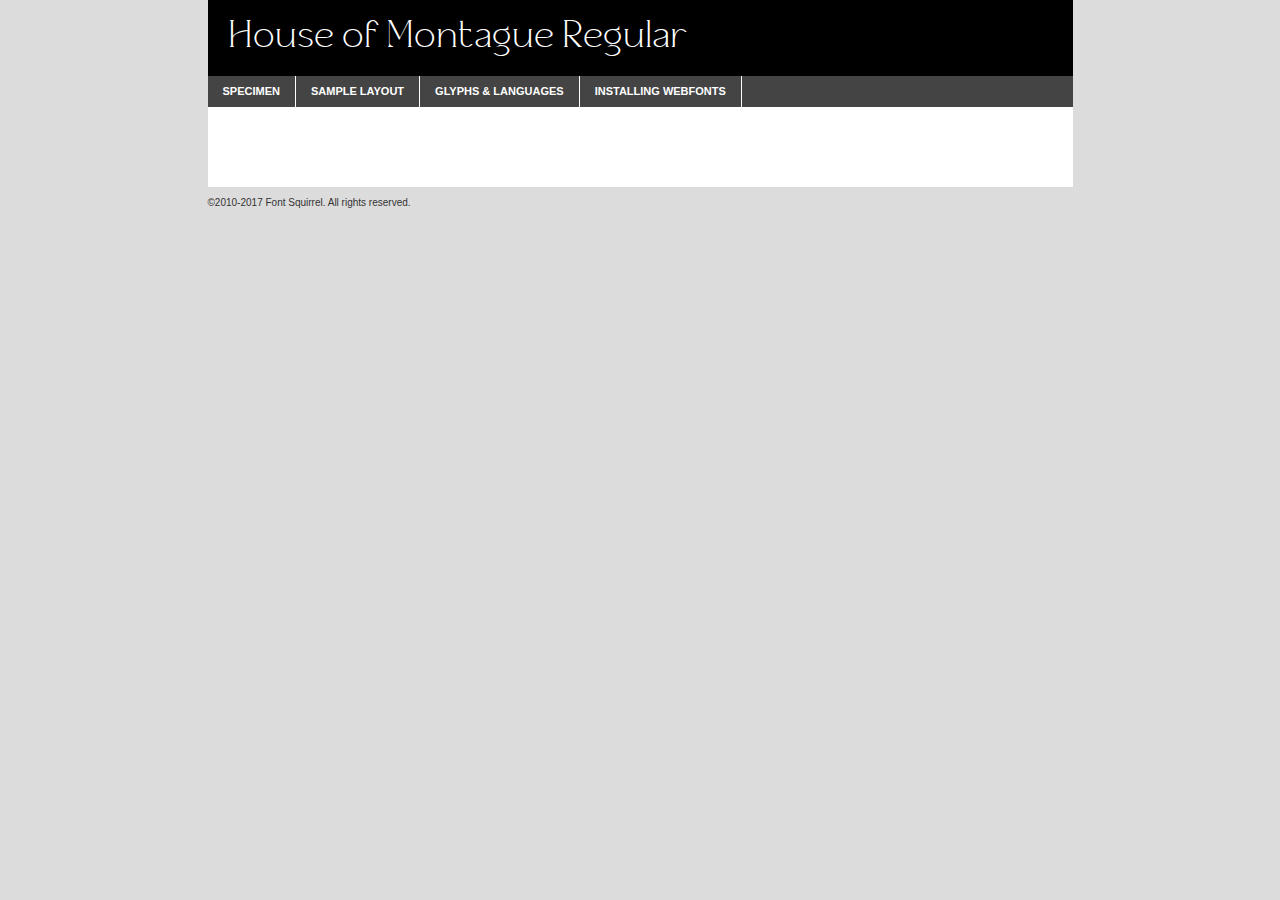
<file: font/houseofmontaguedemo-demo.html>
<!DOCTYPE html PUBLIC "-//W3C//DTD XHTML 1.0 Transitional//EN"
        "http://www.w3.org/TR/xhtml1/DTD/xhtml1-transitional.dtd">

<html xmlns="http://www.w3.org/1999/xhtml" xml:lang="en" lang="en">
<head>
    <meta http-equiv="Content-Type" content="text/html; charset=utf-8"/>
    <script src="http://ajax.googleapis.com/ajax/libs/jquery/1.7.2/jquery.min.js" type="text/javascript" charset="utf-8"></script>
    <script type="text/javascript">
		(function($) {
			$.fn.easyTabs = function(option) {
				var param = jQuery.extend({ fadeSpeed: 'fast', defaultContent: 1, activeClass: 'active' }, option);
				$(this).each(function() {
					var thisId = '#' + this.id;
					if ( param.defaultContent == '' )
					{
						param.defaultContent = 1;
					}
					if ( typeof param.defaultContent == 'number' )
					{
						var defaultTab = $(thisId + ' .tabs li:eq(' + (param.defaultContent - 1) + ') a').attr('href').substr(1);
					}
					else
					{
						var defaultTab = param.defaultContent;
					}
					$(thisId + ' .tabs li a').each(function() {
						var tabToHide = $(this).attr('href').substr(1);
						$('#' + tabToHide).addClass('easytabs-tab-content');
					});
					hideAll();
					changeContent(defaultTab);

					function hideAll() {$(thisId + ' .easytabs-tab-content').hide();}

					function changeContent(tabId)
					{
						hideAll();
						$(thisId + ' .tabs li').removeClass(param.activeClass);
						$(thisId + ' .tabs li a[href=#' + tabId + ']').closest('li').addClass(param.activeClass);
						if ( param.fadeSpeed != 'none' )
						{
							$(thisId + ' #' + tabId).fadeIn(param.fadeSpeed);
						}
						else
						{
							$(thisId + ' #' + tabId).show();
						}
					}

					$(thisId + ' .tabs li').click(function() {
						var tabId = $(this).find('a').attr('href').substr(1);
						changeContent(tabId);
						return false;
					});
				});
			}
		})(jQuery);
    </script>
    <link rel="stylesheet" href="specimen_files/specimen_stylesheet.css" type="text/css" charset="utf-8"/>
    <link rel="stylesheet" href="stylesheet.css" type="text/css" charset="utf-8"/>

    <style type="text/css">
        		body {
			font-family: 'house_of_montagueregular';
        		}

            </style>

    <title>House of Montague Regular Specimen</title>


    <script type="text/javascript" charset="utf-8">
		$(document).ready(function() {
			$('#container').easyTabs({ defaultContent: 1 });
		});
    </script>
</head>

<body>
<div id="container">
    <div id="header">
		House of Montague Regular    </div>
    <ul class="tabs">
        <li><a href="#specimen">Specimen</a></li>
        <li><a href="#layout">Sample Layout</a></li>
		        <li><a href="#glyphs">Glyphs &amp; Languages</a></li>
        <li><a href="#installing">Installing Webfonts</a></li>

    </ul>

    <div id="main_content">


        <div id="specimen">

            <div class="section">
                <div class="grid12 firstcol">
                    <div class="huge">AaBb</div>
                </div>
            </div>

            <div class="section">
                <div class="glyph_range">A&#x200B;B&#x200b;C&#x200b;D&#x200b;E&#x200b;F&#x200b;G&#x200b;H&#x200b;I&#x200b;J&#x200b;K&#x200b;L&#x200b;M&#x200b;N&#x200b;O&#x200b;P&#x200b;Q&#x200b;R&#x200b;S&#x200b;T&#x200b;U&#x200b;V&#x200b;W&#x200b;X&#x200b;Y&#x200b;Z&#x200b;a&#x200b;b&#x200b;c&#x200b;d&#x200b;e&#x200b;f&#x200b;g&#x200b;h&#x200b;i&#x200b;j&#x200b;k&#x200b;l&#x200b;m&#x200b;n&#x200b;o&#x200b;p&#x200b;q&#x200b;r&#x200b;s&#x200b;t&#x200b;u&#x200b;v&#x200b;w&#x200b;x&#x200b;y&#x200b;z&#x200b;1&#x200b;2&#x200b;3&#x200b;4&#x200b;5&#x200b;6&#x200b;7&#x200b;8&#x200b;9&#x200b;0&#x200b;&amp;&#x200b;.&#x200b;,&#x200b;?&#x200b;!&#x200b;&#64;&#x200b;(&#x200b;)&#x200b;#&#x200b;$&#x200b;%&#x200b;*&#x200b;+&#x200b;-&#x200b;=&#x200b;:&#x200b;;</div>
            </div>
            <div class="section">
                <div class="grid12 firstcol">
                    <table class="sample_table">
                        <tr>
                            <td>10</td>
                            <td class="size10">abcdefghijklmnopqrstuvwxyzABCDEFGHIJKLMNOPQRSTUVWXYZ0123456789abcdefghijklmnopqrstuvwxyzABCDEFGHIJKLMNOPQRSTUVWXYZ0123456789abcdefghijklmnopqrstuvwxyzABCDEFGHIJKLMNOPQRSTUVWXYZ</td>
                        </tr>
                        <tr>
                            <td>11</td>
                            <td class="size11">abcdefghijklmnopqrstuvwxyzABCDEFGHIJKLMNOPQRSTUVWXYZ0123456789abcdefghijklmnopqrstuvwxyzABCDEFGHIJKLMNOPQRSTUVWXYZ0123456789abcdefghijklmnopqrstuvwxyzABCDEFGHIJKLMNOPQRSTUVWXYZ</td>
                        </tr>
                        <tr>
                            <td>12</td>
                            <td class="size12">abcdefghijklmnopqrstuvwxyzABCDEFGHIJKLMNOPQRSTUVWXYZ0123456789abcdefghijklmnopqrstuvwxyzABCDEFGHIJKLMNOPQRSTUVWXYZ0123456789abcdefghijklmnopqrstuvwxyzABCDEFGHIJKLMNOPQRSTUVWXYZ</td>
                        </tr>
                        <tr>
                            <td>13</td>
                            <td class="size13">abcdefghijklmnopqrstuvwxyzABCDEFGHIJKLMNOPQRSTUVWXYZ0123456789abcdefghijklmnopqrstuvwxyzABCDEFGHIJKLMNOPQRSTUVWXYZ0123456789abcdefghijklmnopqrstuvwxyzABCDEFGHIJKLMNOPQRSTUVWXYZ</td>
                        </tr>
                        <tr>
                            <td>14</td>
                            <td class="size14">abcdefghijklmnopqrstuvwxyzABCDEFGHIJKLMNOPQRSTUVWXYZ0123456789abcdefghijklmnopqrstuvwxyzABCDEFGHIJKLMNOPQRSTUVWXYZ0123456789abcdefghijklmnopqrstuvwxyzABCDEFGHIJKLMNOPQRSTUVWXYZ</td>
                        </tr>
                        <tr>
                            <td>16</td>
                            <td class="size16">abcdefghijklmnopqrstuvwxyzABCDEFGHIJKLMNOPQRSTUVWXYZ0123456789abcdefghijklmnopqrstuvwxyzABCDEFGHIJKLMNOPQRSTUVWXYZ</td>
                        </tr>
                        <tr>
                            <td>18</td>
                            <td class="size18">abcdefghijklmnopqrstuvwxyzABCDEFGHIJKLMNOPQRSTUVWXYZ0123456789abcdefghijklmnopqrstuvwxyzABCDEFGHIJKLMNOPQRSTUVWXYZ</td>
                        </tr>
                        <tr>
                            <td>20</td>
                            <td class="size20">abcdefghijklmnopqrstuvwxyzABCDEFGHIJKLMNOPQRSTUVWXYZ0123456789abcdefghijklmnopqrstuvwxyzABCDEFGHIJKLMNOPQRSTUVWXYZ</td>
                        </tr>
                        <tr>
                            <td>24</td>
                            <td class="size24">abcdefghijklmnopqrstuvwxyzABCDEFGHIJKLMNOPQRSTUVWXYZ0123456789abcdefghijklmnopqrstuvwxyzABCDEFGHIJKLMNOPQRSTUVWXYZ</td>
                        </tr>
                        <tr>
                            <td>30</td>
                            <td class="size30">abcdefghijklmnopqrstuvwxyzABCDEFGHIJKLMNOPQRSTUVWXYZ0123456789abcdefghijklmnopqrstuvwxyzABCDEFGHIJKLMNOPQRSTUVWXYZ</td>
                        </tr>
                        <tr>
                            <td>36</td>
                            <td class="size36">abcdefghijklmnopqrstuvwxyzABCDEFGHIJKLMNOPQRSTUVWXYZ0123456789abcdefghijklmnopqrstuvwxyzABCDEFGHIJKLMNOPQRSTUVWXYZ</td>
                        </tr>
                        <tr>
                            <td>48</td>
                            <td class="size48">abcdefghijklmnopqrstuvwxyzABCDEFGHIJKLMNOPQRSTUVWXYZ0123456789abcdefghijklmnopqrstuvwxyzABCDEFGHIJKLMNOPQRSTUVWXYZ</td>
                        </tr>
                        <tr>
                            <td>60</td>
                            <td class="size60">abcdefghijklmnopqrstuvwxyzABCDEFGHIJKLMNOPQRSTUVWXYZ0123456789abcdefghijklmnopqrstuvwxyzABCDEFGHIJKLMNOPQRSTUVWXYZ</td>
                        </tr>
                        <tr>
                            <td>72</td>
                            <td class="size72">abcdefghijklmnopqrstuvwxyzABCDEFGHIJKLMNOPQRSTUVWXYZ0123456789abcdefghijklmnopqrstuvwxyzABCDEFGHIJKLMNOPQRSTUVWXYZ</td>
                        </tr>
                        <tr>
                            <td>90</td>
                            <td class="size90">abcdefghijklmnopqrstuvwxyzABCDEFGHIJKLMNOPQRSTUVWXYZ0123456789abcdefghijklmnopqrstuvwxyzABCDEFGHIJKLMNOPQRSTUVWXYZ</td>
                        </tr>
                    </table>

                </div>

            </div>


            <div class="section" id="bodycomparison">


                <div id="xheight">
                    <div class="fontbody">&#x25FC;&#x25FC;&#x25FC;&#x25FC;&#x25FC;&#x25FC;&#x25FC;&#x25FC;&#x25FC;&#x25FC;&#x25FC;&#x25FC;&#x25FC;&#x25FC;&#x25FC;&#x25FC;&#x25FC;&#x25FC;&#x25FC;&#x25FC;&#x25FC;&#x25FC;&#x25FC;&#x25FC;&#x25FC;&#x25FC;&#x25FC;&#x25FC;&#x25FC;&#x25FC;&#x25FC;&#x25FC;&#x25FC;&#x25FC;&#x25FC;&#x25FC;&#x25FC;&#x25FC;&#x25FC;&#x25FC;&#x25FC;&#x25FC;&#x25FC;&#x25FC;&#x25FC;&#x25FC;&#x25FC;&#x25FC;&#x25FC;&#x25FC;&#x25FC;&#x25FC;&#x25FC;&#x25FC;&#x25FC;&#x25FC;&#x25FC;&#x25FC;&#x25FC;&#x25FC;&#x25FC;&#x25FC;&#x25FC;&#x25FC;&#x25FC;&#x25FC;&#x25FC;&#x25FC;&#x25FC;&#x25FC;&#x25FC;&#x25FC;&#x25FC;&#x25FC;&#x25FC;&#x25FC;&#x25FC;&#x25FC;&#x25FC;&#x25FC;&#x25FC;&#x25FC;&#x25FC;&#x25FC;&#x25FC;&#x25FC;&#x25FC;&#x25FC;&#x25FC;&#x25FC;&#x25FC;&#x25FC;&#x25FC;&#x25FC;&#x25FC;&#x25FC;&#x25FC;&#x25FC;&#x25FC;body</div>
                    <div class="arialbody">body</div>
                    <div class="verdanabody">body</div>
                    <div class="georgiabody">body</div>
                </div>
                <div class="fontbody" style="z-index:1">
                    body<span>House of Montague Regular</span>
                </div>
                <div class="arialbody" style="z-index:1">
                    body<span>Arial</span>
                </div>
                <div class="verdanabody" style="z-index:1">
                    body<span>Verdana</span>
                </div>
                <div class="georgiabody" style="z-index:1">
                    body<span>Georgia</span>
                </div>


            </div>


            <div class="section psample psample_row1" id="">

                <div class="grid2 firstcol">
                    <p class="size10"><span>10.</span>Aenean lacinia bibendum nulla sed consectetur. Fusce dapibus, tellus ac cursus commodo, tortor mauris condimentum nibh, ut fermentum massa justo sit amet risus. Nullam id dolor id nibh ultricies vehicula ut id elit. Cum sociis natoque penatibus et magnis dis parturient montes, nascetur ridiculus mus. Nulla vitae elit libero, a pharetra augue.</p>

                </div>
                <div class="grid3">
                    <p class="size11"><span>11.</span>Aenean lacinia bibendum nulla sed consectetur. Fusce dapibus, tellus ac cursus commodo, tortor mauris condimentum nibh, ut fermentum massa justo sit amet risus. Nullam id dolor id nibh ultricies vehicula ut id elit. Cum sociis natoque penatibus et magnis dis parturient montes, nascetur ridiculus mus. Nulla vitae elit libero, a pharetra augue.</p>

                </div>
                <div class="grid3">
                    <p class="size12"><span>12.</span>Aenean lacinia bibendum nulla sed consectetur. Fusce dapibus, tellus ac cursus commodo, tortor mauris condimentum nibh, ut fermentum massa justo sit amet risus. Nullam id dolor id nibh ultricies vehicula ut id elit. Cum sociis natoque penatibus et magnis dis parturient montes, nascetur ridiculus mus. Nulla vitae elit libero, a pharetra augue.</p>

                </div>
                <div class="grid4">
                    <p class="size13"><span>13.</span>Aenean lacinia bibendum nulla sed consectetur. Fusce dapibus, tellus ac cursus commodo, tortor mauris condimentum nibh, ut fermentum massa justo sit amet risus. Nullam id dolor id nibh ultricies vehicula ut id elit. Cum sociis natoque penatibus et magnis dis parturient montes, nascetur ridiculus mus. Nulla vitae elit libero, a pharetra augue.</p>

                </div>
                <div class="white_blend"></div>

            </div>
            <div class="section psample psample_row2" id="">
                <div class="grid3 firstcol">
                    <p class="size14"><span>14.</span>Aenean lacinia bibendum nulla sed consectetur. Fusce dapibus, tellus ac cursus commodo, tortor mauris condimentum nibh, ut fermentum massa justo sit amet risus. Nullam id dolor id nibh ultricies vehicula ut id elit. Cum sociis natoque penatibus et magnis dis parturient montes, nascetur ridiculus mus. Nulla vitae elit libero, a pharetra augue.</p>

                </div>
                <div class="grid4">
                    <p class="size16"><span>16.</span>Aenean lacinia bibendum nulla sed consectetur. Fusce dapibus, tellus ac cursus commodo, tortor mauris condimentum nibh, ut fermentum massa justo sit amet risus. Nullam id dolor id nibh ultricies vehicula ut id elit. Cum sociis natoque penatibus et magnis dis parturient montes, nascetur ridiculus mus. Nulla vitae elit libero, a pharetra augue.</p>

                </div>
                <div class="grid5">
                    <p class="size18"><span>18.</span>Aenean lacinia bibendum nulla sed consectetur. Fusce dapibus, tellus ac cursus commodo, tortor mauris condimentum nibh, ut fermentum massa justo sit amet risus. Nullam id dolor id nibh ultricies vehicula ut id elit. Cum sociis natoque penatibus et magnis dis parturient montes, nascetur ridiculus mus. Nulla vitae elit libero, a pharetra augue.</p>

                </div>

                <div class="white_blend"></div>

            </div>

            <div class="section psample psample_row3" id="">
                <div class="grid5 firstcol">
                    <p class="size20"><span>20.</span>Aenean lacinia bibendum nulla sed consectetur. Fusce dapibus, tellus ac cursus commodo, tortor mauris condimentum nibh, ut fermentum massa justo sit amet risus. Nullam id dolor id nibh ultricies vehicula ut id elit. Cum sociis natoque penatibus et magnis dis parturient montes, nascetur ridiculus mus. Nulla vitae elit libero, a pharetra augue.</p>
                </div>
                <div class="grid7">
                    <p class="size24"><span>24.</span>Aenean lacinia bibendum nulla sed consectetur. Fusce dapibus, tellus ac cursus commodo, tortor mauris condimentum nibh, ut fermentum massa justo sit amet risus. Nullam id dolor id nibh ultricies vehicula ut id elit. Cum sociis natoque penatibus et magnis dis parturient montes, nascetur ridiculus mus. Nulla vitae elit libero, a pharetra augue.</p>
                </div>

                <div class="white_blend"></div>

            </div>

            <div class="section psample psample_row4" id="">
                <div class="grid12 firstcol">
                    <p class="size30"><span>30.</span>Aenean lacinia bibendum nulla sed consectetur. Fusce dapibus, tellus ac cursus commodo, tortor mauris condimentum nibh, ut fermentum massa justo sit amet risus. Nullam id dolor id nibh ultricies vehicula ut id elit. Cum sociis natoque penatibus et magnis dis parturient montes, nascetur ridiculus mus. Nulla vitae elit libero, a pharetra augue.</p>
                </div>
                <div class="white_blend"></div>

            </div>


            <div class="section psample psample_row1 fullreverse">
                <div class="grid2 firstcol">
                    <p class="size10"><span>10.</span>Aenean lacinia bibendum nulla sed consectetur. Fusce dapibus, tellus ac cursus commodo, tortor mauris condimentum nibh, ut fermentum massa justo sit amet risus. Nullam id dolor id nibh ultricies vehicula ut id elit. Cum sociis natoque penatibus et magnis dis parturient montes, nascetur ridiculus mus. Nulla vitae elit libero, a pharetra augue.</p>

                </div>
                <div class="grid3">
                    <p class="size11"><span>11.</span>Aenean lacinia bibendum nulla sed consectetur. Fusce dapibus, tellus ac cursus commodo, tortor mauris condimentum nibh, ut fermentum massa justo sit amet risus. Nullam id dolor id nibh ultricies vehicula ut id elit. Cum sociis natoque penatibus et magnis dis parturient montes, nascetur ridiculus mus. Nulla vitae elit libero, a pharetra augue.</p>

                </div>
                <div class="grid3">
                    <p class="size12"><span>12.</span>Aenean lacinia bibendum nulla sed consectetur. Fusce dapibus, tellus ac cursus commodo, tortor mauris condimentum nibh, ut fermentum massa justo sit amet risus. Nullam id dolor id nibh ultricies vehicula ut id elit. Cum sociis natoque penatibus et magnis dis parturient montes, nascetur ridiculus mus. Nulla vitae elit libero, a pharetra augue.</p>

                </div>
                <div class="grid4">
                    <p class="size13"><span>13.</span>Aenean lacinia bibendum nulla sed consectetur. Fusce dapibus, tellus ac cursus commodo, tortor mauris condimentum nibh, ut fermentum massa justo sit amet risus. Nullam id dolor id nibh ultricies vehicula ut id elit. Cum sociis natoque penatibus et magnis dis parturient montes, nascetur ridiculus mus. Nulla vitae elit libero, a pharetra augue.</p>

                </div>
                <div class="black_blend"></div>

            </div>

            <div class="section psample psample_row2 fullreverse">
                <div class="grid3 firstcol">
                    <p class="size14"><span>14.</span>Aenean lacinia bibendum nulla sed consectetur. Fusce dapibus, tellus ac cursus commodo, tortor mauris condimentum nibh, ut fermentum massa justo sit amet risus. Nullam id dolor id nibh ultricies vehicula ut id elit. Cum sociis natoque penatibus et magnis dis parturient montes, nascetur ridiculus mus. Nulla vitae elit libero, a pharetra augue.</p>

                </div>
                <div class="grid4">
                    <p class="size16"><span>16.</span>Aenean lacinia bibendum nulla sed consectetur. Fusce dapibus, tellus ac cursus commodo, tortor mauris condimentum nibh, ut fermentum massa justo sit amet risus. Nullam id dolor id nibh ultricies vehicula ut id elit. Cum sociis natoque penatibus et magnis dis parturient montes, nascetur ridiculus mus. Nulla vitae elit libero, a pharetra augue.</p>

                </div>
                <div class="grid5">
                    <p class="size18"><span>18.</span>Aenean lacinia bibendum nulla sed consectetur. Fusce dapibus, tellus ac cursus commodo, tortor mauris condimentum nibh, ut fermentum massa justo sit amet risus. Nullam id dolor id nibh ultricies vehicula ut id elit. Cum sociis natoque penatibus et magnis dis parturient montes, nascetur ridiculus mus. Nulla vitae elit libero, a pharetra augue.</p>

                </div>
                <div class="black_blend"></div>

            </div>

            <div class="section psample fullreverse psample_row3" id="">
                <div class="grid5 firstcol">
                    <p class="size20"><span>20.</span>Aenean lacinia bibendum nulla sed consectetur. Fusce dapibus, tellus ac cursus commodo, tortor mauris condimentum nibh, ut fermentum massa justo sit amet risus. Nullam id dolor id nibh ultricies vehicula ut id elit. Cum sociis natoque penatibus et magnis dis parturient montes, nascetur ridiculus mus. Nulla vitae elit libero, a pharetra augue.</p>
                </div>
                <div class="grid7">
                    <p class="size24"><span>24.</span>Aenean lacinia bibendum nulla sed consectetur. Fusce dapibus, tellus ac cursus commodo, tortor mauris condimentum nibh, ut fermentum massa justo sit amet risus. Nullam id dolor id nibh ultricies vehicula ut id elit. Cum sociis natoque penatibus et magnis dis parturient montes, nascetur ridiculus mus. Nulla vitae elit libero, a pharetra augue.</p>
                </div>

                <div class="black_blend"></div>

            </div>

            <div class="section psample fullreverse psample_row4" id="" style="border-bottom: 20px #000 solid;">
                <div class="grid12 firstcol">
                    <p class="size30"><span>30.</span>Aenean lacinia bibendum nulla sed consectetur. Fusce dapibus, tellus ac cursus commodo, tortor mauris condimentum nibh, ut fermentum massa justo sit amet risus. Nullam id dolor id nibh ultricies vehicula ut id elit. Cum sociis natoque penatibus et magnis dis parturient montes, nascetur ridiculus mus. Nulla vitae elit libero, a pharetra augue.</p>
                </div>
                <div class="black_blend"></div>

            </div>


        </div>

        <div id="layout">

            <div class="section">

                <div class="grid12 firstcol">
                    <h1>Lorem Ipsum Dolor</h1>
                    <h2>Etiam porta sem malesuada magna mollis euismod</h2>

                    <p class="byline">By <a href="#link">Aenean Lacinia</a></p>
                </div>
            </div>
            <div class="section">
                <div class="grid8 firstcol">
                    <p class="large">Donec sed odio dui. Morbi leo risus, porta ac consectetur ac, vestibulum at eros. Fusce dapibus, tellus ac cursus commodo, tortor mauris condimentum nibh, ut fermentum massa justo sit amet risus. </p>


                    <h3>Pellentesque ornare sem</h3>

                    <p>Maecenas sed diam eget risus varius blandit sit amet non magna. Maecenas faucibus mollis interdum. Donec ullamcorper nulla non metus auctor fringilla. Nullam id dolor id nibh ultricies vehicula ut id elit. Nullam id dolor id nibh ultricies vehicula ut id elit. </p>

                    <p>Aenean eu leo quam. Pellentesque ornare sem lacinia quam venenatis vestibulum. Lorem ipsum dolor sit amet, consectetur adipiscing elit. Cum sociis natoque penatibus et magnis dis parturient montes, nascetur ridiculus mus. </p>

                    <p>Nulla vitae elit libero, a pharetra augue. Praesent commodo cursus magna, vel scelerisque nisl consectetur et. Aenean lacinia bibendum nulla sed consectetur. </p>

                    <p>Nullam quis risus eget urna mollis ornare vel eu leo. Nullam quis risus eget urna mollis ornare vel eu leo. Maecenas sed diam eget risus varius blandit sit amet non magna. Donec ullamcorper nulla non metus auctor fringilla. </p>

                    <h3>Cras mattis consectetur</h3>

                    <p>Aenean eu leo quam. Pellentesque ornare sem lacinia quam venenatis vestibulum. Aenean lacinia bibendum nulla sed consectetur. Integer posuere erat a ante venenatis dapibus posuere velit aliquet. Cras mattis consectetur purus sit amet fermentum. </p>

                    <p>Nullam id dolor id nibh ultricies vehicula ut id elit. Nullam quis risus eget urna mollis ornare vel eu leo. Cras mattis consectetur purus sit amet fermentum.</p>
                </div>

                <div class="grid4 sidebar">

                    <div class="box reverse">
                        <p class="last">Nullam quis risus eget urna mollis ornare vel eu leo. Donec ullamcorper nulla non metus auctor fringilla. Cras mattis consectetur purus sit amet fermentum. Sed posuere consectetur est at lobortis. Lorem ipsum dolor sit amet, consectetur adipiscing elit. </p>
                    </div>

                    <p class="caption">Maecenas sed diam eget risus varius.</p>

                    <p>Vestibulum id ligula porta felis euismod semper. Integer posuere erat a ante venenatis dapibus posuere velit aliquet. Vestibulum id ligula porta felis euismod semper. Sed posuere consectetur est at lobortis. Maecenas sed diam eget risus varius blandit sit amet non magna. Fusce dapibus, tellus ac cursus commodo, tortor mauris condimentum nibh, ut fermentum massa justo sit amet risus. </p>


                    <p>Duis mollis, est non commodo luctus, nisi erat porttitor ligula, eget lacinia odio sem nec elit. Aenean lacinia bibendum nulla sed consectetur. Vivamus sagittis lacus vel augue laoreet rutrum faucibus dolor auctor. Aenean lacinia bibendum nulla sed consectetur. Nullam quis risus eget urna mollis ornare vel eu leo. </p>

                    <p>Praesent commodo cursus magna, vel scelerisque nisl consectetur et. Donec ullamcorper nulla non metus auctor fringilla. Maecenas faucibus mollis interdum. Fusce dapibus, tellus ac cursus commodo, tortor mauris condimentum nibh, ut fermentum massa justo sit amet risus. </p>

                </div>
            </div>

        </div>


		

        <div id="glyphs">
            <div class="section">
                <div class="grid12 firstcol">

                    <h1>Language Support</h1>
                    <p>The subset of House of Montague Regular in this kit supports the following languages:<br/>

						English, Arrernte, Bislama, Cebuano, Fijian, Gilbertese, Hmong, Ibanag, Iloko_ilokano, Interglossa_glosa, Interlingua, Lojban, Norfolk_pitcairnese, Oromo, Rotokas, Seychelles_creole, Shona, Somali, Southern_ndebele, Swahili, Swati_swazi, Tok_pisin, Warlpiri, Xhosa, Zulu, Latinbasic, Ubasic, Demo                    </p>
                    <h1>Glyph Chart</h1>
                    <p>The subset of House of Montague Regular in this kit includes all the glyphs listed below. Unicode entities are included above each glyph to help you insert individual characters into your layout.</p>
                    <div id="glyph_chart">

																				                                <div><p>&amp;#32;</p>&#32;</div>
																				                                <div><p>&amp;#33;</p>&#33;</div>
																				                                <div><p>&amp;#34;</p>&#34;</div>
																				                                <div><p>&amp;#35;</p>&#35;</div>
																				                                <div><p>&amp;#36;</p>&#36;</div>
																				                                <div><p>&amp;#37;</p>&#37;</div>
																				                                <div><p>&amp;#38;</p>&#38;</div>
																				                                <div><p>&amp;#39;</p>&#39;</div>
																				                                <div><p>&amp;#40;</p>&#40;</div>
																				                                <div><p>&amp;#41;</p>&#41;</div>
																				                                <div><p>&amp;#42;</p>&#42;</div>
																				                                <div><p>&amp;#43;</p>&#43;</div>
																				                                <div><p>&amp;#44;</p>&#44;</div>
																				                                <div><p>&amp;#45;</p>&#45;</div>
																				                                <div><p>&amp;#46;</p>&#46;</div>
																				                                <div><p>&amp;#47;</p>&#47;</div>
																				                                <div><p>&amp;#48;</p>&#48;</div>
																				                                <div><p>&amp;#49;</p>&#49;</div>
																				                                <div><p>&amp;#50;</p>&#50;</div>
																				                                <div><p>&amp;#51;</p>&#51;</div>
																				                                <div><p>&amp;#52;</p>&#52;</div>
																				                                <div><p>&amp;#53;</p>&#53;</div>
																				                                <div><p>&amp;#54;</p>&#54;</div>
																				                                <div><p>&amp;#55;</p>&#55;</div>
																				                                <div><p>&amp;#56;</p>&#56;</div>
																				                                <div><p>&amp;#57;</p>&#57;</div>
																				                                <div><p>&amp;#58;</p>&#58;</div>
																				                                <div><p>&amp;#59;</p>&#59;</div>
																				                                <div><p>&amp;#60;</p>&#60;</div>
																				                                <div><p>&amp;#61;</p>&#61;</div>
																				                                <div><p>&amp;#62;</p>&#62;</div>
																				                                <div><p>&amp;#63;</p>&#63;</div>
																				                                <div><p>&amp;#64;</p>&#64;</div>
																				                                <div><p>&amp;#65;</p>&#65;</div>
																				                                <div><p>&amp;#66;</p>&#66;</div>
																				                                <div><p>&amp;#67;</p>&#67;</div>
																				                                <div><p>&amp;#68;</p>&#68;</div>
																				                                <div><p>&amp;#69;</p>&#69;</div>
																				                                <div><p>&amp;#70;</p>&#70;</div>
																				                                <div><p>&amp;#71;</p>&#71;</div>
																				                                <div><p>&amp;#72;</p>&#72;</div>
																				                                <div><p>&amp;#73;</p>&#73;</div>
																				                                <div><p>&amp;#74;</p>&#74;</div>
																				                                <div><p>&amp;#75;</p>&#75;</div>
																				                                <div><p>&amp;#76;</p>&#76;</div>
																				                                <div><p>&amp;#77;</p>&#77;</div>
																				                                <div><p>&amp;#78;</p>&#78;</div>
																				                                <div><p>&amp;#79;</p>&#79;</div>
																				                                <div><p>&amp;#80;</p>&#80;</div>
																				                                <div><p>&amp;#81;</p>&#81;</div>
																				                                <div><p>&amp;#82;</p>&#82;</div>
																				                                <div><p>&amp;#83;</p>&#83;</div>
																				                                <div><p>&amp;#84;</p>&#84;</div>
																				                                <div><p>&amp;#85;</p>&#85;</div>
																				                                <div><p>&amp;#86;</p>&#86;</div>
																				                                <div><p>&amp;#87;</p>&#87;</div>
																				                                <div><p>&amp;#88;</p>&#88;</div>
																				                                <div><p>&amp;#89;</p>&#89;</div>
																				                                <div><p>&amp;#90;</p>&#90;</div>
																				                                <div><p>&amp;#91;</p>&#91;</div>
																				                                <div><p>&amp;#92;</p>&#92;</div>
																				                                <div><p>&amp;#93;</p>&#93;</div>
																				                                <div><p>&amp;#94;</p>&#94;</div>
																				                                <div><p>&amp;#95;</p>&#95;</div>
																				                                <div><p>&amp;#96;</p>&#96;</div>
																				                                <div><p>&amp;#97;</p>&#97;</div>
																				                                <div><p>&amp;#98;</p>&#98;</div>
																				                                <div><p>&amp;#99;</p>&#99;</div>
																				                                <div><p>&amp;#100;</p>&#100;</div>
																				                                <div><p>&amp;#101;</p>&#101;</div>
																				                                <div><p>&amp;#102;</p>&#102;</div>
																				                                <div><p>&amp;#103;</p>&#103;</div>
																				                                <div><p>&amp;#104;</p>&#104;</div>
																				                                <div><p>&amp;#105;</p>&#105;</div>
																				                                <div><p>&amp;#106;</p>&#106;</div>
																				                                <div><p>&amp;#107;</p>&#107;</div>
																				                                <div><p>&amp;#108;</p>&#108;</div>
																				                                <div><p>&amp;#109;</p>&#109;</div>
																				                                <div><p>&amp;#110;</p>&#110;</div>
																				                                <div><p>&amp;#111;</p>&#111;</div>
																				                                <div><p>&amp;#112;</p>&#112;</div>
																				                                <div><p>&amp;#113;</p>&#113;</div>
																				                                <div><p>&amp;#114;</p>&#114;</div>
																				                                <div><p>&amp;#115;</p>&#115;</div>
																				                                <div><p>&amp;#116;</p>&#116;</div>
																				                                <div><p>&amp;#117;</p>&#117;</div>
																				                                <div><p>&amp;#118;</p>&#118;</div>
																				                                <div><p>&amp;#119;</p>&#119;</div>
																				                                <div><p>&amp;#120;</p>&#120;</div>
																				                                <div><p>&amp;#121;</p>&#121;</div>
																				                                <div><p>&amp;#122;</p>&#122;</div>
																				                                <div><p>&amp;#123;</p>&#123;</div>
																				                                <div><p>&amp;#124;</p>&#124;</div>
																				                                <div><p>&amp;#125;</p>&#125;</div>
																				                                <div><p>&amp;#126;</p>&#126;</div>
																				                                <div><p>&amp;#160;</p>&#160;</div>
																				                                <div><p>&amp;#173;</p>&#173;</div>
																				                                <div><p>&amp;#8192;</p>&#8192;</div>
																				                                <div><p>&amp;#8193;</p>&#8193;</div>
																				                                <div><p>&amp;#8194;</p>&#8194;</div>
																				                                <div><p>&amp;#8195;</p>&#8195;</div>
																				                                <div><p>&amp;#8196;</p>&#8196;</div>
																				                                <div><p>&amp;#8197;</p>&#8197;</div>
																				                                <div><p>&amp;#8198;</p>&#8198;</div>
																				                                <div><p>&amp;#8199;</p>&#8199;</div>
																				                                <div><p>&amp;#8200;</p>&#8200;</div>
																				                                <div><p>&amp;#8201;</p>&#8201;</div>
																				                                <div><p>&amp;#8202;</p>&#8202;</div>
																				                                <div><p>&amp;#8208;</p>&#8208;</div>
																				                                <div><p>&amp;#8209;</p>&#8209;</div>
																				                                <div><p>&amp;#8210;</p>&#8210;</div>
																				                                <div><p>&amp;#8211;</p>&#8211;</div>
																				                                <div><p>&amp;#8212;</p>&#8212;</div>
																				                                <div><p>&amp;#8239;</p>&#8239;</div>
																				                                <div><p>&amp;#8287;</p>&#8287;</div>
																				                                <div><p>&amp;#9724;</p>&#9724;</div>
																																																										                    </div>
                </div>


            </div>
        </div>


        <div id="specs">

        </div>

        <div id="installing">
            <div class="section">
                <div class="grid7 firstcol">
                    <h1>Installing Webfonts</h1>

                    <p>Webfonts are supported by all major browser platforms but not all in the same way. There are currently four different font formats that must be included in order to target all browsers. This includes TTF, WOFF, EOT and SVG.</p>

                    <h2>1. Upload your webfonts</h2>
                    <p>You must upload your webfont kit to your website. They should be in or near the same directory as your CSS files.</p>

                    <h2>2. Include the webfont stylesheet</h2>
                    <p>A special CSS @font-face declaration helps the various browsers select the appropriate font it needs without causing you a bunch of headaches. Learn more about this syntax by reading the <a href="https://www.fontspring.com/blog/further-hardening-of-the-bulletproof-syntax">Fontspring blog post</a> about it. The code for it is as follows:</p>


                    <code>
                        @font-face{
                        font-family: 'MyWebFont';
                        src: url('WebFont.eot');
                        src: url('WebFont.eot?#iefix') format('embedded-opentype'),
                        url('WebFont.woff') format('woff'),
                        url('WebFont.ttf') format('truetype'),
                        url('WebFont.svg#webfont') format('svg');
                        }
                    </code>

                    <p>We've already gone ahead and generated the code for you. All you have to do is link to the stylesheet in your HTML, like this:</p>
                    <code>&lt;link rel=&quot;stylesheet&quot; href=&quot;stylesheet.css&quot; type=&quot;text/css&quot; charset=&quot;utf-8&quot; /&gt;</code>

                    <h2>3. Modify your own stylesheet</h2>
                    <p>To take advantage of your new fonts, you must tell your stylesheet to use them. Look at the original @font-face declaration above and find the property called "font-family." The name linked there will be what you use to reference the font. Prepend that webfont name to the font stack in the "font-family" property, inside the selector you want to change. For example:</p>
                    <code>p { font-family: 'WebFont', Arial, sans-serif; }</code>

                    <h2>4. Test</h2>
                    <p>Getting webfonts to work cross-browser <em>can</em> be tricky. Use the information in the sidebar to help you if you find that fonts aren't loading in a particular browser.</p>
                </div>

                <div class="grid5 sidebar">
                    <div class="box">
                        <h2>Troubleshooting<br/>Font-Face Problems</h2>
                        <p>Having trouble getting your webfonts to load in your new website? Here are some tips to sort out what might be the problem.</p>

                        <h3>Fonts not showing in any browser</h3>

                        <p>This sounds like you need to work on the plumbing. You either did not upload the fonts to the correct directory, or you did not link the fonts properly in the CSS. If you've confirmed that all this is correct and you still have a problem, take a look at your .htaccess file and see if requests are getting intercepted.</p>

                        <h3>Fonts not loading in iPhone or iPad</h3>

                        <p>The most common problem here is that you are serving the fonts from an IIS server. IIS refuses to serve files that have unknown MIME types. If that is the case, you must set the MIME type for SVG to "image/svg+xml" in the server settings. Follow these instructions from Microsoft if you need help.</p>

                        <h3>Fonts not loading in Firefox</h3>

                        <p>The primary reason for this failure? You are still using a version Firefox older than 3.5. So upgrade already! If that isn't it, then you are very likely serving fonts from a different domain. Firefox requires that all font assets be served from the same domain. Lastly it is possible that you need to add WOFF to your list of MIME types (if you are serving via IIS.)</p>

                        <h3>Fonts not loading in IE</h3>

                        <p>Are you looking at Internet Explorer on an actual Windows machine or are you cheating by using a service like Adobe BrowserLab? Many of these screenshot services do not render @font-face for IE. Best to test it on a real machine.</p>

                        <h3>Fonts not loading in IE9</h3>

                        <p>IE9, like Firefox, requires that fonts be served from the same domain as the website. Make sure that is the case.</p>
                    </div>
                </div>
            </div>

        </div>

    </div>
    <div id="footer">
        <p>&copy;2010-2017 Font Squirrel. All rights reserved.</p>
    </div>
</div>
</body>
</html>
</file>
<file: generel.css>
* {
  padding: 0;
  margin: 0;
  box-sizing: border-box;
}

img,
video {
  width: 100%;
  height: auto;
  display: block;
}

@font-face {
  font-family: house;
  src: url("font/houseofmontaguedemo-webfont.woff");
  src: url("font/houseofmontaguedemo-webfont.woff2");
}

body {
  font-family: "Inter", sans-serif;
}

/*-----------NAVIGATION-----------*/

/* Placering af header  */
header {
  position: fixed;
  top: 0;
  left: 0;
  width: 100%;
  z-index: 99;
  margin: 0 auto;
}

/* Kategorierne og logo skal være i hver deres ende */
header .container {
  padding: 10px 15px;
  display: flex;
  background: white;
  justify-content: space-between;
  align-items: center;
  margin: 10px 15px 0 15px;
  border-radius: 10px;
  border: lightgrey 1px solid;
}

/* Stil af navigations links */
header .container a {
  color: inherit;
  font-size: 20px;
  text-decoration: none;
}

nav {
  display: grid;
  grid-gap: 60px;
  grid-template-columns: repeat(2, auto);
  color: black;
}

nav a {
  color: black;
  font-size: 20px;
  text-decoration: none;
}

nav a:hover {
  text-decoration: underline;
}

@media (max-width: 767px) {
  nav {
    display: none;
  }
}

@media (max-width: 767px) {
  .container {
    padding-left: 30px;
    padding-right: 30px;
  }
}

.logo {
  font-family: house;
}

/* Position og stil af hamburger menu */
.hamburger {
  position: relative;
  display: block;
  width: 35px;
  cursor: pointer;
  appearance: none;
  background: none;
  outline: none;
  border: none;
  z-index: 100;
}

/* Stil af hamburger streger */
.hamburger .bar,
.hamburger:after,
.hamburger:before {
  content: "";
  display: block;
  width: 100%;
  height: 5px;
  background-color: black;
  margin: 6px 0px;
  transition: 0.4s;
  border-radius: 5px;
}

/* Hamburger streger som danner et kryds ved klik */
.hamburger.is-active:before {
  transform: rotate(-45deg) translate(-8px, 6px);
}

.hamburger.is-active:after {
  transform: rotate(45deg) translate(-9px, -8px);
}

.hamburger.is-active .bar {
  opacity: 0;
}

/* Side som slider ind ved klik på hamburger menu */
.mobile-nav {
  position: fixed;
  top: 0;
  left: 100%;
  width: 100%;
  min-height: 100vh;
  display: block;
  z-index: 98;
  background-color: white;
  padding-top: 120px;
  transition: 0.4s;
}

.mobile-nav.is-active {
  left: 0;
}

/* Stil af mobil navigation links */
.mobile-nav a {
  display: block;
  width: 100%;
  max-width: 200px;
  margin: 0 auto 16px;
  text-align: center;
  padding: 10px 10px;
  color: black;
  text-decoration: none;
  border-radius: 25px;
}

.mobile-nav a:hover {
  text-decoration: underline;
}

@media (min-width: 768px) {
  .mobile-nav {
    display: none;
  }

  .hamburger {
    display: none;
  }
}

/*-----------FORSIDE-----------*/

.hero_wrapper {
  display: flex;
  align-items: center;
  justify-content: space-between;
  height: 70vh;
  padding: 0 3%;
  background: #e9e9e9;
}

.billede {
  position: absolute;
  width: 250px;
  top: 15%;
  right: 3%;
}

.billede-hover {
  position: absolute;
  top: 10%;
  right: 3%;
  width: 250px;
  height: 400px;
  background: transparent;
  transition: 2s;
}

.billede-hover:hover {
  background: #e9e9e9;
  opacity: 0.8;
}

.billede-hover::after {
  content: "";
  position: absolute;
  top: 0;
  right: 0;
  background: #e9e9e9;
  width: 100%;
  height: 100%;
  animation: showRight 1s ease forwards;
  animation-delay: 1.6s;
  z-index: 100;
}

.hero-text {
  max-width: 300px;
}

.hero-text h1 {
  position: relative;
  font-family: house;
  font-size: 2.5rem;
  font-weight: 700;
  margin-top: 100px;
}

.hero-text h1::before {
  content: "";
  position: absolute;
  top: 0;
  right: 0;
  background: #e9e9e9;
  width: 100%;
  height: 100%;
  animation: showRight 1s ease forwards;
  animation-delay: 0.4s;
}

@keyframes showRight {
  100% {
    width: 0;
  }
}

.hero-text h3 {
  position: relative;
  font-size: 1.5rem;
}

.hero-text h3::before {
  content: "";
  position: absolute;
  top: 0;
  right: 0;
  background: #e9e9e9;
  width: 100%;
  height: 100%;
  animation: showRight 1s ease forwards;
  animation-delay: 0.7s;
}

.hero-text p {
  position: relative;
  margin: 20px 0 70px;
  line-height: 1.5rem;
}

.hero-text p::before {
  content: "";
  position: absolute;
  top: 0;
  right: 0;
  background: #e9e9e9;
  width: 100%;
  height: 100%;
  animation: showRight 1s ease forwards;
  animation-delay: 1s;
}

.hero_wrapper .btn-box {
  position: relative;
  display: flex;
  justify-content: space-between;
  width: 500px;
  height: 50px;
  margin-left: 35px;
}

.btn-box a {
  position: relative;
  display: inline-flex;
  justify-content: center;
  align-items: center;
  width: 240px;
  height: 100%;
  font-size: 16px;
  border: solid black 2px;
  border-radius: 25px;
  text-decoration: none;
  color: black;
  letter-spacing: 1px;
  z-index: 1;
  overflow: hidden;
  transition: 0.5s;
}

.hero_wrapper .btn-box::before {
  content: "";
  position: absolute;
  top: 0;
  right: 0;
  background: #e9e9e9;
  width: 100%;
  height: 100%;
  animation: showRight 1s ease forwards;
  animation-delay: 1.3s;
  z-index: 2;
}

.btn-box a:nth-child(1) {
  background: #d3f36b;
}

.btn-box a:hover {
  color: white;
}

.btn-box a::before {
  content: "";
  position: absolute;
  top: 0;
  left: 0;
  width: 0;
  height: 100%;
  background: black;
  z-index: -1;
  transition: 0.5s;
}

.btn-box a:hover::before {
  width: 100%;
}

.project-headline {
  margin: 20px 10px;
}

.project-headline h1 {
  font-size: 2.5rem;
}

.project-wrapper {
  margin-bottom: 50px;
}

.project_2,
.project_3,
.project_4,
.project_5,
.project_6 {
  margin: 30px 15px;
  padding: 30px 15px;
  border-radius: 10px;
  box-shadow: 5px 5px 8px #bcbcbc;
}

.project_content {
  max-width: 550px;
}

.project_content p {
  font-size: 16px;
  margin-top: 20px;
  margin-bottom: 30px;
  line-height: 1.5rem;
}

.project_2 {
  background: #eef5ce;
}

.project_3,
.project_5 {
  background-color: #f7f6f0;
}

.project_4 {
  background-color: #d3f36b;
}

.project_6 {
  background-color: #aaad9b;
  margin-bottom: 100px;
}

.project_content h2 {
  font-size: 1.75rem;
  padding-top: 20px;
  padding-bottom: 20px;
}

.project_content a {
  text-decoration: none;
  color: black;
  background-color: white;
  padding: 10px 20px;
  border-radius: 25px;
  border: #050505 1px solid;
  font-size: 14px;
}

.project_content a:hover {
  background: black;
  color: white;
}

/*-----------FOOTER-----------*/
.footer-wrapper {
  text-align: center;
  background: black;
  padding-top: 50px;
  min-height: 40vh;
  border-top-left-radius: 0.6rem;
  border-top-right-radius: 0.6rem;
}

.footer-headline {
  font-family: house;
  color: white;
  margin: 0 auto;
  font-size: 2rem;
}

.footer-content {
  margin-top: 70px;
}

.footer-content a {
  text-decoration: none;
  padding: 10px 20px;
  background: white;
  border-radius: 5px 0px 5px 5px;
  color: black;
}

.footer-content a:hover {
  background: #d3f36b;
  transition: 0.4ms;
  text-decoration: underline;
}

/*-----------PORTFOLIO-----------*/

#headline {
  margin-top: 100px;
  margin-left: 20px;
  font-size: 1.75rem;
}

/*-----------PROJEKTER-----------*/

.row a {
  color: #050505;
  text-decoration: none;
}

.row a:hover {
  text-decoration: underline;
}

.animation-scroll {
  min-height: 50vh;
  display: flex;
  justify-content: center;
  align-items: center;
}

.cards {
  display: flex;
}

.cards .text_card {
  padding: 10px;
}

@media (max-width: 900px) {
  .cards {
    flex-direction: column;
    flex-flow: wrap;
    justify-content: center;
  }
}

.introduktion-wrapper-2,
.introduktion-wrapper-3,
.introduktion-wrapper-4,
.introduktion-wrapper-5,
.introduktion-wrapper-6 {
  margin: 100px 0px 30px 0px;
  padding: 80px 15px 80px 15px;
}

.introduktion-wrapper-2 h3,
.introduktion-wrapper-3 h3,
.introduktion-wrapper-4 h3,
.introduktion-wrapper-5 h3,
.introduktion-wrapper-6 h3 {
  color: black;
}

.introduktion-wrapper-2 {
  background: #eef5ce;
}

.introduktion-wrapper-3,
.introduktion-wrapper-6 {
  background: #f7f6f0;
}

.introduktion-wrapper-4 {
  background: #d3f36b;
}

.introduktion-wrapper-5 {
  background: #aaad9b;
}

.introduktion-wrapper-2 h1,
.introduktion-wrapper-3 h1,
.introduktion-wrapper-4 h1,
.introduktion-wrapper-5 h1,
.introduktion-wrapper-6 h1 {
  color: black;
  margin-bottom: 20px;
  font-family: "Inter", sans-serif;
}

.div_flex {
  display: flex;
  max-width: 800px;
  margin: 50px auto;
  padding: 24px 20px 40px;
  flex-wrap: wrap;
}

.div_flex p {
  hyphens: auto;
  line-height: 1.7rem;
}

.row {
  display: flex;
  width: 100%;
  margin-bottom: 8px;
  padding-bottom: 8px;
  align-items: stretch;
  border-bottom: 1.5px solid black;
}

.opgave {
  width: 25%;
  flex: 0 0 auto;
  color: black;
  font-weight: bold;
}

.con_3 {
  margin: 50px 20px 30px 20px;
}

.con_3 a {
  color: black;
}

.con_3 p,
ul li {
  line-height: 1.7rem;
  hyphens: auto;
}

.color {
  background: #f7f6f0;
}

.div_links {
  display: flex;
  flex-direction: column;
}

.div_links a {
  color: black;
  text-decoration: none;
  text-align: center;
  margin-bottom: 20px;
  font-size: 1.5rem;
}

.div_links a:hover,
.back:hover {
  text-decoration: underline;
}

#scrollTopBtn {
  position: fixed;
  bottom: 20px;
  right: 20px;
  z-index: 99;
  font-size: 20px;
  text-decoration: none;
  padding: 10px;
  background-color: white;
  color: black;
  border-radius: 25px;
  border: black 1px solid;
}

#scrollTopBtn:hover {
  background-color: black;
  color: white;
}

/* Styling til ankerpunktet på toppen */
#top {
  display: block;
  position: relative;
  top: 0;
  left: 0;
  visibility: hidden;
}

/*-----------CV-----------*/
.column_2_1 {
  margin: 100px 15px 50px 15px;
  display: grid;
  grid-template-columns: 1fr 1fr;
  gap: 20px;
}

.column_2_1 h1 {
  font-family: house;
}

.column_2 {
  margin-left: 15px;
  margin-right: 15px;
}

.grid_col_2 {
  display: grid;
  grid-template-columns: 1fr 2fr;
  gap: 30px;
}

.about,
.kompetencer {
  margin-bottom: 40px;
}

.kompetencer p {
  font-weight: bold;
}

.about p,
li {
  line-height: 1.5rem;
  hyphens: auto;
}

hr {
  margin: 5px 0;
}

.line {
  border: 1px solid black;
  margin-bottom: 15px;
}

.edu_con {
  margin-bottom: 30px;
}

.software-evner {
  display: flex;
  flex-direction: column;
}

.evne {
  margin-bottom: 15px;
  align-self: center;
}

.evne p {
  margin: 5px 0;
}

.færdighedsbjælke {
  width: 200px;
  height: 15px;
  background-color: rgb(224, 224, 224);
  border-radius: 5px;
}

.niveau {
  height: 100%;
  border-radius: 5px;
}

.niveau-1 {
  width: 20%;
  background-color: #d3f36b;
}

.niveau-2 {
  width: 90%;
  background-color: #d3f36b;
}

.niveau-3 {
  width: 40%;
  background-color: #d3f36b;
}

.niveau-4 {
  width: 80%;
  background-color: #d3f36b;
}

.niveau-5 {
  width: 40%;
  background-color: #d3f36b;
}

.niveau-6 {
  width: 30%;
  background-color: #d3f36b;
}

.niveau-7 {
  width: 25%;
  background-color: #d3f36b;
}
</file>
<file: layout.css>
@media (min-width: 800px) {
  /* --------FORSIDE-------- */

  /* padding på navigation container */
  header .container {
    padding: 20px 30px;
  }

  /* hero section fylder hele viewport (fylder hele skærmen)   */
  .hero_wrapper {
    height: 100vh; /*viewport height sat til 100, så det fylder ikke skærmen */
    padding: 0 5%; /*luft på hver side*/
  }

  /* størrelsen og placering af hero billede */
  .billede {
    width: 600px;
    top: 10%; /*10% fra toppen af skærmen*/
    right: 5%; /*5% procent fra højre side af skærmen*/
  }
  /* størrelse og placering af den kasse som skal ligge ovenpå billedet */
  .billede-hover {
    top: 10%;
    right: 5%;
    width: 600px;
    height: 800px;
  }

  /* størrelse på text container  */
  .hero-text {
    max-width: 650px;
  }

  /* stil af hero sektion h1 */
  .hero-text h1 {
    font-size: 6rem;
    font-weight: 700;
  }

  /* stil af hero sektion h3 */
  .hero-text h3 {
    font-size: 2rem;
  }

  /* stil af hero sektion p */
  .hero-text p {
    margin: 20px 0 40px;
  }

  /* knapperne skal være på linje med resten af teksten  */
  .hero_wrapper .btn-box {
    margin-left: 0;
  }

  /* Temaer og projekter */

  /* stil af h1 */
  .project-headline h1 {
    font-size: 3.5rem;
    margin-left: 180px;
    margin-top: 30px;
  }

  /* projekt kasserne skal deles op i to, hvor der på den ene side skal være billede og anden side tekst */
  .project_2,
  .project_3,
  .project_4,
  .project_5,
  .project_6 {
    display: grid;
    grid-template-columns: 1fr 1fr;
    gap: 25px;
    padding-left: 100px;
    min-height: 70vh; /*fylder 70% af viewport height*/
    align-items: center; /*elementerne placeres i midten af boksen*/
    margin: 50px 200px;
  }

  .project_content h2 {
    font-size: 24px;
  }

  .project_content p {
    max-width: 500px;
    margin-bottom: 50px;
  }

  .project_content a {
    font-size: 16px;
  }

  /* --------FOOTER-------- */

  /* højde på footer */
  .footer-wrapper {
    min-height: 50vh;
  }

  /* stil af footer h2 */
  .footer-headline {
    font-size: 6rem;
    padding: 30px 40px;
    margin-top: 70px;
  }

  /* font størrelse på linket  */
  .footer-content a {
    font-size: 2rem;
  }

  /* --------PROJEKTER-------- */

  /* stil af overskrift boks  */
  .introduktion-wrapper-2,
  .introduktion-wrapper-3,
  .introduktion-wrapper-4,
  .introduktion-wrapper-5,
  .introduktion-wrapper-6 {
    padding-left: 100px;
  }

  .introduktion-wrapper-2 h1,
  .introduktion-wrapper-3 h1,
  .introduktion-wrapper-4 h1,
  .introduktion-wrapper-5 h1,
  .introduktion-wrapper-6 h1 {
    font-size: 3.5rem;
  }

  .introduktion-wrapper-2 h3,
  .introduktion-wrapper-3 h3,
  .introduktion-wrapper-4 h3,
  .introduktion-wrapper-5 h3,
  .introduktion-wrapper-6 h3 {
    font-size: 1.5rem;
  }

  /* max bredde på hvor meget temabeskivelse kasse på fylde  */
  .div_flex {
    max-width: 1000px;
    padding: 0;
  }

  /* farve på specifik container på siden */
  .color {
    margin-left: 0;
    margin-right: 0;
    margin-bottom: 30px;
  }

  /* størrelse på overskrift til afsnit i projekterne */
  .con_1 h1 {
    font-size: 2.5rem;
  }

  .con_2 {
    margin: 100px 400px;
    grid-template-columns: 1fr 2fr;
  }

  .con_3 {
    margin: 40px 500px 30px 500px;
  }

  .div_links {
    display: flex;
    flex-direction: row;
    justify-content: space-between;
    margin: 50px 100px;
    font-size: 1.5rem;
  }

  .animation-scroll {
    margin: 0 200px;
  }

  .small {
    max-width: 450px;
  }

  .bert_test {
    max-height: 450px;
  }

  /* --------CV-------- */
  .col_container {
    margin: 200px 250px 100px 250px;
  }

  .column_2_1 {
    grid-template-columns: 1fr 2fr;
  }

  .column_2_1 img {
    max-width: 300px;
  }

  .column_2_1 h1,
  .column_2_1 h4 {
    padding-left: 50px;
  }

  .column_2_1 h1 {
    font-size: 2rem;
    font-family: house;
  }

  .column_2 {
    display: grid;
    grid-template-columns: 1fr 2fr;
    gap: 100px;
  }

  .grid_col_2 {
    display: grid;
    grid-template-columns: 1fr 2fr;
  }

  .about {
    margin-bottom: 40px;
  }

  .kompetencer {
    margin-bottom: 40px;
  }

  .black {
    color: black;
  }

  .line {
    border: 1px solid black;
  }

  .evne {
    align-self: flex-start;
  }

  /* --------PORTFOLIO-------- */

  .project-wrapper {
    display: grid;
    grid-template-columns: 1fr 1fr;
    gap: 30px;
    margin: 0 50px 50px;
  }

  .grid {
    min-height: unset;
    padding-left: 20px;
    padding-right: 20px;
    transition: transform 0.3s; /*overgangseffekt */
    margin: 0;
  }

  .grid:hover {
    transform: scale(1.02);
  }

  #headline {
    margin: 130px 0px 50px 50px;
  }

  /* --------FOOTER-------- */
  .footer-headline {
    font-size: 4rem;
  }
}
</file>
<file: font/stylesheet.css>
/*! Generated by Font Squirrel (https://www.fontsquirrel.com) on January 2, 2024 */



@font-face {
    font-family: 'house_of_montagueregular';
    src: url('houseofmontaguedemo-webfont.woff2') format('woff2'),
         url('houseofmontaguedemo-webfont.woff') format('woff');
    font-weight: normal;
    font-style: normal;

}
</file>
<file: font/specimen_files/specimen_stylesheet.css>
@import url('grid_12-825-55-15.css');

/*  
	CSS Reset by Eric Meyer - Released under Public Domain
    http://meyerweb.com/eric/tools/css/reset/
*/
html, body, div, span, applet, object, iframe,
h1, h2, h3, h4, h5, h6, p, blockquote, pre,
a, abbr, acronym, address, big, cite, code,
del, dfn, em, font, img, ins, kbd, q, s, samp,
small, strike, strong, sub, sup, tt, var,
b, u, i, center, dl, dt, dd, ol, ul, li,
fieldset, form, label, legend, table,
caption, tbody, tfoot, thead, tr, th, td {
	margin:         0;
	padding:        0;
	border:         0;
	outline:        0;
	font-size:      100%;
	vertical-align: baseline;
	background:     transparent;
}

body {
	line-height: 1;
}

ol, ul {
	list-style: none;
}

blockquote, q {
	quotes: none;
}

blockquote:before, blockquote:after,
q:before, q:after {
	content: '';
	content: none;
}

:focus {
	outline: 0;
}

ins {
	text-decoration: none;
}

del {
	text-decoration: line-through;
}

table {
	border-collapse: collapse;
	border-spacing:  0;
}


body {
	color:            #000;
	background-color: #dcdcdc;
}

a {
	text-decoration: none;
	color:           #1883ba;
}

h1 {
	font-size:     32px;
	font-weight:   normal;
	font-style:    normal;
	margin-bottom: 18px;
}

h2 {
	font-size: 18px;
}

#container {
	width:  865px;
	margin: 0px auto;
}


#header {
	padding:          20px;
	font-size:        36px;
	background-color: #000;
	color:            #fff;
}

#header span {
	color: #666;
}

#main_content {
	background-color: #fff;
	padding:          60px 20px 20px;
}


#footer p {
	margin:         0;
	padding-top:    10px;
	padding-bottom: 50px;
	color:          #333;
	font:           10px Arial, sans-serif;
}

.tabs {
	width:            100%;
	height:           31px;
	background-color: #444;
}

.tabs li {
	float:            left;
	margin:           0;
	overflow:         hidden;
	background-color: #444;
}

.tabs li a {
	display:         block;
	color:           #fff;
	text-decoration: none;
	font:            bold 11px/11px 'Arial';
	text-transform:  uppercase;
	padding:         10px 15px;
	border-right:    1px solid #fff;
}

.tabs li a:hover {
	background-color: #00b3ff;

}

.tabs li.active a {
	color:            #000;
	background-color: #fff;
}


div.huge {

	font-size:      300px;
	line-height:    1em;
	padding:        0;
	letter-spacing: -.02em;
	overflow:       hidden;
}

div.glyph_range {
	font-size:   72px;
	line-height: 1.1em;
}

.size10 {
	font-size: 10px;
}

.size11 {
	font-size: 11px;
}

.size12 {
	font-size: 12px;
}

.size13 {
	font-size: 13px;
}

.size14 {
	font-size: 14px;
}

.size16 {
	font-size: 16px;
}

.size18 {
	font-size: 18px;
}

.size20 {
	font-size: 20px;
}

.size24 {
	font-size: 24px;
}

.size30 {
	font-size: 30px;
}

.size36 {
	font-size: 36px;
}

.size48 {
	font-size: 48px;
}

.size60 {
	font-size: 60px;
}

.size72 {
	font-size: 72px;
}

.size90 {
	font-size: 90px;
}


.psample_row1 {
	height: 120px;
}

.psample_row1 {
	height: 120px;
}

.psample_row2 {
	height: 160px;
}

.psample_row3 {
	height: 160px;
}

.psample_row4 {
	height: 160px;
}

.psample {
	overflow: hidden;
	position: relative;
}

.psample p {
	line-height: 1.3em;
	display:     block;
	overflow:    hidden;
	margin:      0;
}

.psample span {
	margin-right: .5em;
}

.white_blend {
	width:            100%;
	height:           61px;
	background-image: url([data-uri]);
	position:         absolute;
	bottom:           0;
}

.black_blend {
	width:            100%;
	height:           61px;
	background-image: url([data-uri]);
	position:         absolute;
	bottom:           0;
}

.fullreverse {
	background:    #000 !important;
	color:         #fff !important;
	margin-left:   -20px;
	padding-left:  20px;
	margin-right:  -20px;
	padding-right: 20px;
	padding:       20px;
	margin-bottom: 0;
}


.sample_table td {
	padding-top:    3px;
	padding-bottom: 5px;
	padding-left:   5px;
	vertical-align: middle;
	line-height:    1.2em;
}

.sample_table td:first-child {
	background-color: #eee;
	text-align:       right;
	padding-right:    5px;
	padding-left:     0;
	padding:          5px;
	font:             11px/12px 'Courier New', Courier, mono;
}

code {
	white-space:      pre;
	background-color: #eee;
	display:          block;
	padding:          10px;
	margin-bottom:    18px;
	overflow:         auto;
}


.bottom, .last {
	margin-bottom:  0 !important;
	padding-bottom: 0 !important;
}

.box {
	padding:       18px;
	margin-bottom: 18px;
	background:    #eee;
}

.reverse, .reversed {
	background: #000 !important;
	color:      #fff !important;
	border:     none !important;
}

#bodycomparison {
	position:    relative;
	overflow:    hidden;
	font-size:   72px;
	height:      90px;
	white-space: nowrap;
}

#bodycomparison div {
	font-size:   72px;
	line-height: 90px;
	display:     inline;
	margin:      0 15px 0 0;
	padding:     0;
}

#bodycomparison div span {
	font:     10px Arial;
	position: absolute;
	left:     0;
}

#xheight {
	float:       none;
	position:    absolute;
	color:       #d9f3ff;
	font-size:   72px;
	line-height: 90px;
}

.fontbody {
	position: relative;
}

.arialbody {
	font-family: Arial;
	position:    relative;
}

.verdanabody {
	font-family: Verdana;
	position:    relative;
}

.georgiabody {
	font-family: Georgia;
	position:    relative;
}

/* @group Layout page
 */

#layout h1 {
	font-size:   36px;
	line-height: 42px;
	font-weight: normal;
	font-style:  normal;
}

#layout h2 {
	font-size:   24px;
	line-height: 23px;
	font-weight: normal;
	font-style:  normal;
}

#layout h3 {
	font-size:   22px;
	line-height: 1.4em;
	margin-top:  1em;
	font-weight: normal;
	font-style:  normal;
}


#layout p.byline {
	font-size:     12px;
	margin-top:    18px;
	line-height:   12px;
	margin-bottom: 0;
}

#layout p {
	font-size:     14px;
	line-height:   21px;
	margin-bottom: .5em;
}

#layout p.large {
	font-size:   18px;
	line-height: 26px;
}

#layout .sidebar p {
	font-size:   12px;
	line-height: 1.4em;
}

#layout p.caption {
	font-size:     10px;
	margin-top:    -16px;
	margin-bottom: 18px;
}

/* @end */

/* @group Glyphs */

#glyph_chart div {
	background-color: #d9f3ff;
	color:            black;
	float:            left;
	font-size:        36px;
	height:           1.2em;
	line-height:      1.2em;
	margin-bottom:    1px;
	margin-right:     1px;
	text-align:       center;
	width:            1.2em;
	position:         relative;
	padding:          .6em .2em .2em;
}

#glyph_chart div p {
	position:         absolute;
	left:             0;
	top:              0;
	display:          block;
	text-align:       center;
	font:             bold 9px Arial, sans-serif;
	background-color: #3a768f;
	width:            100%;
	color:            #fff;
	padding:          2px 0;
}


#glyphs h1 {
	font-family: Arial, sans-serif;
}

/* @end */

/* @group Installing */

#installing {
	font: 13px Arial, sans-serif;
}

#installing p,
#glyphs p {
	line-height:   1.2em;
	margin-bottom: 18px;
	font:          13px Arial, sans-serif;
}


#installing h3 {
	font-size:  15px;
	margin-top: 18px;
}

/* @end */

#rendering h1 {
	font-family: Arial, sans-serif;
}

.render_table td {
	font:           11px 'Courier New', Courier, mono;
	vertical-align: middle;
}
</file>
